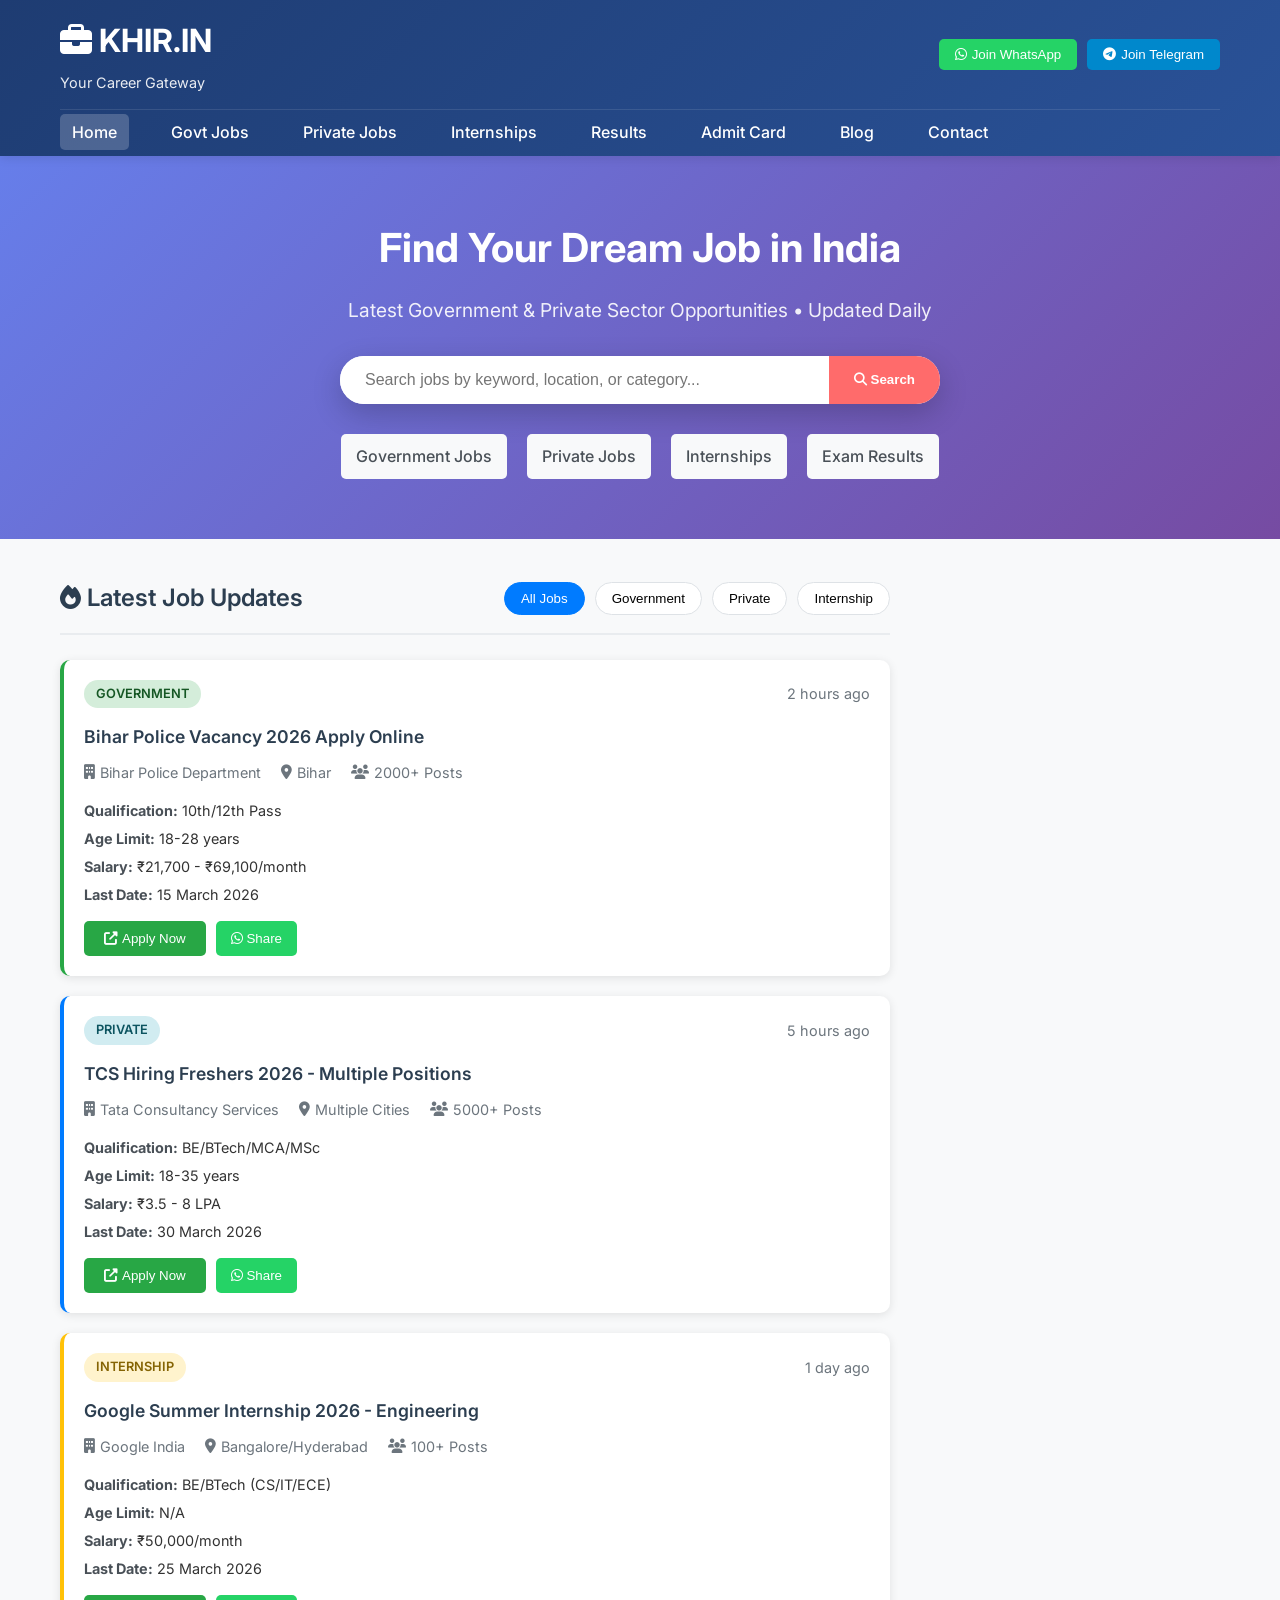
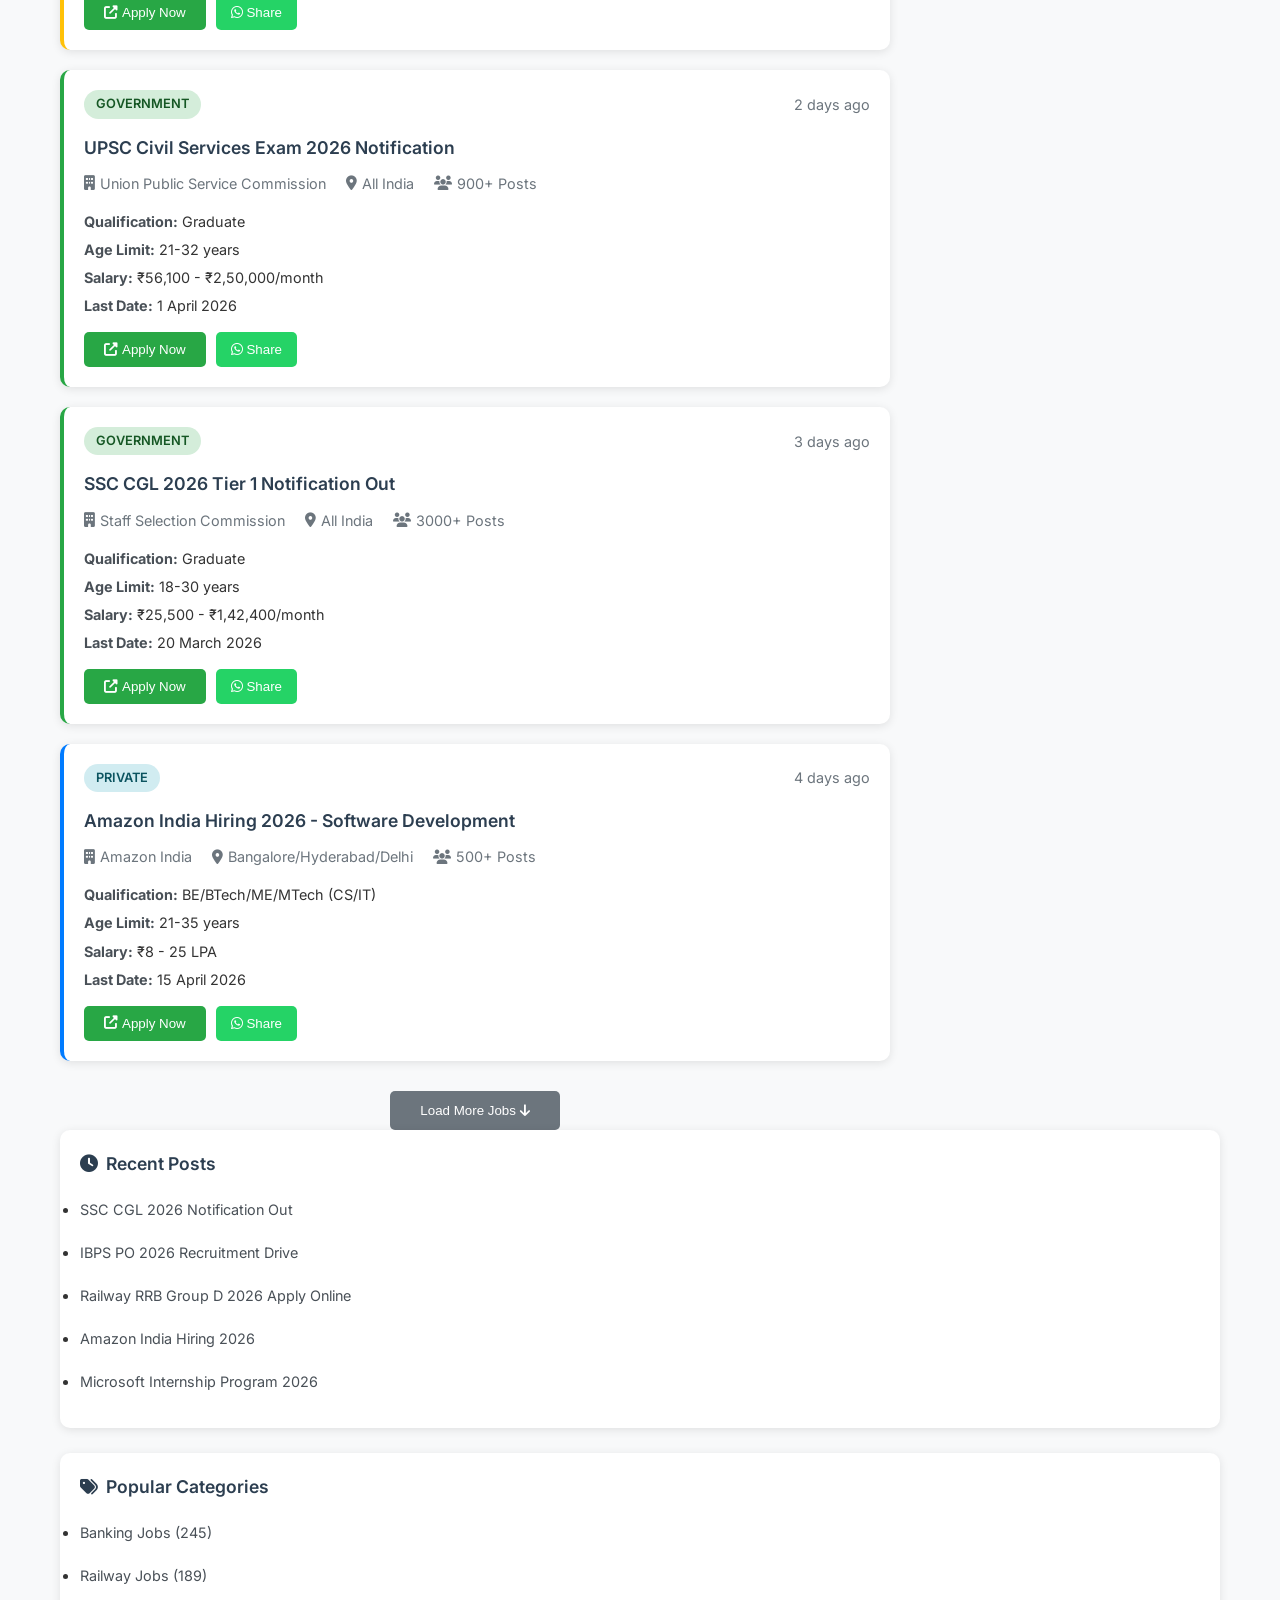
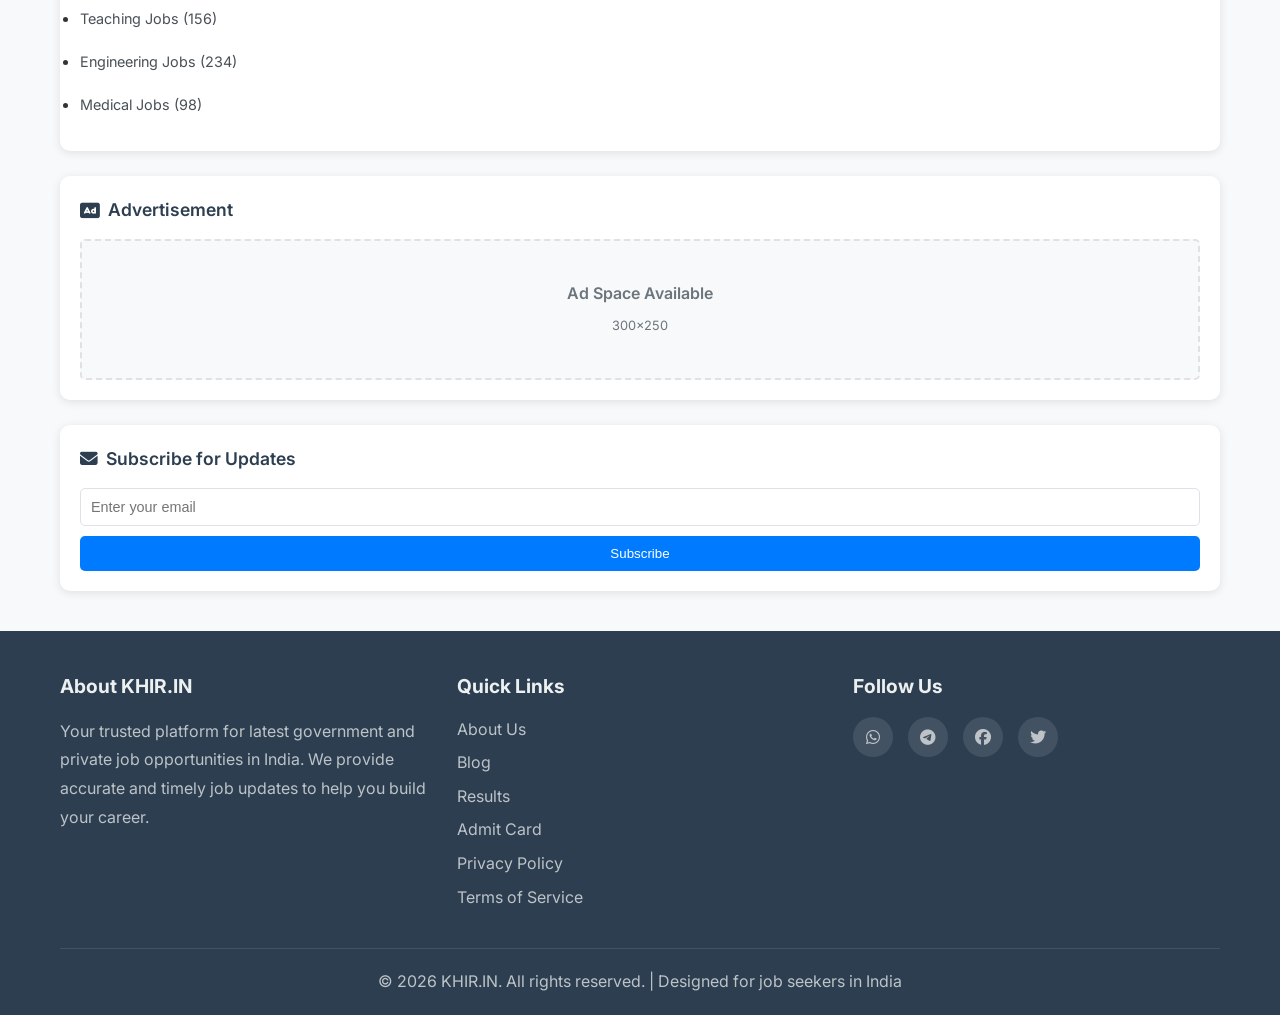
<file: khir.in/index.html>
<!DOCTYPE html>
<html lang="en">
<head>
    <meta charset="UTF-8">
    <meta name="viewport" content="width=device-width, initial-scale=1.0">
    <title>KHIR.IN - Latest Government & Private Jobs 2026 | Your Career Gateway</title>
    <meta name="description" content="Find latest government jobs, private jobs, internships and exam results in India. Updated daily with new job vacancies. Apply online for your dream job at KHIR.IN.">
    <meta name="keywords" content="government jobs, private jobs, sarkari naukri, latest jobs, job notifications, exam results, admit cards, internships, career portal, job search, employment news">
    <meta name="author" content="KHIR.IN">
    <meta name="robots" content="index, follow">
    <meta name="googlebot" content="index, follow">
    <meta name="language" content="en">
    <meta name="geo.region" content="IN">
    <meta name="geo.placename" content="India">
    <meta name="theme-color" content="#007bff">
    
    <!-- Open Graph Meta Tags -->
    <meta property="og:type" content="website">
    <meta property="og:title" content="KHIR.IN - Latest Government & Private Jobs 2026">
    <meta property="og:description" content="Find latest government jobs, private jobs, internships and exam results in India. Updated daily with new job vacancies.">
    <meta property="og:url" content="https://khir.in/">
    <meta property="og:site_name" content="KHIR.IN">
    <meta property="og:image" content="https://khir.in/images/og-image-facebook.png">
    <meta property="og:image:width" content="1200">
    <meta property="og:image:height" content="630">
    <meta property="og:locale" content="en_IN">
    
    <!-- Twitter Card Meta Tags -->
    <meta name="twitter:card" content="summary_large_image">
    <meta name="twitter:site" content="@khirin_jobs">
    <meta name="twitter:title" content="KHIR.IN - Latest Government & Private Jobs 2026">
    <meta name="twitter:description" content="Find latest government jobs, private jobs, internships and exam results in India. Updated daily with new job vacancies.">
    <meta name="twitter:image" content="https://khir.in/images/og-image-twitter.png">
    
    <!-- Favicon and App Icons -->
    <link rel="apple-touch-icon" sizes="180x180" href="/apple-touch-icon.png">
    <link rel="icon" type="image/png" sizes="32x32" href="/favicon-32x32.png">
    <link rel="icon" type="image/png" sizes="16x16" href="/favicon-16x16.png">
    <link rel="manifest" href="/manifest.json">
    <link rel="mask-icon" href="/safari-pinned-tab.svg" color="#007bff">
    <meta name="msapplication-TileColor" content="#007bff">
    <meta name="theme-color" content="#007bff">
    
    <!-- Stylesheets -->
    <link rel="stylesheet" href="styles.css">
    <link rel="stylesheet" href="additional-styles.css">
    <link rel="preconnect" href="https://fonts.googleapis.com">
    <link rel="preconnect" href="https://fonts.gstatic.com" crossorigin>
    <link href="https://fonts.googleapis.com/css2?family=Inter:wght@300;400;500;600;700&display=swap" rel="stylesheet">
    <link rel="stylesheet" href="https://cdnjs.cloudflare.com/ajax/libs/font-awesome/6.4.0/css/all.min.css">
</head>
<body>
    <!-- Header -->
    <header class="header">
        <div class="container">
            <div class="header-top">
                <div class="logo">
                    <h1><i class="fas fa-briefcase"></i> KHIR.IN</h1>
                    <p>Your Career Gateway</p>
                </div>
                <div class="header-actions">
                    <button class="btn-whatsapp"><i class="fab fa-whatsapp"></i> Join WhatsApp</button>
                    <button class="btn-telegram"><i class="fab fa-telegram"></i> Join Telegram</button>
                </div>
            </div>
            <nav class="main-nav">
                <ul>
                    <li><a href="#home" class="active">Home</a></li>
                    <li><a href="#govt-jobs">Govt Jobs</a></li>
                    <li><a href="#private-jobs">Private Jobs</a></li>
                    <li><a href="#internships">Internships</a></li>
                    <li><a href="results.html">Results</a></li>
                    <li><a href="admit-card.html">Admit Card</a></li>
                    <li><a href="blog.html">Blog</a></li>
                    <li><a href="contact.html">Contact</a></li>
                </ul>
            </nav>
        </div>
    </header>

    <!-- Hero Section -->
    <section class="hero">
        <div class="container">
            <div class="hero-content">
                <h2>Find Your Dream Job in India</h2>
                <p>Latest Government & Private Sector Opportunities • Updated Daily</p>
                <div class="search-box">
                    <input type="text" placeholder="Search jobs by keyword, location, or category..." id="searchInput">
                    <button type="button" onclick="searchJobs()"><i class="fas fa-search"></i> Search</button>
                </div>
                <div class="quick-links">
                    <a href="#govt-jobs" class="quick-link">Government Jobs</a>
                    <a href="#private-jobs" class="quick-link">Private Jobs</a>
                    <a href="#internships" class="quick-link">Internships</a>
                    <a href="#results" class="quick-link">Exam Results</a>
                </div>
            </div>
        </div>
    </section>

    <!-- Main Content -->
    <main class="main-content">
        <div class="container">
            <div class="content-grid">
                <!-- Latest Jobs Section -->
                <section class="latest-jobs">
                    <div class="section-header">
                        <h3><i class="fas fa-fire"></i> Latest Job Updates</h3>
                        <div class="filter-tabs">
                            <button class="tab-btn active" data-category="all">All Jobs</button>
                            <button class="tab-btn" data-category="govt">Government</button>
                            <button class="tab-btn" data-category="private">Private</button>
                            <button class="tab-btn" data-category="internship">Internship</button>
                        </div>
                    </div>
                    
                    <div class="job-list" id="jobList">
                        <!-- Job Card 1 -->
                        <article class="job-card" data-category="govt">
                            <div class="job-header">
                                <span class="job-type govt">Government</span>
                                <span class="job-date">2 hours ago</span>
                            </div>
                            <h4><a href="#job-detail">Bihar Police Vacancy 2026 Apply Online</a></h4>
                            <div class="job-meta">
                                <span><i class="fas fa-building"></i> Bihar Police Department</span>
                                <span><i class="fas fa-map-marker-alt"></i> Bihar</span>
                                <span><i class="fas fa-users"></i> 2000+ Posts</span>
                            </div>
                            <div class="job-details">
                                <p><strong>Qualification:</strong> 10th/12th Pass</p>
                                <p><strong>Age Limit:</strong> 18-28 years</p>
                                <p><strong>Salary:</strong> ₹21,700 - ₹69,100/month</p>
                                <p><strong>Last Date:</strong> 15 March 2026</p>
                            </div>
                            <div class="job-actions">
                                <button class="btn-apply"><i class="fas fa-external-link-alt"></i> Apply Now</button>
                                <button class="btn-whatsapp-small"><i class="fab fa-whatsapp"></i> Share</button>
                            </div>
                        </article>

                        <!-- Job Card 2 -->
                        <article class="job-card" data-category="private">
                            <div class="job-header">
                                <span class="job-type private">Private</span>
                                <span class="job-date">5 hours ago</span>
                            </div>
                            <h4><a href="#job-detail">TCS Hiring Freshers 2026 - Multiple Positions</a></h4>
                            <div class="job-meta">
                                <span><i class="fas fa-building"></i> Tata Consultancy Services</span>
                                <span><i class="fas fa-map-marker-alt"></i> Multiple Cities</span>
                                <span><i class="fas fa-users"></i> 5000+ Posts</span>
                            </div>
                            <div class="job-details">
                                <p><strong>Qualification:</strong> BE/BTech/MCA/MSc</p>
                                <p><strong>Age Limit:</strong> 18-35 years</p>
                                <p><strong>Salary:</strong> ₹3.5 - 8 LPA</p>
                                <p><strong>Last Date:</strong> 30 March 2026</p>
                            </div>
                            <div class="job-actions">
                                <button class="btn-apply"><i class="fas fa-external-link-alt"></i> Apply Now</button>
                                <button class="btn-whatsapp-small"><i class="fab fa-whatsapp"></i> Share</button>
                            </div>
                        </article>

                        <!-- Job Card 3 -->
                        <article class="job-card" data-category="internship">
                            <div class="job-header">
                                <span class="job-type internship">Internship</span>
                                <span class="job-date">1 day ago</span>
                            </div>
                            <h4><a href="#job-detail">Google Summer Internship 2026 - Engineering</a></h4>
                            <div class="job-meta">
                                <span><i class="fas fa-building"></i> Google India</span>
                                <span><i class="fas fa-map-marker-alt"></i> Bangalore/Hyderabad</span>
                                <span><i class="fas fa-users"></i> 100+ Posts</span>
                            </div>
                            <div class="job-details">
                                <p><strong>Qualification:</strong> BE/BTech (CS/IT/ECE)</p>
                                <p><strong>Stipend:</strong> ₹50,000/month</p>
                                <p><strong>Duration:</strong> 3 months</p>
                                <p><strong>Last Date:</strong> 25 March 2026</p>
                            </div>
                            <div class="job-actions">
                                <button class="btn-apply"><i class="fas fa-external-link-alt"></i> Apply Now</button>
                                <button class="btn-whatsapp-small"><i class="fab fa-whatsapp"></i> Share</button>
                            </div>
                        </article>

                        <!-- Job Card 4 -->
                        <article class="job-card" data-category="govt">
                            <div class="job-header">
                                <span class="job-type govt">Government</span>
                                <span class="job-date">2 days ago</span>
                            </div>
                            <h4><a href="#job-detail">UPSC Civil Services Exam 2026 Notification</a></h4>
                            <div class="job-meta">
                                <span><i class="fas fa-building"></i> Union Public Service Commission</span>
                                <span><i class="fas fa-map-marker-alt"></i> All India</span>
                                <span><i class="fas fa-users"></i> 900+ Posts</span>
                            </div>
                            <div class="job-details">
                                <p><strong>Qualification:</strong> Graduate</p>
                                <p><strong>Age Limit:</strong> 21-32 years</p>
                                <p><strong>Salary:</strong> ₹56,100 - ₹2,50,000/month</p>
                                <p><strong>Last Date:</strong> 1 April 2026</p>
                            </div>
                            <div class="job-actions">
                                <button class="btn-apply"><i class="fas fa-external-link-alt"></i> Apply Now</button>
                                <button class="btn-whatsapp-small"><i class="fab fa-whatsapp"></i> Share</button>
                            </div>
                        </article>
                    </div>

                    <div class="load-more">
                        <button class="btn-load-more">Load More Jobs <i class="fas fa-arrow-down"></i></button>
                    </div>
                </section>
            </div>

            <!-- Sidebar -->
            <aside class="sidebar">
                <!-- Recent Posts -->
                <div class="widget">
                    <h3><i class="fas fa-clock"></i> Recent Posts</h3>
                    <ul class="recent-posts">
                        <li><a href="#post1">SSC CGL 2026 Notification Out</a></li>
                        <li><a href="#post2">IBPS PO 2026 Recruitment Drive</a></li>
                        <li><a href="#post3">Railway RRB Group D 2026 Apply Online</a></li>
                        <li><a href="#post4">Amazon India Hiring 2026</a></li>
                        <li><a href="#post5">Microsoft Internship Program 2026</a></li>
                    </ul>
                </div>

                <!-- Popular Categories -->
                <div class="widget">
                    <h3><i class="fas fa-tags"></i> Popular Categories</h3>
                    <ul class="categories">
                        <li><a href="#banking">Banking Jobs (245)</a></li>
                        <li><a href="#railway">Railway Jobs (189)</a></li>
                        <li><a href="#teaching">Teaching Jobs (156)</a></li>
                        <li><a href="#engineering">Engineering Jobs (234)</a></li>
                        <li><a href="#medical">Medical Jobs (98)</a></li>
                    </ul>
                </div>

                <!-- Advertisement -->
                <div class="widget ad-widget">
                    <h3><i class="fas fa-ad"></i> Advertisement</h3>
                    <div class="ad-space">
                        <p>Ad Space Available</p>
                        <span>300x250</span>
                    </div>
                </div>

                <!-- Newsletter -->
                <div class="widget">
                    <h3><i class="fas fa-envelope"></i> Subscribe for Updates</h3>
                    <form class="newsletter-form">
                        <input type="email" placeholder="Enter your email" required>
                        <button type="submit">Subscribe</button>
                    </form>
                </div>
            </aside>
        </div>
    </main>

    <!-- Footer -->
    <footer class="footer">
        <div class="container">
            <div class="footer-content">
                <div class="footer-section">
                    <h4>About KHIR.IN</h4>
                    <p>Your trusted platform for latest government and private job opportunities in India. We provide accurate and timely job updates to help you build your career.</p>
                </div>
                <div class="footer-section">
                    <h4>Quick Links</h4>
                    <ul>
                        <li><a href="about.html">About Us</a></li>
                        <li><a href="blog.html">Blog</a></li>
                        <li><a href="results.html">Results</a></li>
                        <li><a href="admit-card.html">Admit Card</a></li>
                        <li><a href="privacy-policy.html">Privacy Policy</a></li>
                        <li><a href="terms-of-service.html">Terms of Service</a></li>
                    </ul>
                </div>
                <div class="footer-section">
                    <h4>Follow Us</h4>
                    <div class="social-links">
                        <a href="#whatsapp"><i class="fab fa-whatsapp"></i></a>
                        <a href="#telegram"><i class="fab fa-telegram"></i></a>
                        <a href="#facebook"><i class="fab fa-facebook"></i></a>
                        <a href="#twitter"><i class="fab fa-twitter"></i></a>
                    </div>
                </div>
            </div>
            <div class="footer-bottom">
                <p>&copy; 2026 KHIR.IN. All rights reserved. | Designed for job seekers in India</p>
            </div>
        </div>
    </footer>

    <script src="script.js"></script>

<!-- Structured Data for SEO -->
<script type="application/ld+json">
{
  "@context": "https://schema.org",
  "@type": "WebSite",
  "name": "KHIR.IN",
  "alternateName": "KHIR Job Portal",
  "url": "https://khir.in/",
  "description": "Your trusted platform for latest government and private job opportunities in India",
  "potentialAction": {
    "@type": "SearchAction",
    "target": "https://khir.in/?search={search_term_string}",
    "query-input": "required name=search_term_string"
  },
  "publisher": {
    "@type": "Organization",
    "name": "KHIR.IN",
    "url": "https://khir.in/",
    "logo": {
      "@type": "ImageObject",
      "url": "https://khir.in/images/logo.png",
      "width": 512,
      "height": 512
    }
  }
}
</script>
</body>
</html>
</file>
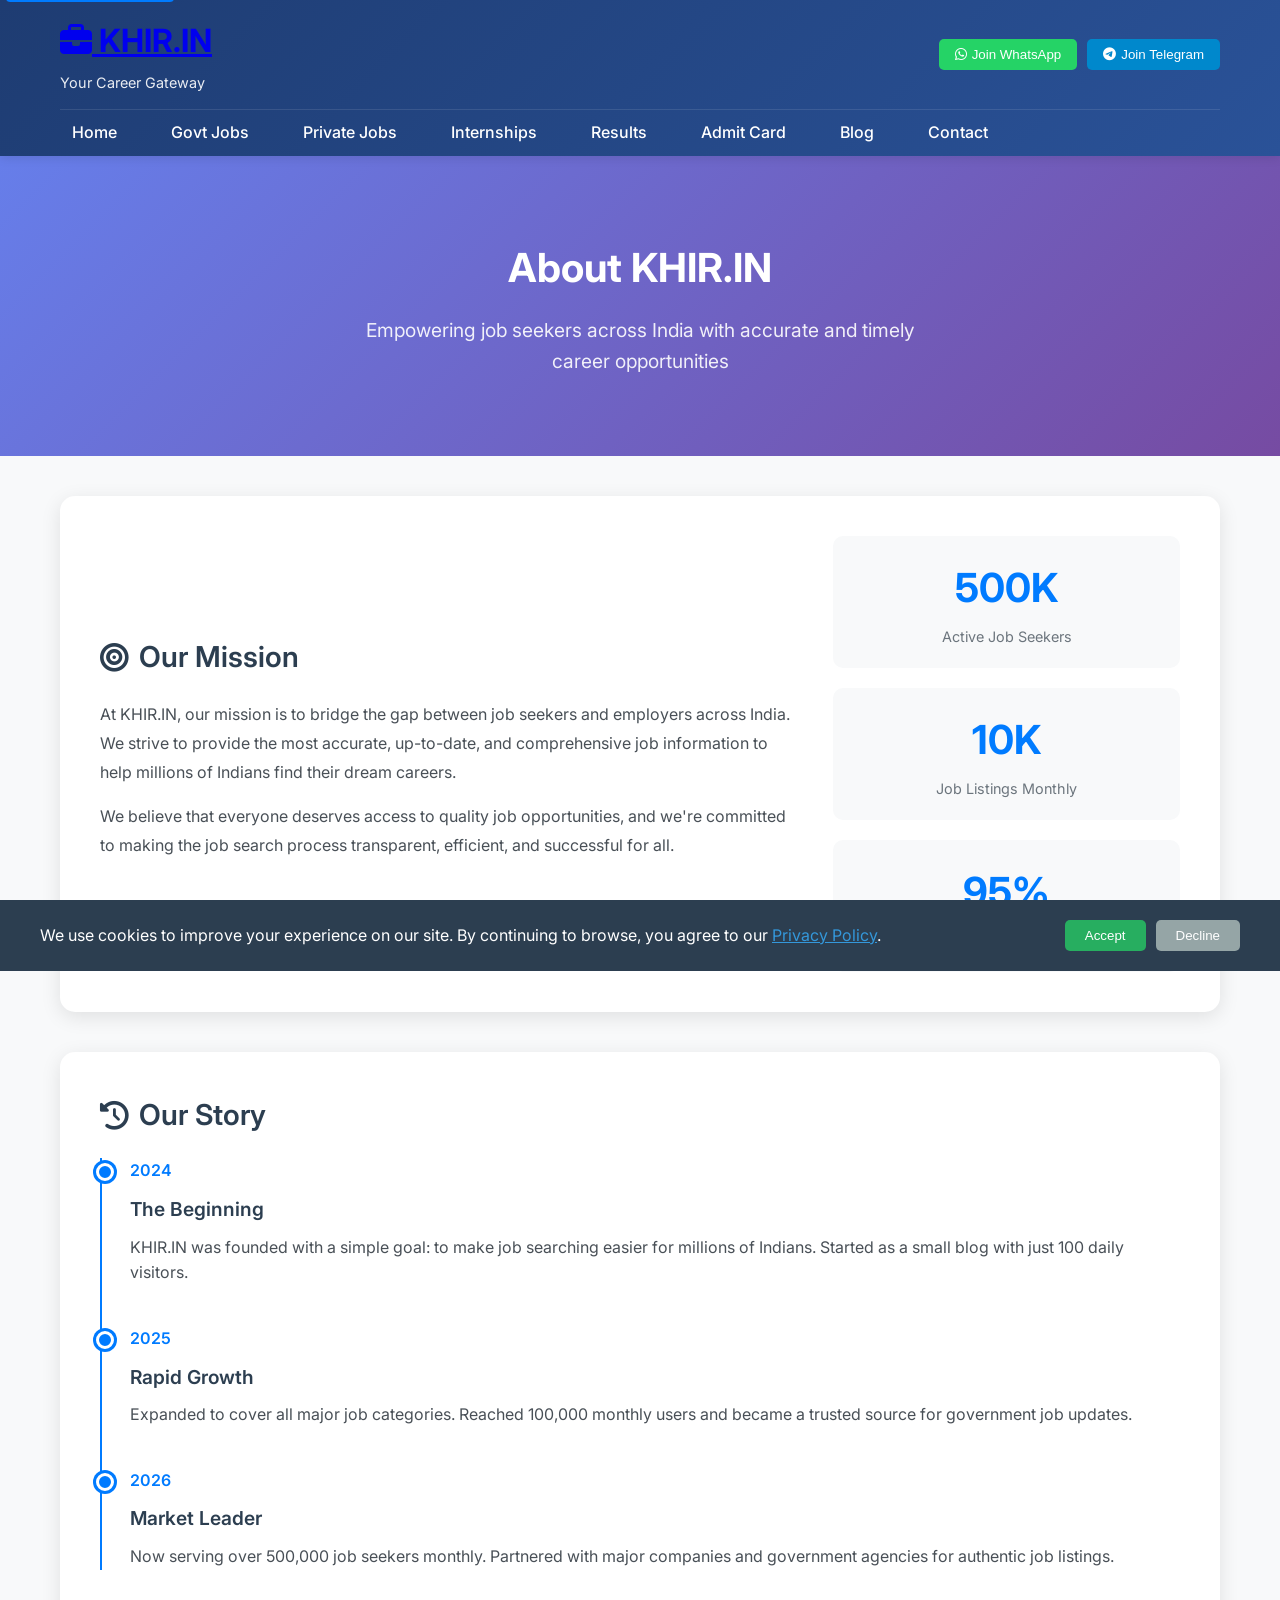
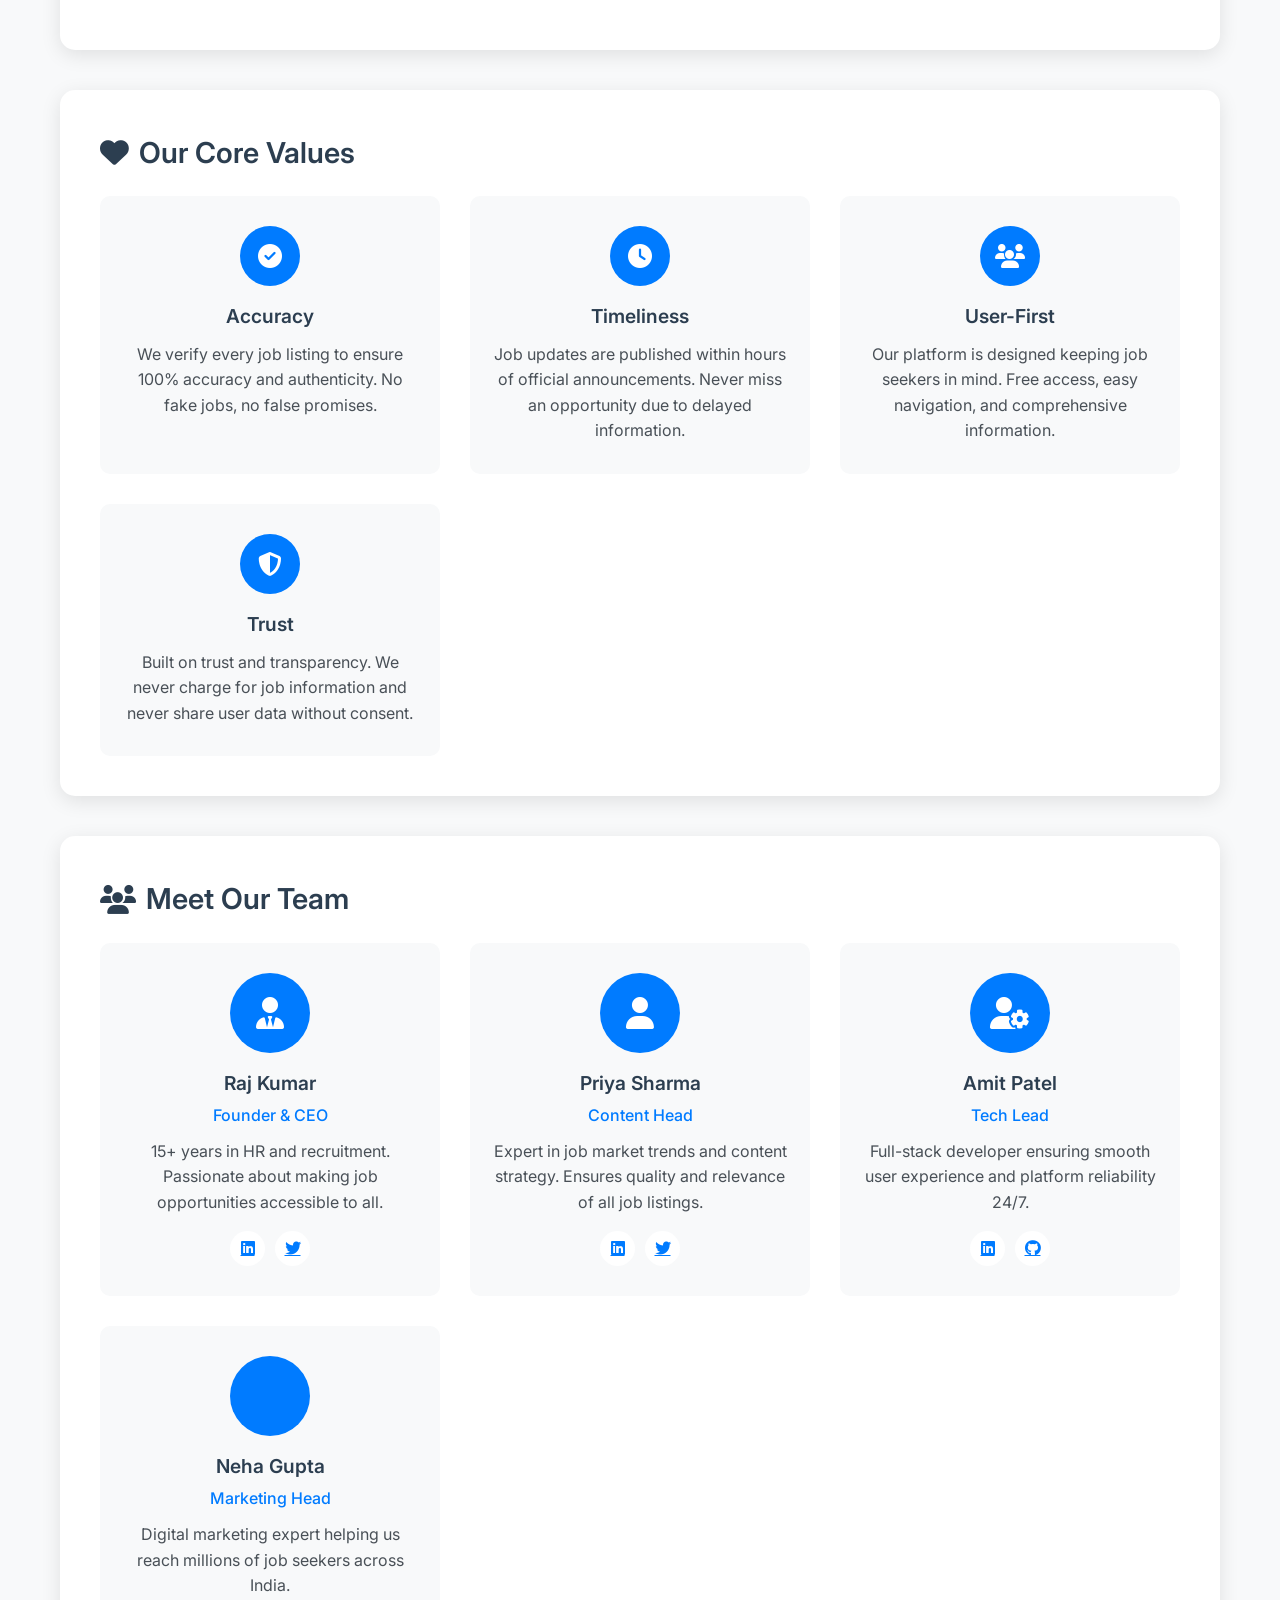
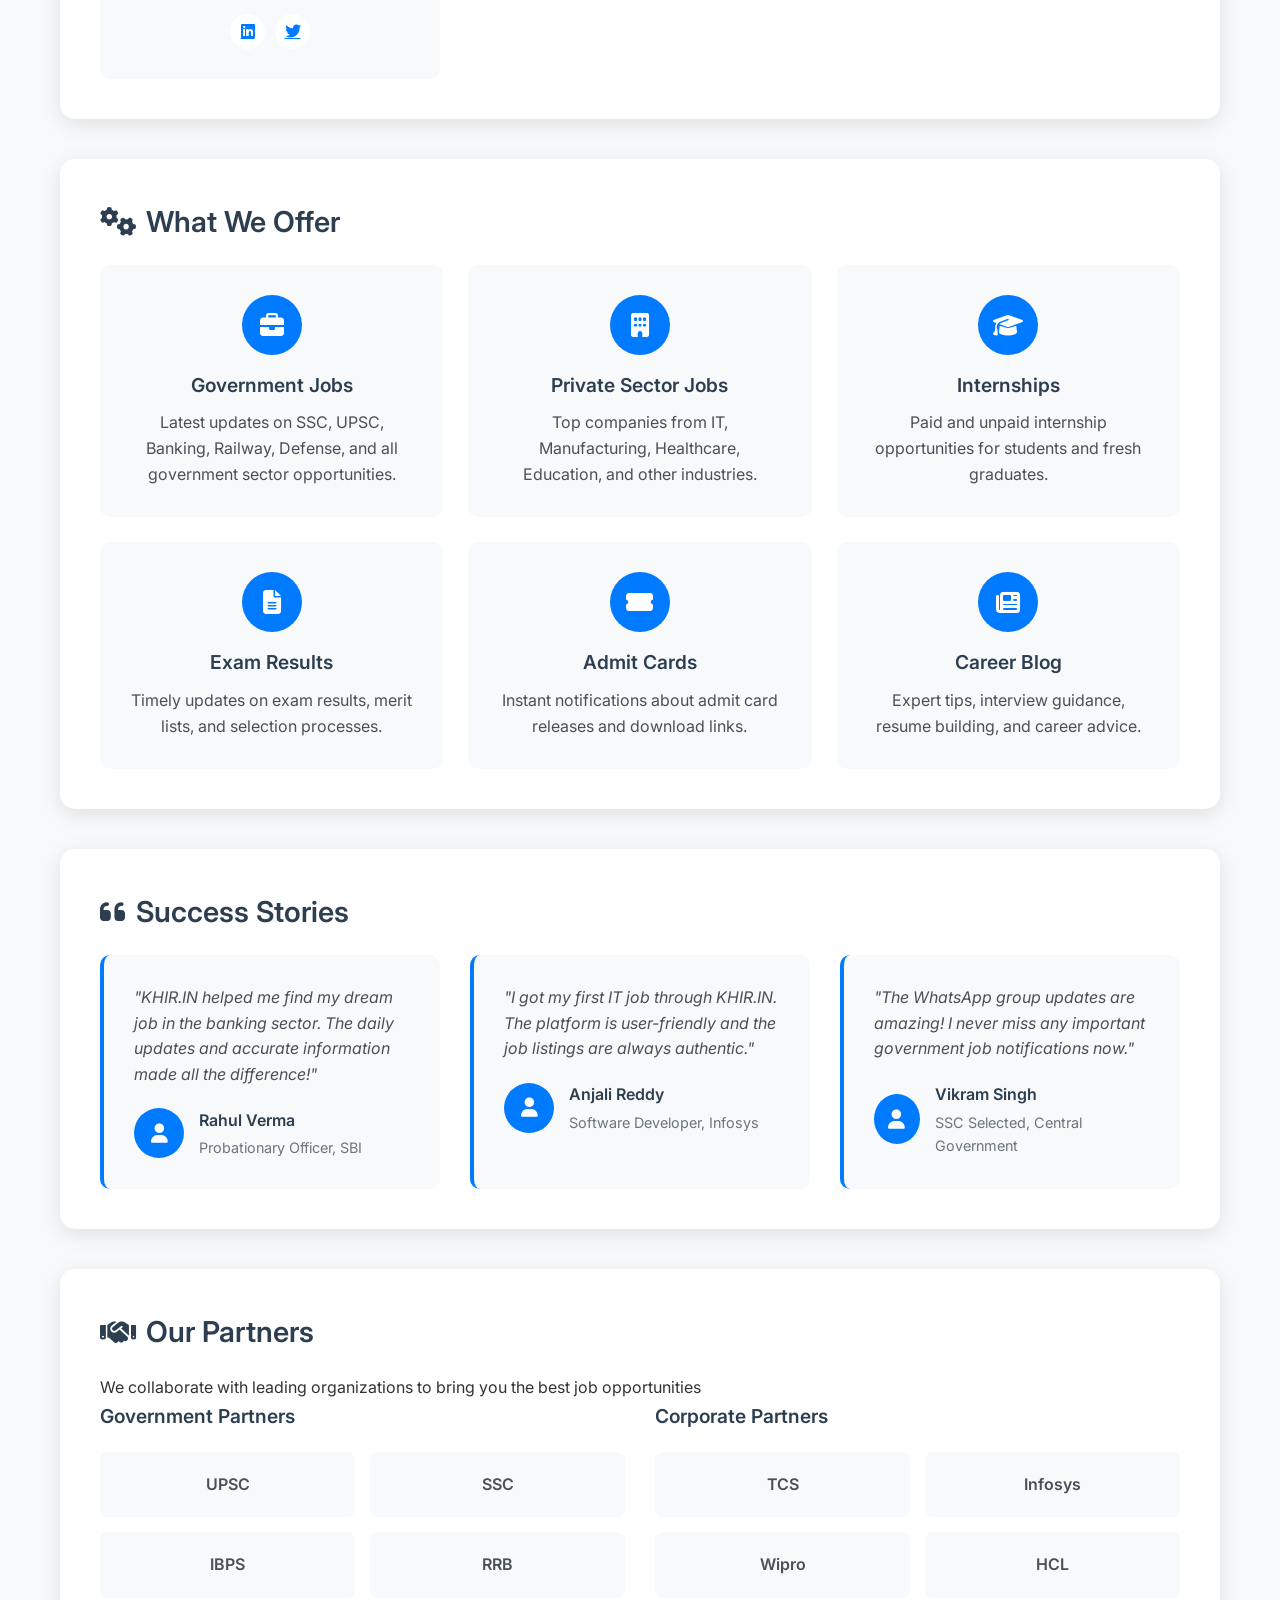
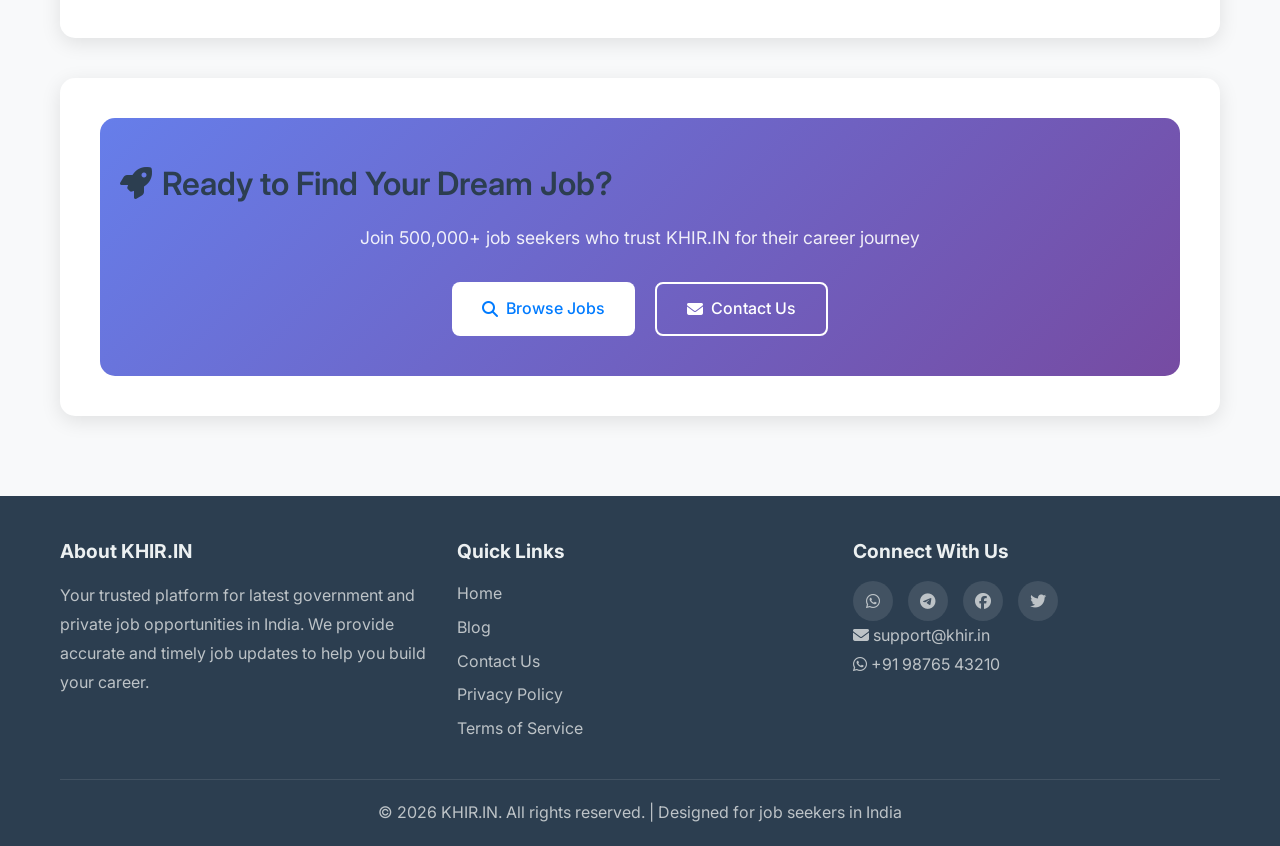
<file: khir.in/about.html>
<!DOCTYPE html>
<html lang="en">
<head>
    <meta charset="UTF-8">
    <meta name="viewport" content="width=device-width, initial-scale=1.0">
    <title>About Us - KHIR.IN | Your Career Gateway</title>
    <meta name="description" content="Learn about KHIR.IN - India's trusted job portal for government and private sector opportunities. Our mission is to help job seekers find their dream careers.">
    <link rel="stylesheet" href="styles.css">
    <link rel="stylesheet" href="page-styles.css">
    <link rel="preconnect" href="https://fonts.googleapis.com">
    <link rel="preconnect" href="https://fonts.gstatic.com" crossorigin>
    <link href="https://fonts.googleapis.com/css2?family=Inter:wght@300;400;500;600;700&display=swap" rel="stylesheet">
    <link rel="stylesheet" href="https://cdnjs.cloudflare.com/ajax/libs/font-awesome/6.4.0/css/all.min.css">
</head>
<body>
    <!-- Header -->
    <header class="header">
        <div class="container">
            <div class="header-top">
                <div class="logo">
                    <h1><a href="index.html"><i class="fas fa-briefcase"></i> KHIR.IN</a></h1>
                    <p>Your Career Gateway</p>
                </div>
                <div class="header-actions">
                    <button class="btn-whatsapp"><i class="fab fa-whatsapp"></i> Join WhatsApp</button>
                    <button class="btn-telegram"><i class="fab fa-telegram"></i> Join Telegram</button>
                </div>
            </div>
            <nav class="main-nav">
                <ul>
                    <li><a href="index.html">Home</a></li>
                    <li><a href="#govt-jobs">Govt Jobs</a></li>
                    <li><a href="#private-jobs">Private Jobs</a></li>
                    <li><a href="#internships">Internships</a></li>
                    <li><a href="#results">Results</a></li>
                    <li><a href="#admit-card">Admit Card</a></li>
                    <li><a href="blog.html">Blog</a></li>
                    <li><a href="contact.html">Contact</a></li>
                </ul>
            </nav>
        </div>
    </header>

    <!-- Page Header -->
    <section class="page-header">
        <div class="container">
            <h1>About KHIR.IN</h1>
            <p>Empowering job seekers across India with accurate and timely career opportunities</p>
        </div>
    </section>

    <!-- About Content -->
    <main class="about-main">
        <div class="container">
            <!-- Mission Section -->
            <section class="mission-section">
                <div class="section-card">
                    <div class="mission-grid">
                        <div class="mission-content">
                            <h2><i class="fas fa-bullseye"></i> Our Mission</h2>
                            <p>At KHIR.IN, our mission is to bridge the gap between job seekers and employers across India. We strive to provide the most accurate, up-to-date, and comprehensive job information to help millions of Indians find their dream careers.</p>
                            <p>We believe that everyone deserves access to quality job opportunities, and we're committed to making the job search process transparent, efficient, and successful for all.</p>
                        </div>
                        <div class="mission-stats">
                            <div class="stat-item">
                                <div class="stat-number">500K+</div>
                                <div class="stat-label">Active Job Seekers</div>
                            </div>
                            <div class="stat-item">
                                <div class="stat-number">10K+</div>
                                <div class="stat-label">Job Listings Monthly</div>
                            </div>
                            <div class="stat-item">
                                <div class="stat-number">95%</div>
                                <div class="stat-label">Success Rate</div>
                            </div>
                        </div>
                    </div>
                </div>
            </section>

            <!-- Story Section -->
            <section class="story-section">
                <div class="section-card">
                    <h2><i class="fas fa-history"></i> Our Story</h2>
                    <div class="story-timeline">
                        <div class="timeline-item">
                            <div class="timeline-date">2024</div>
                            <div class="timeline-content">
                                <h3>The Beginning</h3>
                                <p>KHIR.IN was founded with a simple goal: to make job searching easier for millions of Indians. Started as a small blog with just 100 daily visitors.</p>
                            </div>
                        </div>
                        <div class="timeline-item">
                            <div class="timeline-date">2025</div>
                            <div class="timeline-content">
                                <h3>Rapid Growth</h3>
                                <p>Expanded to cover all major job categories. Reached 100,000 monthly users and became a trusted source for government job updates.</p>
                            </div>
                        </div>
                        <div class="timeline-item">
                            <div class="timeline-date">2026</div>
                            <div class="timeline-content">
                                <h3>Market Leader</h3>
                                <p>Now serving over 500,000 job seekers monthly. Partnered with major companies and government agencies for authentic job listings.</p>
                            </div>
                        </div>
                    </div>
                </div>
            </section>

            <!-- Values Section -->
            <section class="values-section">
                <div class="section-card">
                    <h2><i class="fas fa-heart"></i> Our Core Values</h2>
                    <div class="values-grid">
                        <div class="value-item">
                            <div class="value-icon">
                                <i class="fas fa-check-circle"></i>
                            </div>
                            <h3>Accuracy</h3>
                            <p>We verify every job listing to ensure 100% accuracy and authenticity. No fake jobs, no false promises.</p>
                        </div>
                        <div class="value-item">
                            <div class="value-icon">
                                <i class="fas fa-clock"></i>
                            </div>
                            <h3>Timeliness</h3>
                            <p>Job updates are published within hours of official announcements. Never miss an opportunity due to delayed information.</p>
                        </div>
                        <div class="value-item">
                            <div class="value-icon">
                                <i class="fas fa-users"></i>
                            </div>
                            <h3>User-First</h3>
                            <p>Our platform is designed keeping job seekers in mind. Free access, easy navigation, and comprehensive information.</p>
                        </div>
                        <div class="value-item">
                            <div class="value-icon">
                                <i class="fas fa-shield-alt"></i>
                            </div>
                            <h3>Trust</h3>
                            <p>Built on trust and transparency. We never charge for job information and never share user data without consent.</p>
                        </div>
                    </div>
                </div>
            </section>

            <!-- Team Section -->
            <section class="team-section">
                <div class="section-card">
                    <h2><i class="fas fa-users"></i> Meet Our Team</h2>
                    <div class="team-grid">
                        <div class="team-member">
                            <div class="member-avatar">
                                <i class="fas fa-user-tie"></i>
                            </div>
                            <h3>Raj Kumar</h3>
                            <p class="member-role">Founder & CEO</p>
                            <p class="member-bio">15+ years in HR and recruitment. Passionate about making job opportunities accessible to all.</p>
                            <div class="member-social">
                                <a href="#linkedin"><i class="fab fa-linkedin"></i></a>
                                <a href="#twitter"><i class="fab fa-twitter"></i></a>
                            </div>
                        </div>
                        <div class="team-member">
                            <div class="member-avatar">
                                <i class="fas fa-user"></i>
                            </div>
                            <h3>Priya Sharma</h3>
                            <p class="member-role">Content Head</p>
                            <p class="member-bio">Expert in job market trends and content strategy. Ensures quality and relevance of all job listings.</p>
                            <div class="member-social">
                                <a href="#linkedin"><i class="fab fa-linkedin"></i></a>
                                <a href="#twitter"><i class="fab fa-twitter"></i></a>
                            </div>
                        </div>
                        <div class="team-member">
                            <div class="member-avatar">
                                <i class="fas fa-user-cog"></i>
                            </div>
                            <h3>Amit Patel</h3>
                            <p class="member-role">Tech Lead</p>
                            <p class="member-bio">Full-stack developer ensuring smooth user experience and platform reliability 24/7.</p>
                            <div class="member-social">
                                <a href="#linkedin"><i class="fab fa-linkedin"></i></a>
                                <a href="#github"><i class="fab fa-github"></i></a>
                            </div>
                        </div>
                        <div class="team-member">
                            <div class="member-avatar">
                                <i class="fas fa-user-chart"></i>
                            </div>
                            <h3>Neha Gupta</h3>
                            <p class="member-role">Marketing Head</p>
                            <p class="member-bio">Digital marketing expert helping us reach millions of job seekers across India.</p>
                            <div class="member-social">
                                <a href="#linkedin"><i class="fab fa-linkedin"></i></a>
                                <a href="#twitter"><i class="fab fa-twitter"></i></a>
                            </div>
                        </div>
                    </div>
                </div>
            </section>

            <!-- Services Section -->
            <section class="services-section">
                <div class="section-card">
                    <h2><i class="fas fa-cogs"></i> What We Offer</h2>
                    <div class="services-grid">
                        <div class="service-item">
                            <div class="service-icon">
                                <i class="fas fa-briefcase"></i>
                            </div>
                            <h3>Government Jobs</h3>
                            <p>Latest updates on SSC, UPSC, Banking, Railway, Defense, and all government sector opportunities.</p>
                        </div>
                        <div class="service-item">
                            <div class="service-icon">
                                <i class="fas fa-building"></i>
                            </div>
                            <h3>Private Sector Jobs</h3>
                            <p>Top companies from IT, Manufacturing, Healthcare, Education, and other industries.</p>
                        </div>
                        <div class="service-item">
                            <div class="service-icon">
                                <i class="fas fa-graduation-cap"></i>
                            </div>
                            <h3>Internships</h3>
                            <p>Paid and unpaid internship opportunities for students and fresh graduates.</p>
                        </div>
                        <div class="service-item">
                            <div class="service-icon">
                                <i class="fas fa-file-alt"></i>
                            </div>
                            <h3>Exam Results</h3>
                            <p>Timely updates on exam results, merit lists, and selection processes.</p>
                        </div>
                        <div class="service-item">
                            <div class="service-icon">
                                <i class="fas fa-ticket-alt"></i>
                            </div>
                            <h3>Admit Cards</h3>
                            <p>Instant notifications about admit card releases and download links.</p>
                        </div>
                        <div class="service-item">
                            <div class="service-icon">
                                <i class="fas fa-newspaper"></i>
                            </div>
                            <h3>Career Blog</h3>
                            <p>Expert tips, interview guidance, resume building, and career advice.</p>
                        </div>
                    </div>
                </div>
            </section>

            <!-- Testimonials Section -->
            <section class="testimonials-section">
                <div class="section-card">
                    <h2><i class="fas fa-quote-left"></i> Success Stories</h2>
                    <div class="testimonials-grid">
                        <div class="testimonial-item">
                            <div class="testimonial-content">
                                <p>"KHIR.IN helped me find my dream job in the banking sector. The daily updates and accurate information made all the difference!"</p>
                            </div>
                            <div class="testimonial-author">
                                <div class="author-avatar">
                                    <i class="fas fa-user"></i>
                                </div>
                                <div class="author-info">
                                    <h4>Rahul Verma</h4>
                                    <p>Probationary Officer, SBI</p>
                                </div>
                            </div>
                        </div>
                        <div class="testimonial-item">
                            <div class="testimonial-content">
                                <p>"I got my first IT job through KHIR.IN. The platform is user-friendly and the job listings are always authentic."</p>
                            </div>
                            <div class="testimonial-author">
                                <div class="author-avatar">
                                    <i class="fas fa-user"></i>
                                </div>
                                <div class="author-info">
                                    <h4>Anjali Reddy</h4>
                                    <p>Software Developer, Infosys</p>
                                </div>
                            </div>
                        </div>
                        <div class="testimonial-item">
                            <div class="testimonial-content">
                                <p>"The WhatsApp group updates are amazing! I never miss any important government job notifications now."</p>
                            </div>
                            <div class="testimonial-author">
                                <div class="author-avatar">
                                    <i class="fas fa-user"></i>
                                </div>
                                <div class="author-info">
                                    <h4>Vikram Singh</h4>
                                    <p>SSC Selected, Central Government</p>
                                </div>
                            </div>
                        </div>
                    </div>
                </div>
            </section>

            <!-- Partners Section -->
            <section class="partners-section">
                <div class="section-card">
                    <h2><i class="fas fa-handshake"></i> Our Partners</h2>
                    <p>We collaborate with leading organizations to bring you the best job opportunities</p>
                    <div class="partners-grid">
                        <div class="partner-category">
                            <h3>Government Partners</h3>
                            <div class="partner-logos">
                                <div class="partner-logo">UPSC</div>
                                <div class="partner-logo">SSC</div>
                                <div class="partner-logo">IBPS</div>
                                <div class="partner-logo">RRB</div>
                            </div>
                        </div>
                        <div class="partner-category">
                            <h3>Corporate Partners</h3>
                            <div class="partner-logos">
                                <div class="partner-logo">TCS</div>
                                <div class="partner-logo">Infosys</div>
                                <div class="partner-logo">Wipro</div>
                                <div class="partner-logo">HCL</div>
                            </div>
                        </div>
                    </div>
                </div>
            </section>

            <!-- CTA Section -->
            <section class="cta-section">
                <div class="section-card">
                    <div class="cta-content">
                        <h2><i class="fas fa-rocket"></i> Ready to Find Your Dream Job?</h2>
                        <p>Join 500,000+ job seekers who trust KHIR.IN for their career journey</p>
                        <div class="cta-buttons">
                            <a href="index.html" class="btn-primary">
                                <i class="fas fa-search"></i> Browse Jobs
                            </a>
                            <a href="contact.html" class="btn-secondary">
                                <i class="fas fa-envelope"></i> Contact Us
                            </a>
                        </div>
                    </div>
                </div>
            </section>
        </div>
    </main>

    <!-- Footer -->
    <footer class="footer">
        <div class="container">
            <div class="footer-content">
                <div class="footer-section">
                    <h4>About KHIR.IN</h4>
                    <p>Your trusted platform for latest government and private job opportunities in India. We provide accurate and timely job updates to help you build your career.</p>
                </div>
                <div class="footer-section">
                    <h4>Quick Links</h4>
                    <ul>
                        <li><a href="index.html">Home</a></li>
                        <li><a href="blog.html">Blog</a></li>
                        <li><a href="contact.html">Contact Us</a></li>
                        <li><a href="#privacy">Privacy Policy</a></li>
                        <li><a href="#terms">Terms of Service</a></li>
                    </ul>
                </div>
                <div class="footer-section">
                    <h4>Connect With Us</h4>
                    <div class="social-links">
                        <a href="#whatsapp"><i class="fab fa-whatsapp"></i></a>
                        <a href="#telegram"><i class="fab fa-telegram"></i></a>
                        <a href="#facebook"><i class="fab fa-facebook"></i></a>
                        <a href="#twitter"><i class="fab fa-twitter"></i></a>
                    </div>
                    <p><i class="fas fa-envelope"></i> support@khir.in</p>
                    <p><i class="fab fa-whatsapp"></i> +91 98765 43210</p>
                </div>
            </div>
            <div class="footer-bottom">
                <p>&copy; 2026 KHIR.IN. All rights reserved. | Designed for job seekers in India</p>
            </div>
        </div>
    </footer>

    <script src="script.js"></script>
    <script src="page-script.js"></script>
</body>
</html>
</file>
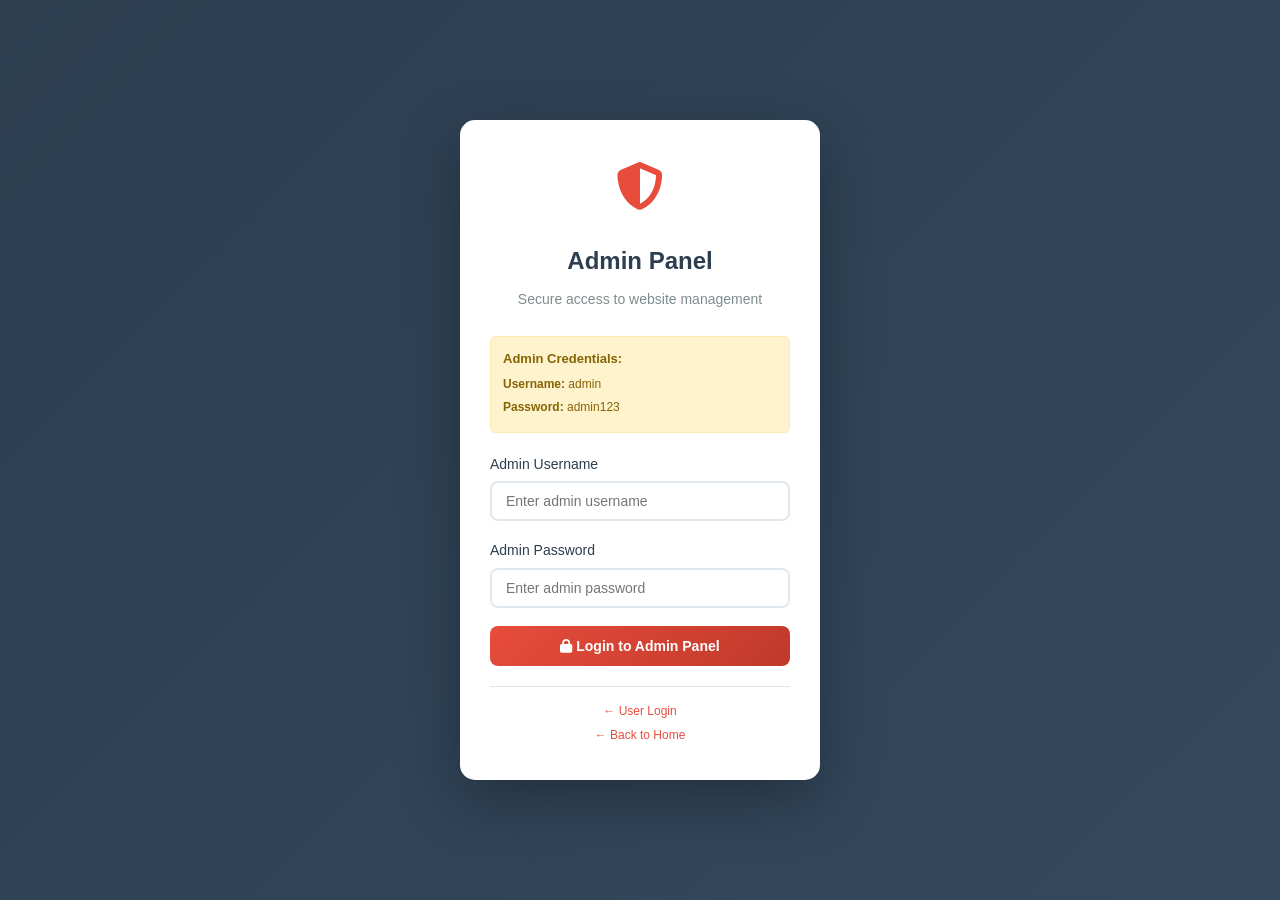
<file: khir.in/admin-login.html>
<!DOCTYPE html>
<html lang="en">
<head>
    <meta charset="UTF-8">
    <meta name="viewport" content="width=device-width, initial-scale=1.0">
    <title>Admin Login - KHIR.IN | Job Portal</title>
    <link rel="stylesheet" href="styles.css">
    <link rel="stylesheet" href="https://cdnjs.cloudflare.com/ajax/libs/font-awesome/6.4.0/css/all.min.css">
    <style>
        .admin-login-body {
            background: linear-gradient(135deg, #2c3e50 0%, #34495e 100%);
            min-height: 100vh;
            display: flex;
            align-items: center;
            justify-content: center;
            font-family: 'Inter', sans-serif;
        }

        .admin-login-wrapper {
            width: 100%;
            max-width: 400px;
            padding: 20px;
        }

        .admin-login-card {
            background: white;
            border-radius: 15px;
            padding: 30px;
            box-shadow: 0 20px 60px rgba(0,0,0,0.3);
        }

        .admin-login-header {
            text-align: center;
            margin-bottom: 25px;
        }

        .admin-login-icon {
            font-size: 48px;
            color: #e74c3c;
            margin-bottom: 15px;
        }

        .admin-login-header h2 {
            color: #2c3e50;
            margin-bottom: 8px;
            font-size: 24px;
        }

        .admin-login-header p {
            color: #7f8c8d;
            font-size: 14px;
        }

        .admin-form-group {
            margin-bottom: 18px;
        }

        .admin-form-group label {
            display: block;
            margin-bottom: 6px;
            color: #2c3e50;
            font-weight: 500;
            font-size: 14px;
        }

        .admin-form-group input {
            width: 100%;
            padding: 10px 14px;
            border: 2px solid #e1e8ed;
            border-radius: 8px;
            font-size: 14px;
            transition: all 0.3s ease;
        }

        .admin-form-group input:focus {
            outline: none;
            border-color: #e74c3c;
            box-shadow: 0 0 0 3px rgba(231, 76, 60, 0.1);
        }

        .admin-btn-login {
            width: 100%;
            padding: 12px;
            background: linear-gradient(135deg, #e74c3c 0%, #c0392b 100%);
            color: white;
            border: none;
            border-radius: 8px;
            font-size: 14px;
            font-weight: 600;
            cursor: pointer;
            transition: transform 0.2s ease;
        }

        .admin-btn-login:hover {
            transform: translateY(-2px);
        }

        .admin-login-footer {
            text-align: center;
            margin-top: 20px;
            padding-top: 15px;
            border-top: 1px solid #e1e8ed;
        }

        .admin-login-footer p {
            color: #7f8c8d;
            font-size: 12px;
            margin-bottom: 5px;
        }

        .admin-login-footer a {
            color: #e74c3c;
            text-decoration: none;
            font-weight: 500;
            font-size: 12px;
        }

        .admin-demo-info {
            background: #fff3cd;
            border: 1px solid #ffeaa7;
            border-radius: 6px;
            padding: 12px;
            margin-bottom: 20px;
            font-size: 12px;
        }

        .admin-demo-info h4 {
            color: #856404;
            margin-bottom: 6px;
            font-size: 13px;
        }

        .admin-demo-info p {
            color: #856404;
            margin: 3px 0;
        }
    </style>
</head>
<body class="admin-login-body">
    <div class="admin-login-wrapper">
        <div class="admin-login-card">
            <div class="admin-login-header">
                <div class="admin-login-icon">
                    <i class="fas fa-shield-alt"></i>
                </div>
                <h2>Admin Panel</h2>
                <p>Secure access to website management</p>
            </div>
            
            <div class="admin-demo-info">
                <h4>Admin Credentials:</h4>
                <p><strong>Username:</strong> admin</p>
                <p><strong>Password:</strong> admin123</p>
            </div>
            
            <form id="adminLoginForm" class="admin-login-form">
                <div class="admin-form-group">
                    <label for="username">Admin Username</label>
                    <input type="text" id="username" name="username" required placeholder="Enter admin username">
                </div>
                
                <div class="admin-form-group">
                    <label for="password">Admin Password</label>
                    <input type="password" id="password" name="password" required placeholder="Enter admin password">
                </div>
                
                <button type="submit" class="admin-btn-login">
                    <i class="fas fa-lock"></i> Login to Admin Panel
                </button>
            </form>
            
            <div class="admin-login-footer">
                <p><a href="login.html">← User Login</a></p>
                <p><a href="index.html">← Back to Home</a></p>
            </div>
        </div>
    </div>
    
    <script>
        document.getElementById('adminLoginForm').addEventListener('submit', function(e) {
            e.preventDefault();
            
            const username = document.getElementById('username').value;
            const password = document.getElementById('password').value;
            
            // Check admin credentials
            if (username === 'admin' && password === 'admin123') {
                alert('Admin login successful! Welcome to KHIR.IN Admin Panel.');
                window.location.href = 'index.html';
            } else {
                alert('Invalid admin credentials. Please use: admin / admin123');
            }
        });
    </script>
</body>
</html>
</file>
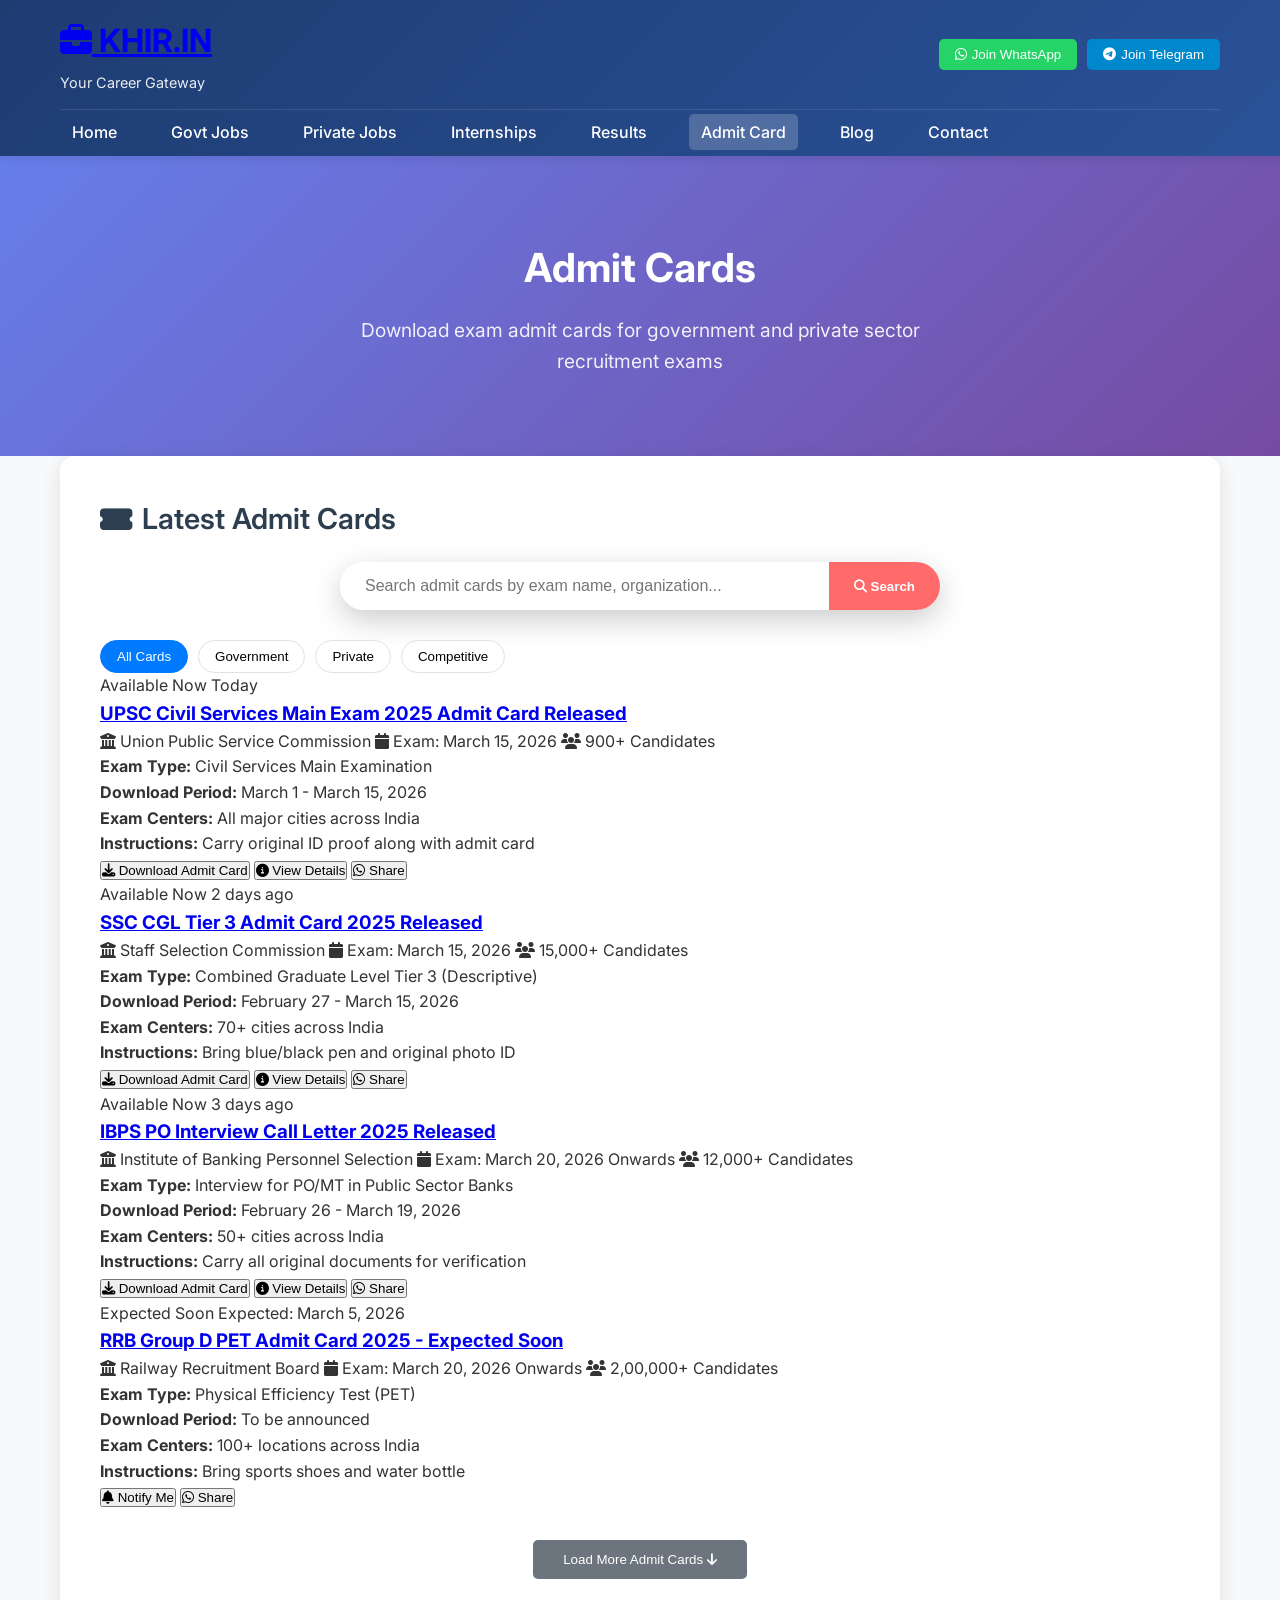
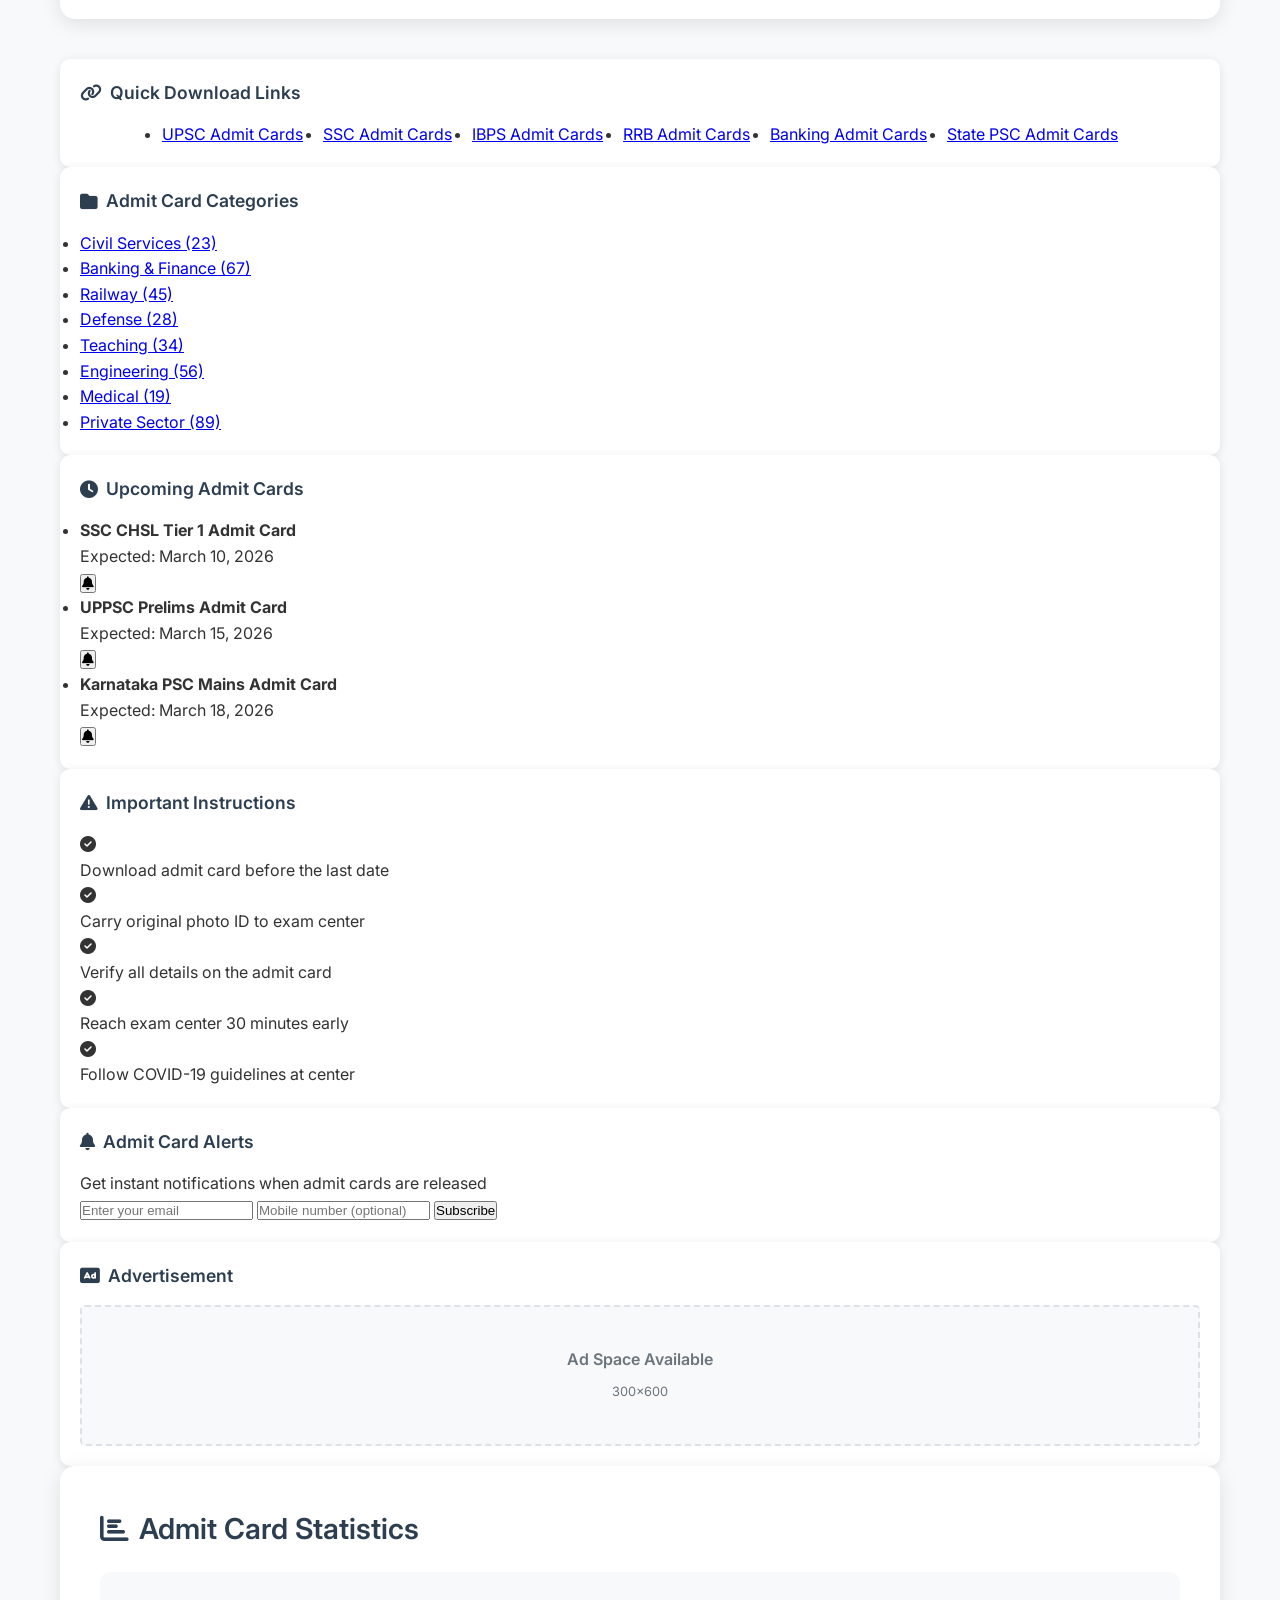
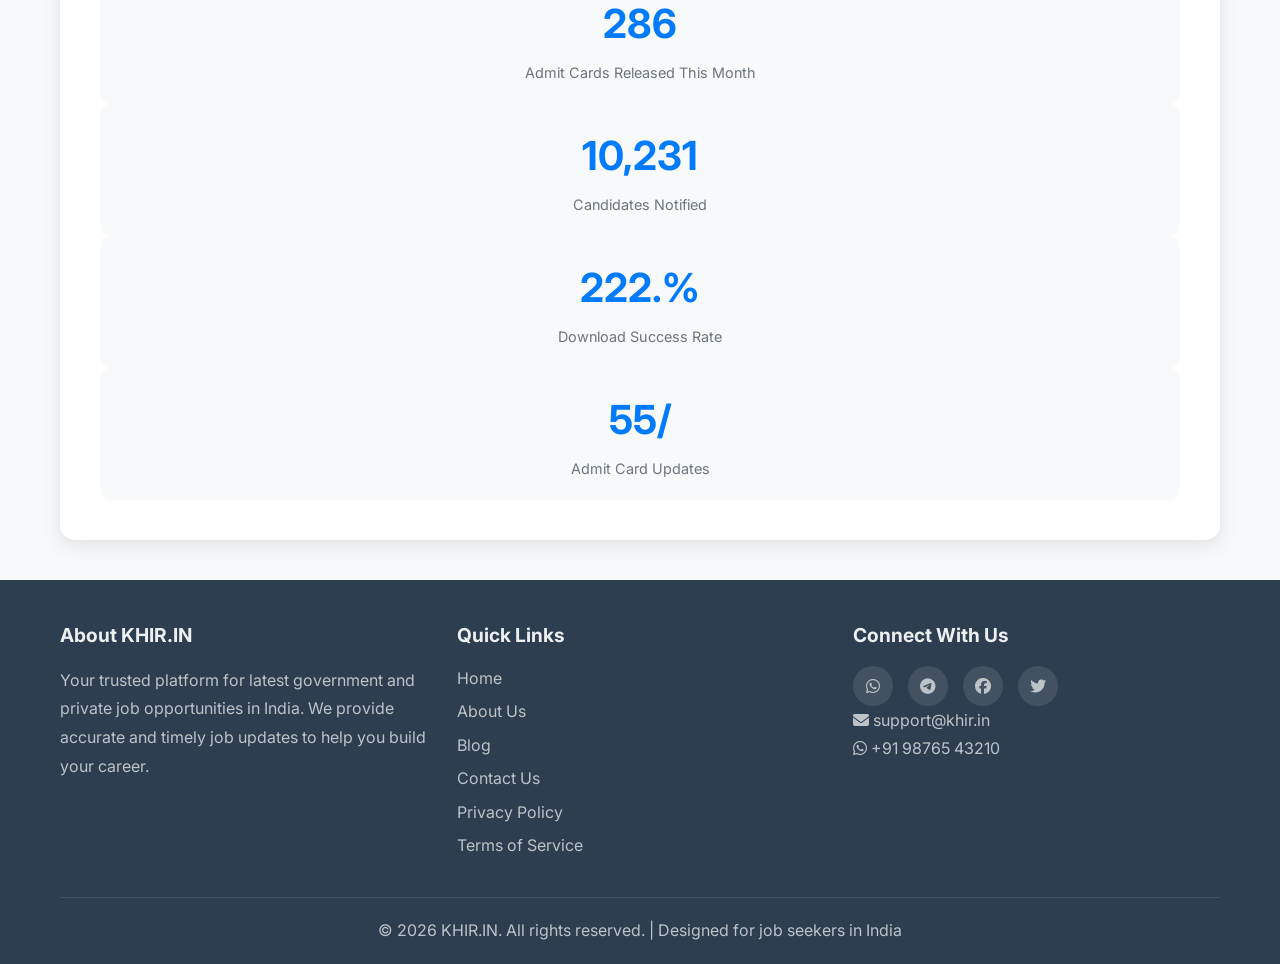
<file: khir.in/admit-card.html>
<!DOCTYPE html>
<html lang="en">
<head>
    <meta charset="UTF-8">
    <meta name="viewport" content="width=device-width, initial-scale=1.0">
    <title>Admit Cards - KHIR.IN | Download Exam Admit Cards</title>
    <meta name="description" content="Download admit cards for government exams, competitive tests, and private sector recruitment. Get instant notifications for admit card releases.">
    <link rel="stylesheet" href="styles.css">
    <link rel="stylesheet" href="page-styles.css">
    <link rel="preconnect" href="https://fonts.googleapis.com">
    <link rel="preconnect" href="https://fonts.gstatic.com" crossorigin>
    <link href="https://fonts.googleapis.com/css2?family=Inter:wght@300;400;500;600;700&display=swap" rel="stylesheet">
    <link rel="stylesheet" href="https://cdnjs.cloudflare.com/ajax/libs/font-awesome/6.4.0/css/all.min.css">
</head>
<body>
    <!-- Header -->
    <header class="header">
        <div class="container">
            <div class="header-top">
                <div class="logo">
                    <h1><a href="index.html"><i class="fas fa-briefcase"></i> KHIR.IN</a></h1>
                    <p>Your Career Gateway</p>
                </div>
                <div class="header-actions">
                    <button class="btn-whatsapp"><i class="fab fa-whatsapp"></i> Join WhatsApp</button>
                    <button class="btn-telegram"><i class="fab fa-telegram"></i> Join Telegram</button>
                </div>
            </div>
            <nav class="main-nav">
                <ul>
                    <li><a href="index.html">Home</a></li>
                    <li><a href="#govt-jobs">Govt Jobs</a></li>
                    <li><a href="#private-jobs">Private Jobs</a></li>
                    <li><a href="#internships">Internships</a></li>
                    <li><a href="#results.html">Results</a></li>
                    <li><a href="admit-card.html" class="active">Admit Card</a></li>
                    <li><a href="blog.html">Blog</a></li>
                    <li><a href="contact.html">Contact</a></li>
                </ul>
            </nav>
        </div>
    </header>

    <!-- Page Header -->
    <section class="page-header">
        <div class="container">
            <h1>Admit Cards</h1>
            <p>Download exam admit cards for government and private sector recruitment exams</p>
        </div>
    </section>

    <!-- Admit Card Content -->
    <main class="admit-card-main">
        <div class="container">
            <div class="admit-card-grid">
                <!-- Main Admit Cards Section -->
                <section class="admit-card-section">
                    <div class="section-card">
                        <h2><i class="fas fa-ticket-alt"></i> Latest Admit Cards</h2>
                        
                        <!-- Search and Filter -->
                        <div class="admit-card-filters">
                            <div class="search-box">
                                <input type="text" placeholder="Search admit cards by exam name, organization..." id="admitSearch">
                                <button type="button" onclick="searchAdmitCards()"><i class="fas fa-search"></i> Search</button>
                            </div>
                            <div class="filter-tabs">
                                <button class="tab-btn active" data-category="all">All Cards</button>
                                <button class="tab-btn" data-category="government">Government</button>
                                <button class="tab-btn" data-category="private">Private</button>
                                <button class="tab-btn" data-category="competitive">Competitive</button>
                            </div>
                        </div>

                        <!-- Admit Cards List -->
                        <div class="admit-cards-list" id="admitCardsList">
                            <!-- Admit Card 1 -->
                            <article class="admit-card-item" data-category="government">
                                <div class="admit-card-header">
                                    <span class="admit-card-badge available">Available Now</span>
                                    <span class="admit-card-date">Released Today</span>
                                </div>
                                <h3><a href="#admit-1">UPSC Civil Services Main Exam 2025 Admit Card Released</a></h3>
                                <div class="admit-card-meta">
                                    <span><i class="fas fa-university"></i> Union Public Service Commission</span>
                                    <span><i class="fas fa-calendar"></i> Exam: March 15, 2026</span>
                                    <span><i class="fas fa-users"></i> 900+ Candidates</span>
                                </div>
                                <div class="admit-card-details">
                                    <p><strong>Exam:</strong> Civil Services Main Examination 2025</p>
                                    <p><strong>Download Period:</strong> March 1 - March 15, 2026</p>
                                    <p><strong>Exam Centers:</strong> All major cities across India</p>
                                    <p><strong>Instructions:</strong> Carry original ID proof along with admit card</p>
                                </div>
                                <div class="admit-card-actions">
                                    <button class="btn-download-admit" onclick="downloadAdmitCard(1)">
                                        <i class="fas fa-download"></i> Download Admit Card
                                    </button>
                                    <button class="btn-view-details" onclick="viewAdmitDetails(1)">
                                        <i class="fas fa-info-circle"></i> View Details
                                    </button>
                                    <button class="btn-share-whatsapp" onclick="shareAdmitCard(1)">
                                        <i class="fab fa-whatsapp"></i> Share
                                    </button>
                                </div>
                            </article>

                            <!-- Admit Card 2 -->
                            <article class="admit-card-item" data-category="government">
                                <div class="admit-card-header">
                                    <span class="admit-card-badge available">Available Now</span>
                                    <span class="admit-card-date">Released 2 days ago</span>
                                </div>
                                <h3><a href="#admit-2">SSC CGL Tier 3 Admit Card 2025 Released</a></h3>
                                <div class="admit-card-meta">
                                    <span><i class="fas fa-university"></i> Staff Selection Commission</span>
                                    <span><i class="fas fa-calendar"></i> Exam: March 15, 2026</span>
                                    <span><i class="fas fa-users"></i> 15,000+ Candidates</span>
                                </div>
                                <div class="admit-card-details">
                                    <p><strong>Exam:</strong> Combined Graduate Level Tier 3 (Descriptive)</p>
                                    <p><strong>Download Period:</strong> February 27 - March 15, 2026</p>
                                    <p><strong>Exam Centers:</strong> 70+ cities across India</p>
                                    <p><strong>Instructions:</strong> Bring blue/black pen and original photo ID</p>
                                </div>
                                <div class="admit-card-actions">
                                    <button class="btn-download-admit" onclick="downloadAdmitCard(2)">
                                        <i class="fas fa-download"></i> Download Admit Card
                                    </button>
                                    <button class="btn-view-details" onclick="viewAdmitDetails(2)">
                                        <i class="fas fa-info-circle"></i> View Details
                                    </button>
                                    <button class="btn-share-whatsapp" onclick="shareAdmitCard(2)">
                                        <i class="fab fa-whatsapp"></i> Share
                                    </button>
                                </div>
                            </article>

                            <!-- Admit Card 3 -->
                            <article class="admit-card-item" data-category="competitive">
                                <div class="admit-card-header">
                                    <span class="admit-card-badge available">Available Now</span>
                                    <span class="admit-card-date">Released 3 days ago</span>
                                </div>
                                <h3><a href="#admit-3">IBPS PO Interview Call Letter 2025 Released</a></h3>
                                <div class="admit-card-meta">
                                    <span><i class="fas fa-university"></i> Institute of Banking Personnel Selection</span>
                                    <span><i class="fas fa-calendar"></i> Interview: March 20, 2026 Onwards</span>
                                    <span><i class="fas fa-users"></i> 12,000+ Candidates</span>
                                </div>
                                <div class="admit-card-details">
                                    <p><strong>Process:</strong> Interview for PO/MT in Public Sector Banks</p>
                                    <p><strong>Download Period:</strong> February 26 - March 19, 2026</p>
                                    <p><strong>Interview Centers:</strong> 50+ cities across India</p>
                                    <p><strong>Instructions:</strong> Carry all original documents for verification</p>
                                </div>
                                <div class="admit-card-actions">
                                    <button class="btn-download-admit" onclick="downloadAdmitCard(3)">
                                        <i class="fas fa-download"></i> Download Call Letter
                                    </button>
                                    <button class="btn-view-details" onclick="viewAdmitDetails(3)">
                                        <i class="fas fa-info-circle"></i> View Details
                                    </button>
                                    <button class="btn-share-whatsapp" onclick="shareAdmitCard(3)">
                                        <i class="fab fa-whatsapp"></i> Share
                                    </button>
                                </div>
                            </article>

                            <!-- Admit Card 4 -->
                            <article class="admit-card-item" data-category="government">
                                <div class="admit-card-header">
                                    <span class="admit-card-badge expected">Expected Soon</span>
                                    <span class="admit-card-date">Expected: March 5, 2026</span>
                                </div>
                                <h3><a href="#admit-4">RRB Group D PET Admit Card 2025 - Expected Soon</a></h3>
                                <div class="admit-card-meta">
                                    <span><i class="fas fa-university"></i> Railway Recruitment Board</span>
                                    <span><i class="fas fa-calendar"></i> PET: March 20, 2026 Onwards</span>
                                    <span><i class="fas fa-users"></i> 2,00,000+ Candidates</span>
                                </div>
                                <div class="admit-card-details">
                                    <p><strong>Process:</strong> Physical Efficiency Test (PET)</p>
                                    <p><strong>Expected Release:</strong> March 5, 2026</p>
                                    <p><strong>Exam Centers:</strong> 100+ locations across India</p>
                                    <p><strong>Instructions:</strong> Bring sports shoes and water bottle</p>
                                </div>
                                <div class="admit-card-actions">
                                    <button class="btn-notify" onclick="notifyAdmitCard(4)">
                                        <i class="fas fa-bell"></i> Notify Me
                                    </button>
                                    <button class="btn-share-whatsapp" onclick="shareAdmitCard(4)">
                                        <i class="fab fa-whatsapp"></i> Share
                                    </button>
                                </div>
                            </article>

                            <!-- Admit Card 5 -->
                            <article class="admit-card-item" data-category="private">
                                <div class="admit-card-header">
                                    <span class="admit-card-badge available">Available Now</span>
                                    <span class="admit-card-date">Released 5 days ago</span>
                                </div>
                                <h3><a href="#admit-5">Infosys Campus Placement Test Admit Card 2025</a></h3>
                                <div class="admit-card-meta">
                                    <span><i class="fas fa-building"></i> Infosys Limited</span>
                                    <span><i class="fas fa-calendar"></i> Test: March 12, 2026</span>
                                    <span><i class="fas fa-users"></i> 8,000+ Candidates</span>
                                </div>
                                <div class="admit-card-details">
                                    <p><strong>Process:</strong> Campus Recruitment Drive</p>
                                    <p><strong>Download Period:</strong> February 24 - March 11, 2026</p>
                                    <p><strong>Test Centers:</strong> 200+ colleges across India</p>
                                    <p><strong>Instructions:</strong> Bring college ID and original photo ID</p>
                                </div>
                                <div class="admit-card-actions">
                                    <button class="btn-download-admit" onclick="downloadAdmitCard(5)">
                                        <i class="fas fa-download"></i> Download Admit Card
                                    </button>
                                    <button class="btn-view-details" onclick="viewAdmitDetails(5)">
                                        <i class="fas fa-info-circle"></i> View Details
                                    </button>
                                    <button class="btn-share-whatsapp" onclick="shareAdmitCard(5)">
                                        <i class="fab fa-whatsapp"></i> Share
                                    </button>
                                </div>
                            </article>

                            <!-- Admit Card 6 -->
                            <article class="admit-card-item" data-category="government">
                                <div class="admit-card-header">
                                    <span class="admit-card-badge expected">Expected Soon</span>
                                    <span class="admit-card-date">Expected: March 8, 2026</span>
                                </div>
                                <h3><a href="#admit-6">Bihar Police SI PET Admit Card 2025 - Expected Soon</a></h3>
                                <div class="admit-card-meta">
                                    <span><i class="fas fa-university"></i> Central Selection Board of Constable</span>
                                    <span><i class="fas fa-calendar"></i> PET: March 25, 2026 Onwards</span>
                                    <span><i class="fas fa-users"></i> 15,000+ Candidates</span>
                                </div>
                                <div class="admit-card-details">
                                    <p><strong>Process:</strong> Physical Efficiency Test for SI Posts</p>
                                    <p><strong>Expected Release:</strong> March 8, 2026</p>
                                    <p><strong>Test Centers:</strong> 15 locations across Bihar</p>
                                    <p><strong>Instructions:</strong> Bring sports kit and medical certificate</p>
                                </div>
                                <div class="admit-card-actions">
                                    <button class="btn-notify" onclick="notifyAdmitCard(6)">
                                        <i class="fas fa-bell"></i> Notify Me
                                    </button>
                                    <button class="btn-share-whatsapp" onclick="shareAdmitCard(6)">
                                        <i class="fab fa-whatsapp"></i> Share
                                    </button>
                                </div>
                            </article>
                        </div>

                        <!-- Load More -->
                        <div class="load-more">
                            <button class="btn-load-more" onclick="loadMoreAdmitCards()">
                                Load More Admit Cards <i class="fas fa-arrow-down"></i>
                            </button>
                        </div>
                    </div>
                </section>

                <!-- Sidebar -->
                <aside class="admit-card-sidebar">
                    <!-- Quick Links -->
                    <div class="widget">
                        <h3><i class="fas fa-link"></i> Quick Download Links</h3>
                        <ul class="quick-links">
                            <li><a href="#upsc-admit" target="_blank">UPSC Admit Cards</a></li>
                            <li><a href="#ssc-admit" target="_blank">SSC Admit Cards</a></li>
                            <li><a href="#ibps-admit" target="_blank">IBPS Admit Cards</a></li>
                            <li><a href="#rrb-admit" target="_blank">RRB Admit Cards</a></li>
                            <li><a href="#banking-admit" target="_blank">Banking Admit Cards</a></li>
                            <li><a href="#state-admit" target="_blank">State PSC Admit Cards</a></li>
                        </ul>
                    </div>

                    <!-- Admit Card Categories -->
                    <div class="widget">
                        <h3><i class="fas fa-folder"></i> Admit Card Categories</h3>
                        <ul class="category-list">
                            <li><a href="#civil-services">Civil Services (23)</a></li>
                            <li><a href="#banking">Banking & Finance (67)</a></li>
                            <li><a href="#railway">Railway (45)</a></li>
                            <li><a href="#defense">Defense (28)</a></li>
                            <li><a href="#teaching">Teaching (34)</a></li>
                            <li><a href="#engineering">Engineering (56)</a></li>
                            <li><a href="#medical">Medical (19)</a></li>
                            <li><a href="#private-sector">Private Sector (89)</a></li>
                        </ul>
                    </div>

                    <!-- Upcoming Admit Cards -->
                    <div class="widget">
                        <h3><i class="fas fa-clock"></i> Upcoming Admit Cards</h3>
                        <ul class="upcoming-admit-cards">
                            <li>
                                <div class="upcoming-info">
                                    <h4>SSC CHSL Tier 1 Admit Card</h4>
                                    <p>Expected: March 10, 2026</p>
                                </div>
                                <button class="btn-notify-small" onclick="notifyAdmitCard('chsl')">
                                    <i class="fas fa-bell"></i>
                                </button>
                            </li>
                            <li>
                                <div class="upcoming-info">
                                    <h4>UPPSC Prelims Admit Card</h4>
                                    <p>Expected: March 15, 2026</p>
                                </div>
                                <button class="btn-notify-small" onclick="notifyAdmitCard('uppsc')">
                                    <i class="fas fa-bell"></i>
                                </button>
                            </li>
                            <li>
                                <div class="upcoming-info">
                                    <h4>Karnataka PSC Mains Admit Card</h4>
                                    <p>Expected: March 18, 2026</p>
                                </div>
                                <button class="btn-notify-small" onclick="notifyAdmitCard('kpsc')">
                                    <i class="fas fa-bell"></i>
                                </button>
                            </li>
                        </ul>
                    </div>

                    <!-- Important Instructions -->
                    <div class="widget">
                        <h3><i class="fas fa-exclamation-triangle"></i> Important Instructions</h3>
                        <div class="instructions-list">
                            <div class="instruction-item">
                                <i class="fas fa-check-circle"></i>
                                <p>Download admit card before the last date</p>
                            </div>
                            <div class="instruction-item">
                                <i class="fas fa-check-circle"></i>
                                <p>Carry original photo ID to exam center</p>
                            </div>
                            <div class="instruction-item">
                                <i class="fas fa-check-circle"></i>
                                <p>Verify all details on the admit card</p>
                            </div>
                            <div class="instruction-item">
                                <i class="fas fa-check-circle"></i>
                                <p>Reach exam center 30 minutes early</p>
                            </div>
                            <div class="instruction-item">
                                <i class="fas fa-check-circle"></i>
                                <p>Follow COVID-19 guidelines at center</p>
                            </div>
                        </div>
                    </div>

                    <!-- Admit Card Notifications -->
                    <div class="widget">
                        <h3><i class="fas fa-bell"></i> Admit Card Alerts</h3>
                        <p>Get instant notifications when admit cards are released</p>
                        <form class="notification-form">
                            <input type="email" placeholder="Enter your email" required>
                            <input type="tel" placeholder="Mobile number (optional)">
                            <button type="submit">Subscribe</button>
                        </form>
                    </div>

                    <!-- Advertisement -->
                    <div class="widget ad-widget">
                        <h3><i class="fas fa-ad"></i> Advertisement</h3>
                        <div class="ad-space">
                            <p>Ad Space Available</p>
                            <span>300x600</span>
                        </div>
                    </div>
                </aside>
            </div>

            <!-- Admit Card Statistics -->
            <section class="stats-section">
                <div class="section-card">
                    <h2><i class="fas fa-chart-bar"></i> Admit Card Statistics</h2>
                    <div class="stats-grid">
                        <div class="stat-item">
                            <div class="stat-number">1,234</div>
                            <div class="stat-label">Admit Cards Released This Month</div>
                        </div>
                        <div class="stat-item">
                            <div class="stat-number">45,678</div>
                            <div class="stat-label">Candidates Notified</div>
                        </div>
                        <div class="stat-item">
                            <div class="stat-number">99.2%</div>
                            <div class="stat-label">Download Success Rate</div>
                        </div>
                        <div class="stat-item">
                            <div class="stat-number">24/7</div>
                            <div class="stat-label">Admit Card Updates</div>
                        </div>
                    </div>
                </div>
            </section>
        </div>
    </main>

    <!-- Footer -->
    <footer class="footer">
        <div class="container">
            <div class="footer-content">
                <div class="footer-section">
                    <h4>About KHIR.IN</h4>
                    <p>Your trusted platform for latest government and private job opportunities in India. We provide accurate and timely job updates to help you build your career.</p>
                </div>
                <div class="footer-section">
                    <h4>Quick Links</h4>
                    <ul>
                        <li><a href="index.html">Home</a></li>
                        <li><a href="about.html">About Us</a></li>
                        <li><a href="blog.html">Blog</a></li>
                        <li><a href="contact.html">Contact Us</a></li>
                        <li><a href="#privacy">Privacy Policy</a></li>
                        <li><a href="#terms">Terms of Service</a></li>
                    </ul>
                </div>
                <div class="footer-section">
                    <h4>Connect With Us</h4>
                    <div class="social-links">
                        <a href="#whatsapp"><i class="fab fa-whatsapp"></i></a>
                        <a href="#telegram"><i class="fab fa-telegram"></i></a>
                        <a href="#facebook"><i class="fab fa-facebook"></i></a>
                        <a href="#twitter"><i class="fab fa-twitter"></i></a>
                    </div>
                    <p><i class="fas fa-envelope"></i> support@khir.in</p>
                    <p><i class="fab fa-whatsapp"></i> +91 98765 43210</p>
                </div>
            </div>
            <div class="footer-bottom">
                <p>&copy; 2026 KHIR.IN. All rights reserved. | Designed for job seekers in India</p>
            </div>
        </div>
    </footer>

    <script src="script.js"></script>
    <script src="admit-card-script.js"></script>
</body>
</html>
</file>
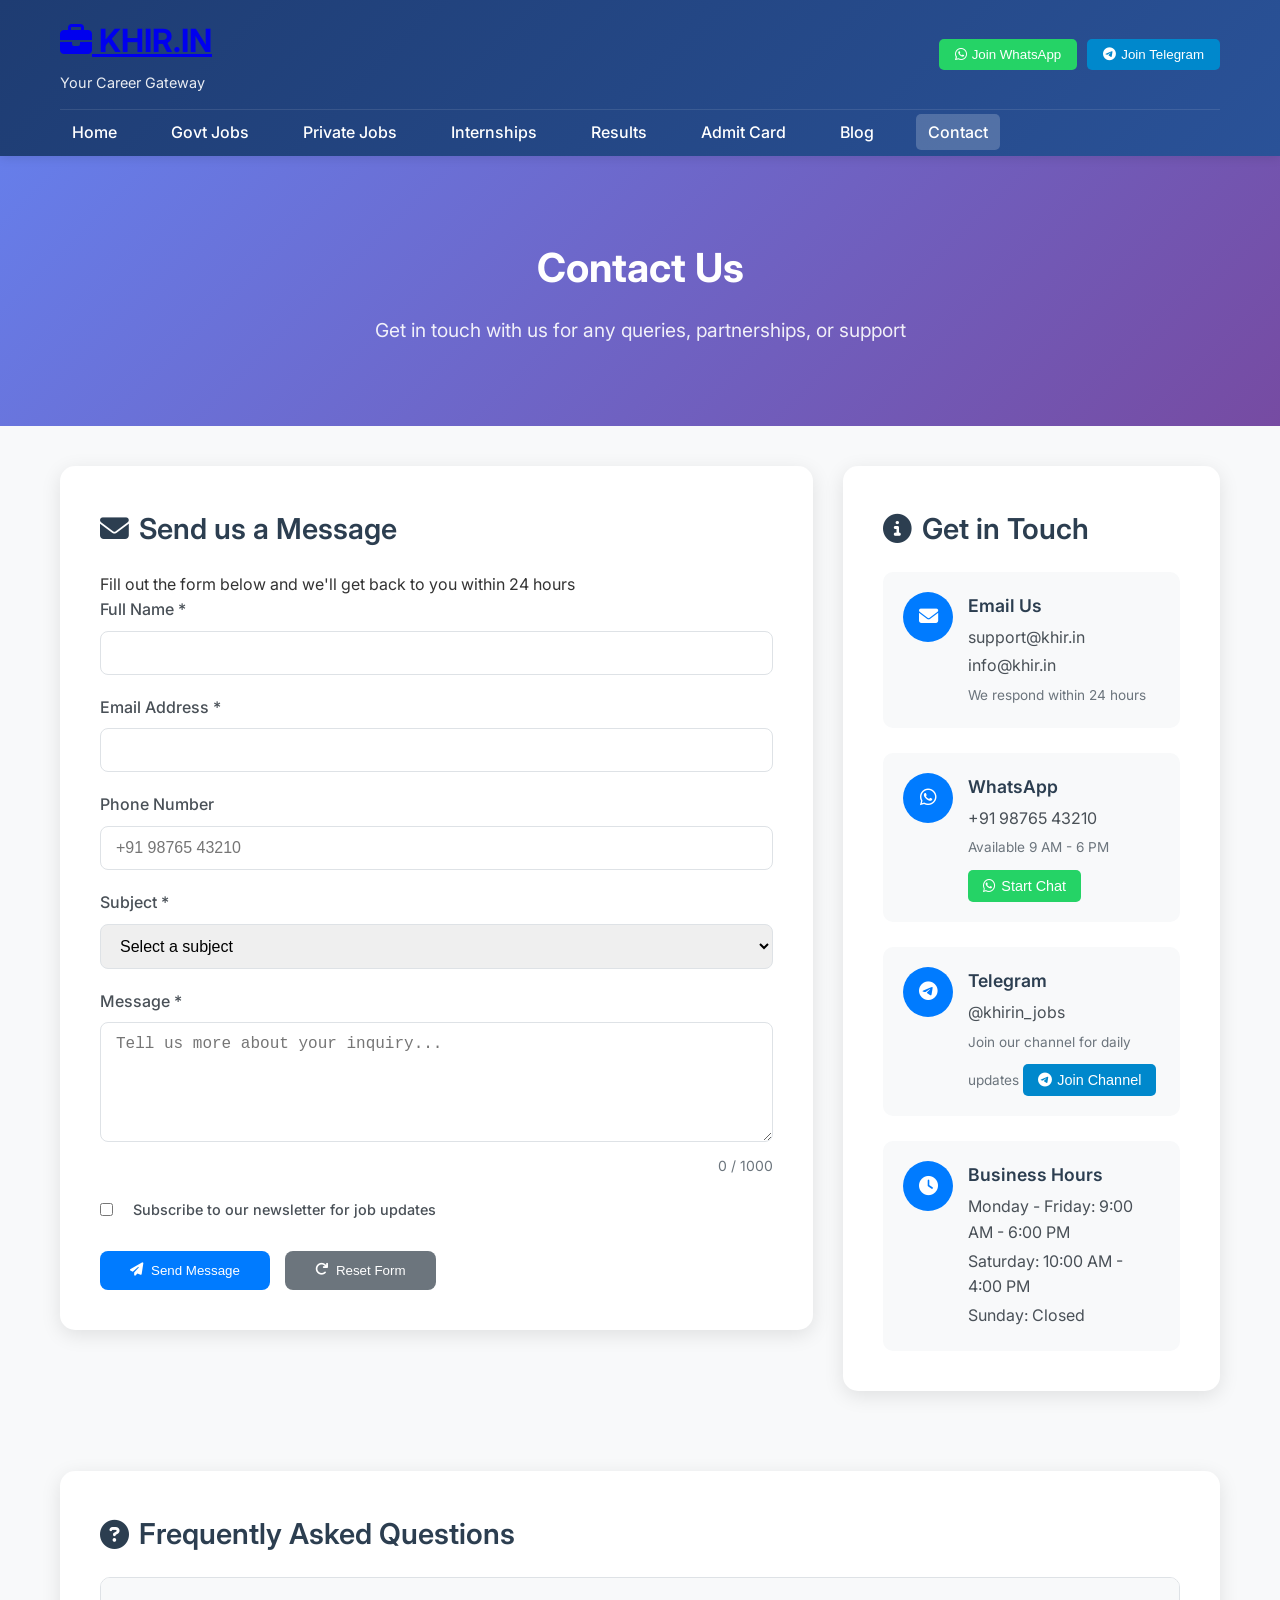
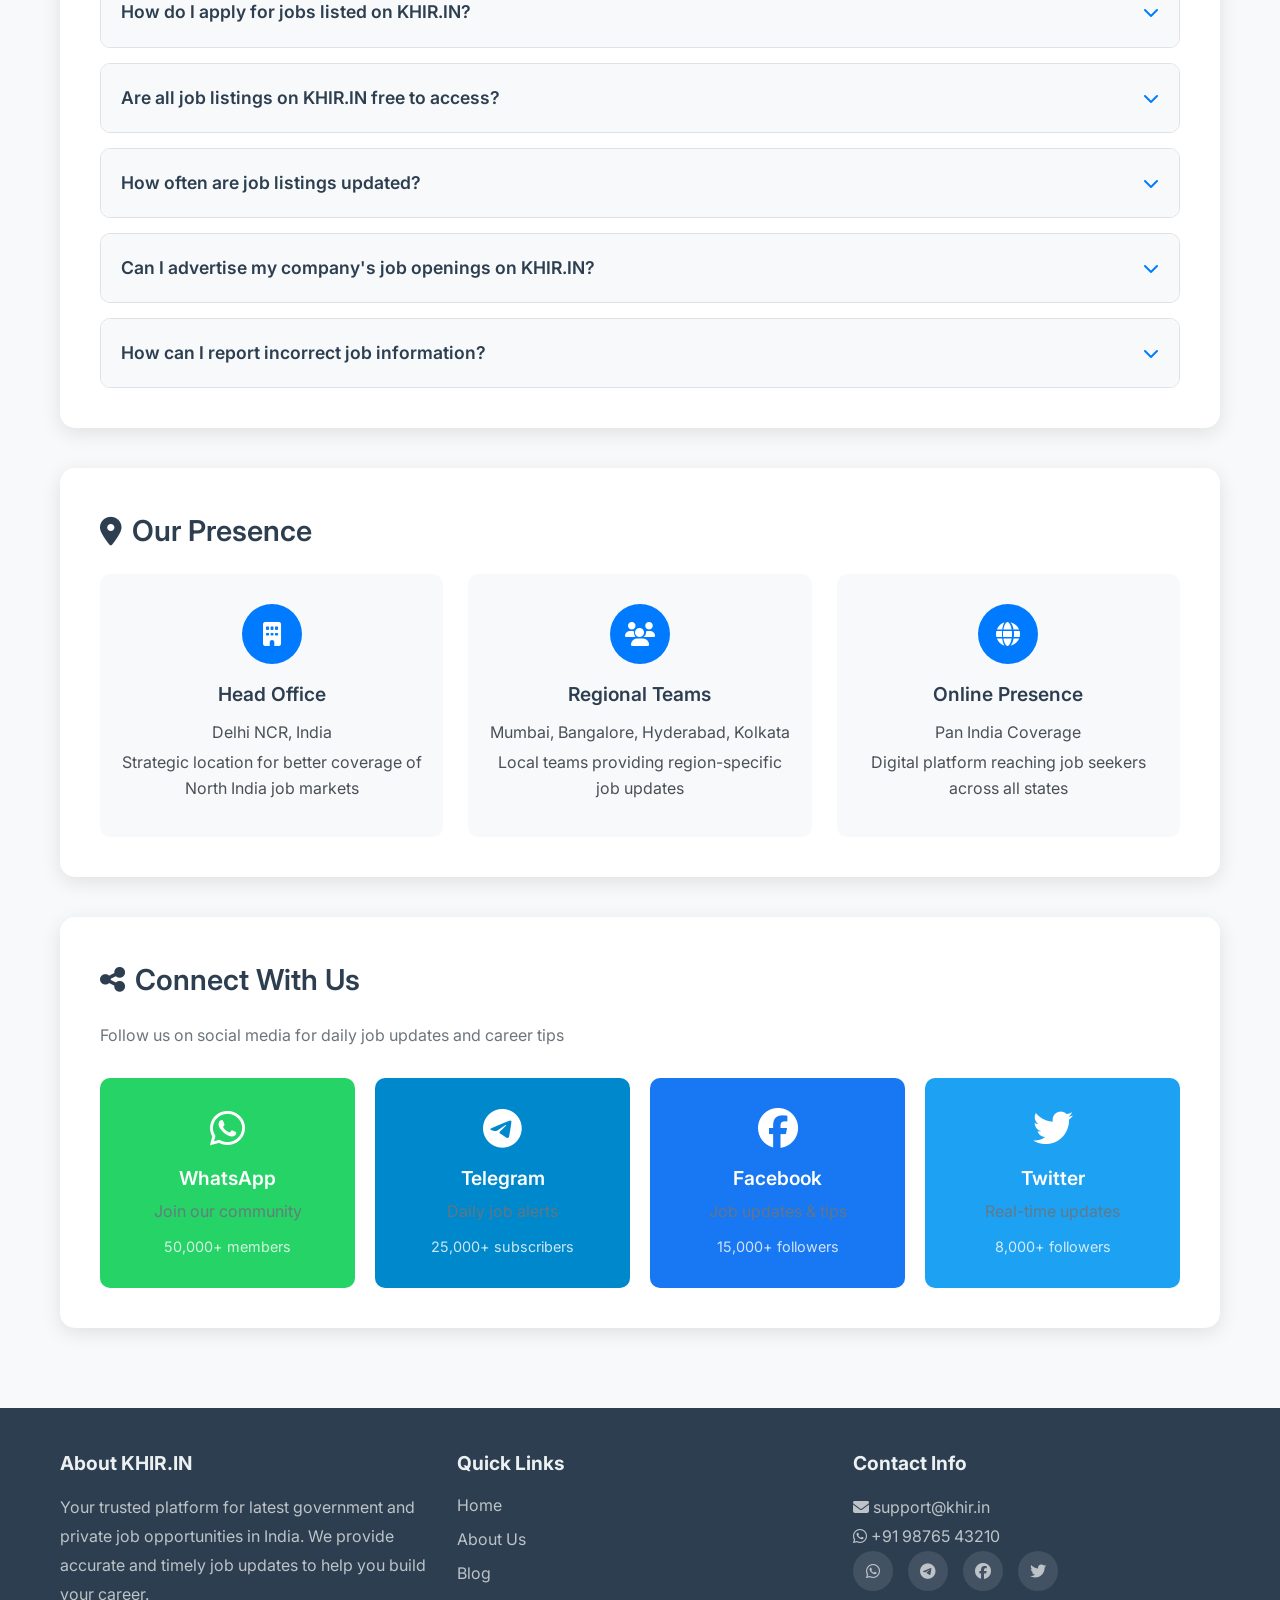
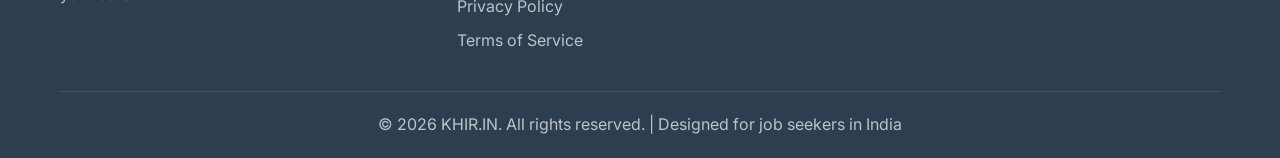
<file: khir.in/contact.html>
<!DOCTYPE html>
<html lang="en">
<head>
    <meta charset="UTF-8">
    <meta name="viewport" content="width=device-width, initial-scale=1.0">
    <title>Contact Us - KHIR.IN | Get in Touch</title>
    <meta name="description" content="Contact KHIR.IN for job updates, partnerships, advertising inquiries, or support. We're here to help you with your career journey.">
    <link rel="stylesheet" href="styles.css">
    <link rel="stylesheet" href="page-styles.css">
    <link rel="preconnect" href="https://fonts.googleapis.com">
    <link rel="preconnect" href="https://fonts.gstatic.com" crossorigin>
    <link href="https://fonts.googleapis.com/css2?family=Inter:wght@300;400;500;600;700&display=swap" rel="stylesheet">
    <link rel="stylesheet" href="https://cdnjs.cloudflare.com/ajax/libs/font-awesome/6.4.0/css/all.min.css">
</head>
<body>
    <!-- Header -->
    <header class="header">
        <div class="container">
            <div class="header-top">
                <div class="logo">
                    <h1><a href="index.html"><i class="fas fa-briefcase"></i> KHIR.IN</a></h1>
                    <p>Your Career Gateway</p>
                </div>
                <div class="header-actions">
                    <button class="btn-whatsapp"><i class="fab fa-whatsapp"></i> Join WhatsApp</button>
                    <button class="btn-telegram"><i class="fab fa-telegram"></i> Join Telegram</button>
                </div>
            </div>
            <nav class="main-nav">
                <ul>
                    <li><a href="index.html">Home</a></li>
                    <li><a href="#govt-jobs">Govt Jobs</a></li>
                    <li><a href="#private-jobs">Private Jobs</a></li>
                    <li><a href="#internships">Internships</a></li>
                    <li><a href="#results">Results</a></li>
                    <li><a href="#admit-card">Admit Card</a></li>
                    <li><a href="blog.html">Blog</a></li>
                    <li><a href="contact.html" class="active">Contact</a></li>
                </ul>
            </nav>
        </div>
    </header>

    <!-- Page Header -->
    <section class="page-header">
        <div class="container">
            <h1>Contact Us</h1>
            <p>Get in touch with us for any queries, partnerships, or support</p>
        </div>
    </section>

    <!-- Contact Content -->
    <main class="contact-main">
        <div class="container">
            <div class="contact-grid">
                <!-- Contact Form -->
                <section class="contact-form-section">
                    <div class="section-card">
                        <h2><i class="fas fa-envelope"></i> Send us a Message</h2>
                        <p>Fill out the form below and we'll get back to you within 24 hours</p>
                        
                        <form class="contact-form" id="contactForm">
                            <div class="form-group">
                                <label for="name">Full Name *</label>
                                <input type="text" id="name" name="name" required>
                            </div>
                            
                            <div class="form-group">
                                <label for="email">Email Address *</label>
                                <input type="email" id="email" name="email" required>
                            </div>
                            
                            <div class="form-group">
                                <label for="phone">Phone Number</label>
                                <input type="tel" id="phone" name="phone" placeholder="+91 98765 43210">
                            </div>
                            
                            <div class="form-group">
                                <label for="subject">Subject *</label>
                                <select id="subject" name="subject" required>
                                    <option value="">Select a subject</option>
                                    <option value="general">General Inquiry</option>
                                    <option value="job-update">Job Update Request</option>
                                    <option value="partnership">Partnership Opportunity</option>
                                    <option value="advertising">Advertising Inquiry</option>
                                    <option value="technical">Technical Support</option>
                                    <option value="feedback">Feedback & Suggestions</option>
                                </select>
                            </div>
                            
                            <div class="form-group">
                                <label for="message">Message *</label>
                                <textarea id="message" name="message" rows="5" required placeholder="Tell us more about your inquiry..."></textarea>
                            </div>
                            
                            <div class="form-group">
                                <label class="checkbox-label">
                                    <input type="checkbox" id="newsletter" name="newsletter">
                                    <span class="checkmark"></span>
                                    Subscribe to our newsletter for job updates
                                </label>
                            </div>
                            
                            <div class="form-actions">
                                <button type="submit" class="btn-submit">
                                    <i class="fas fa-paper-plane"></i> Send Message
                                </button>
                                <button type="reset" class="btn-reset">
                                    <i class="fas fa-redo"></i> Reset Form
                                </button>
                            </div>
                        </form>
                    </div>
                </section>

                <!-- Contact Information -->
                <section class="contact-info-section">
                    <div class="section-card">
                        <h2><i class="fas fa-info-circle"></i> Get in Touch</h2>
                        
                        <div class="contact-methods">
                            <div class="contact-method">
                                <div class="contact-icon">
                                    <i class="fas fa-envelope"></i>
                                </div>
                                <div class="contact-details">
                                    <h3>Email Us</h3>
                                    <p>support@khir.in</p>
                                    <p>info@khir.in</p>
                                    <small>We respond within 24 hours</small>
                                </div>
                            </div>
                            
                            <div class="contact-method">
                                <div class="contact-icon">
                                    <i class="fab fa-whatsapp"></i>
                                </div>
                                <div class="contact-details">
                                    <h3>WhatsApp</h3>
                                    <p>+91 98765 43210</p>
                                    <small>Available 9 AM - 6 PM</small>
                                    <button class="btn-whatsapp-small" onclick="openWhatsApp()">
                                        <i class="fab fa-whatsapp"></i> Start Chat
                                    </button>
                                </div>
                            </div>
                            
                            <div class="contact-method">
                                <div class="contact-icon">
                                    <i class="fab fa-telegram"></i>
                                </div>
                                <div class="contact-details">
                                    <h3>Telegram</h3>
                                    <p>@khirin_jobs</p>
                                    <small>Join our channel for daily updates</small>
                                    <button class="btn-telegram-small" onclick="openTelegram()">
                                        <i class="fab fa-telegram"></i> Join Channel
                                    </button>
                                </div>
                            </div>
                            
                            <div class="contact-method">
                                <div class="contact-icon">
                                    <i class="fas fa-clock"></i>
                                </div>
                                <div class="contact-details">
                                    <h3>Business Hours</h3>
                                    <p>Monday - Friday: 9:00 AM - 6:00 PM</p>
                                    <p>Saturday: 10:00 AM - 4:00 PM</p>
                                    <p>Sunday: Closed</p>
                                </div>
                            </div>
                        </div>
                    </div>
                </section>
            </div>

            <!-- FAQ Section -->
            <section class="faq-section">
                <div class="section-card">
                    <h2><i class="fas fa-question-circle"></i> Frequently Asked Questions</h2>
                    
                    <div class="faq-list">
                        <div class="faq-item">
                            <div class="faq-question" onclick="toggleFAQ(this)">
                                <h3>How do I apply for jobs listed on KHIR.IN?</h3>
                                <i class="fas fa-chevron-down"></i>
                            </div>
                            <div class="faq-answer">
                                <p>Each job listing on KHIR.IN includes a direct "Apply Now" button that takes you to the official application page. We recommend reading the job description carefully and ensuring you meet all eligibility criteria before applying.</p>
                            </div>
                        </div>
                        
                        <div class="faq-item">
                            <div class="faq-question" onclick="toggleFAQ(this)">
                                <h3>Are all job listings on KHIR.IN free to access?</h3>
                                <i class="fas fa-chevron-down"></i>
                            </div>
                            <div class="faq-answer">
                                <p>Yes! All job listings and information on KHIR.IN are completely free. We believe in providing equal access to job opportunities for everyone. You never need to pay to view or apply for jobs through our platform.</p>
                            </div>
                        </div>
                        
                        <div class="faq-item">
                            <div class="faq-question" onclick="toggleFAQ(this)">
                                <h3>How often are job listings updated?</h3>
                                <i class="fas fa-chevron-down"></i>
                            </div>
                            <div class="faq-answer">
                                <p>We update our job listings daily! Our team works around the clock to bring you the latest government and private sector job opportunities. Subscribe to our newsletter to receive daily updates directly in your inbox.</p>
                            </div>
                        </div>
                        
                        <div class="faq-item">
                            <div class="faq-question" onclick="toggleFAQ(this)">
                                <h3>Can I advertise my company's job openings on KHIR.IN?</h3>
                                <i class="fas fa-chevron-down"></i>
                            </div>
                            <div class="faq-answer">
                                <p>Absolutely! We offer advertising solutions for companies looking to reach qualified candidates. Contact us at advertising@khir.in or fill out the contact form with "Advertising Inquiry" as the subject to learn more about our packages.</p>
                            </div>
                        </div>
                        
                        <div class="faq-item">
                            <div class="faq-question" onclick="toggleFAQ(this)">
                                <h3>How can I report incorrect job information?</h3>
                                <i class="fas fa-chevron-down"></i>
                            </div>
                            <div class="faq-answer">
                                <p>We strive for accuracy but occasionally errors may occur. If you find any incorrect information, please contact us immediately at support@khir.in with the details, and we'll investigate and update the information promptly.</p>
                            </div>
                        </div>
                    </div>
                </div>
            </section>

            <!-- Office Locations -->
            <section class="locations-section">
                <div class="section-card">
                    <h2><i class="fas fa-map-marker-alt"></i> Our Presence</h2>
                    
                    <div class="locations-grid">
                        <div class="location-card">
                            <div class="location-icon">
                                <i class="fas fa-building"></i>
                            </div>
                            <h3>Head Office</h3>
                            <p>Delhi NCR, India</p>
                            <p>Strategic location for better coverage of North India job markets</p>
                        </div>
                        
                        <div class="location-card">
                            <div class="location-icon">
                                <i class="fas fa-users"></i>
                            </div>
                            <h3>Regional Teams</h3>
                            <p>Mumbai, Bangalore, Hyderabad, Kolkata</p>
                            <p>Local teams providing region-specific job updates</p>
                        </div>
                        
                        <div class="location-card">
                            <div class="location-icon">
                                <i class="fas fa-globe"></i>
                            </div>
                            <h3>Online Presence</h3>
                            <p>Pan India Coverage</p>
                                    <p>Digital platform reaching job seekers across all states</p>
                                </div>
                            </div>
                        </div>
                    </section>

                    <!-- Social Media Section -->
                    <section class="social-section">
                        <div class="section-card">
                            <h2><i class="fas fa-share-alt"></i> Connect With Us</h2>
                            <p>Follow us on social media for daily job updates and career tips</p>
                            
                            <div class="social-grid">
                                <a href="#whatsapp" class="social-card whatsapp" onclick="openWhatsApp()">
                                    <i class="fab fa-whatsapp"></i>
                                    <h3>WhatsApp</h3>
                                    <p>Join our community</p>
                                    <span>50,000+ members</span>
                                </a>
                                
                                <a href="#telegram" class="social-card telegram" onclick="openTelegram()">
                                    <i class="fab fa-telegram"></i>
                                    <h3>Telegram</h3>
                                    <p>Daily job alerts</p>
                                    <span>25,000+ subscribers</span>
                                </a>
                                
                                <a href="#facebook" class="social-card facebook">
                                    <i class="fab fa-facebook"></i>
                                    <h3>Facebook</h3>
                                    <p>Job updates & tips</p>
                                    <span>15,000+ followers</span>
                                </a>
                                
                                <a href="#twitter" class="social-card twitter">
                                    <i class="fab fa-twitter"></i>
                                    <h3>Twitter</h3>
                                    <p>Real-time updates</p>
                                    <span>8,000+ followers</span>
                                </a>
                            </div>
                        </div>
                    </section>
                </div>
            </main>

            <!-- Footer -->
            <footer class="footer">
                <div class="container">
                    <div class="footer-content">
                        <div class="footer-section">
                            <h4>About KHIR.IN</h4>
                            <p>Your trusted platform for latest government and private job opportunities in India. We provide accurate and timely job updates to help you build your career.</p>
                        </div>
                        <div class="footer-section">
                            <h4>Quick Links</h4>
                            <ul>
                                <li><a href="index.html">Home</a></li>
                                <li><a href="about.html">About Us</a></li>
                                <li><a href="blog.html">Blog</a></li>
                                <li><a href="#privacy">Privacy Policy</a></li>
                                <li><a href="#terms">Terms of Service</a></li>
                            </ul>
                        </div>
                        <div class="footer-section">
                            <h4>Contact Info</h4>
                            <p><i class="fas fa-envelope"></i> support@khir.in</p>
                            <p><i class="fab fa-whatsapp"></i> +91 98765 43210</p>
                            <div class="social-links">
                                <a href="#whatsapp"><i class="fab fa-whatsapp"></i></a>
                                <a href="#telegram"><i class="fab fa-telegram"></i></a>
                                <a href="#facebook"><i class="fab fa-facebook"></i></a>
                                <a href="#twitter"><i class="fab fa-twitter"></i></a>
                            </div>
                        </div>
                    </div>
                    <div class="footer-bottom">
                        <p>&copy; 2026 KHIR.IN. All rights reserved. | Designed for job seekers in India</p>
                    </div>
                </div>
            </footer>

            <script src="script.js"></script>
            <script src="contact-script.js"></script>
        </body>
        </html>
</file>
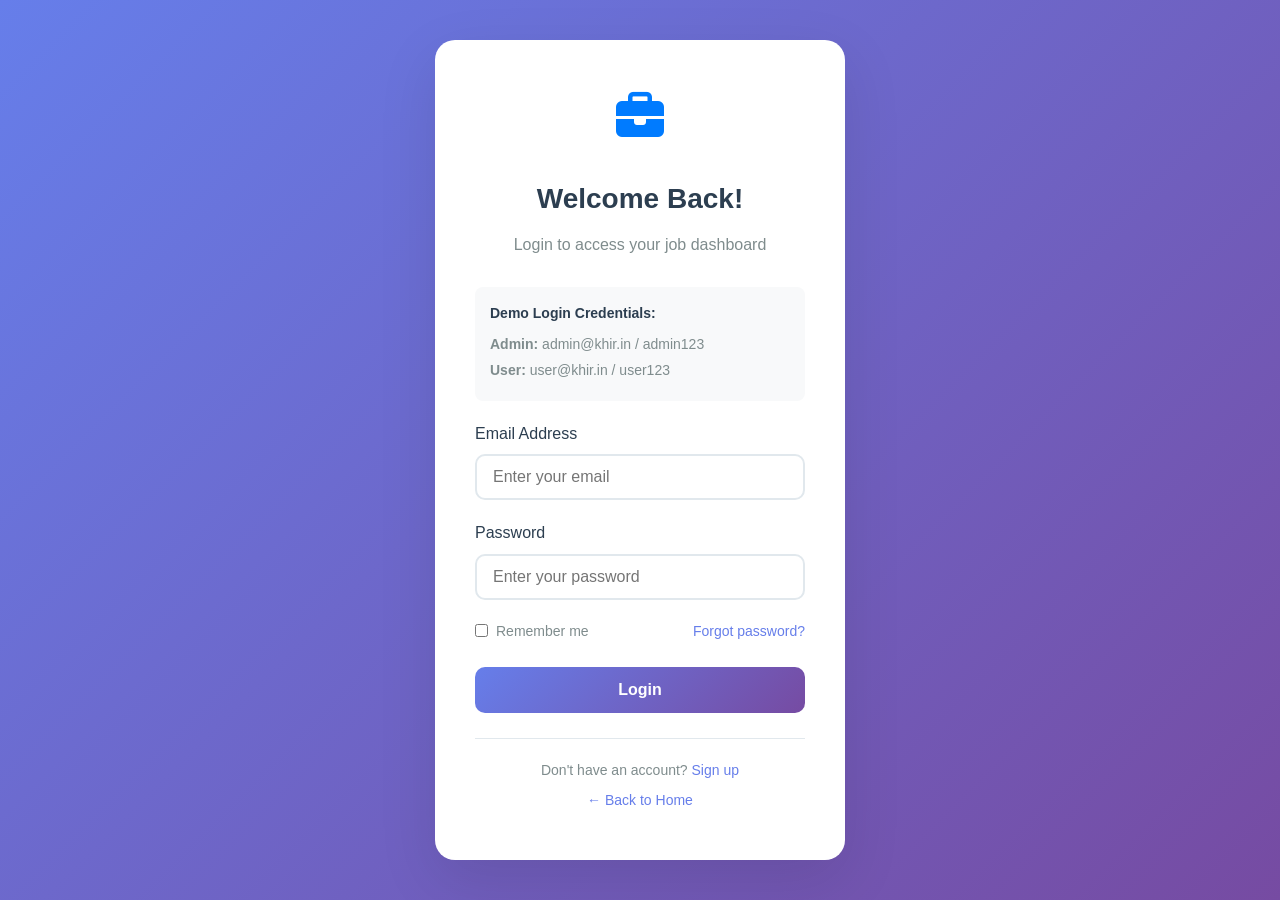
<file: khir.in/login.html>
<!DOCTYPE html>
<html lang="en">
<head>
    <meta charset="UTF-8">
    <meta name="viewport" content="width=device-width, initial-scale=1.0">
    <title>Login - KHIR.IN | Job Portal</title>
    <link rel="stylesheet" href="styles.css">
    <link rel="stylesheet" href="https://cdnjs.cloudflare.com/ajax/libs/font-awesome/6.4.0/css/all.min.css">
    <style>
        .login-body {
            background: linear-gradient(135deg, #667eea 0%, #764ba2 100%);
            min-height: 100vh;
            display: flex;
            align-items: center;
            justify-content: center;
            font-family: 'Inter', sans-serif;
        }

        .login-wrapper {
            width: 100%;
            max-width: 450px;
            padding: 20px;
        }

        .login-card {
            background: white;
            border-radius: 20px;
            padding: 40px;
            box-shadow: 0 20px 60px rgba(0,0,0,0.1);
        }

        .login-header {
            text-align: center;
            margin-bottom: 30px;
        }

        .login-logo {
            font-size: 48px;
            color: #007bff;
            margin-bottom: 20px;
        }

        .login-header h2 {
            color: #2c3e50;
            margin-bottom: 10px;
            font-size: 28px;
        }

        .login-header p {
            color: #7f8c8d;
            font-size: 16px;
        }

        .form-group {
            margin-bottom: 20px;
        }

        .form-group label {
            display: block;
            margin-bottom: 8px;
            color: #2c3e50;
            font-weight: 500;
        }

        .form-group input {
            width: 100%;
            padding: 12px 16px;
            border: 2px solid #e1e8ed;
            border-radius: 10px;
            font-size: 16px;
            transition: all 0.3s ease;
        }

        .form-group input:focus {
            outline: none;
            border-color: #667eea;
            box-shadow: 0 0 0 3px rgba(102, 126, 234, 0.1);
        }

        .form-options {
            display: flex;
            justify-content: space-between;
            align-items: center;
            margin-bottom: 25px;
        }

        .remember-me {
            display: flex;
            align-items: center;
            gap: 8px;
            font-size: 14px;
            color: #7f8c8d;
        }

        .forgot-password {
            color: #667eea;
            text-decoration: none;
            font-size: 14px;
        }

        .btn-login {
            width: 100%;
            padding: 14px;
            background: linear-gradient(135deg, #667eea 0%, #764ba2 100%);
            color: white;
            border: none;
            border-radius: 10px;
            font-size: 16px;
            font-weight: 600;
            cursor: pointer;
            transition: transform 0.2s ease;
        }

        .btn-login:hover {
            transform: translateY(-2px);
        }

        .login-footer {
            text-align: center;
            margin-top: 25px;
            padding-top: 20px;
            border-top: 1px solid #e1e8ed;
        }

        .login-footer p {
            color: #7f8c8d;
            font-size: 14px;
            margin-bottom: 8px;
        }

        .login-footer a {
            color: #667eea;
            text-decoration: none;
            font-weight: 500;
        }

        .demo-credentials {
            background: #f8f9fa;
            padding: 15px;
            border-radius: 8px;
            margin-bottom: 20px;
            font-size: 14px;
        }

        .demo-credentials h4 {
            color: #2c3e50;
            margin-bottom: 8px;
        }

        .demo-credentials p {
            color: #7f8c8d;
            margin: 4px 0;
        }
    </style>
</head>
<body class="login-body">
    <div class="login-wrapper">
        <div class="login-card">
            <div class="login-header">
                <div class="login-logo">
                    <i class="fas fa-briefcase"></i>
                </div>
                <h2>Welcome Back!</h2>
                <p>Login to access your job dashboard</p>
            </div>
            
            <div class="demo-credentials">
                <h4>Demo Login Credentials:</h4>
                <p><strong>Admin:</strong> admin@khir.in / admin123</p>
                <p><strong>User:</strong> user@khir.in / user123</p>
            </div>
            
            <form id="loginForm" class="login-form">
                <div class="form-group">
                    <label for="email">Email Address</label>
                    <input type="email" id="email" name="email" required placeholder="Enter your email">
                </div>
                
                <div class="form-group">
                    <label for="password">Password</label>
                    <input type="password" id="password" name="password" required placeholder="Enter your password">
                </div>
                
                <div class="form-options">
                    <label class="remember-me">
                        <input type="checkbox" name="remember">
                        <span>Remember me</span>
                    </label>
                    <a href="#" class="forgot-password">Forgot password?</a>
                </div>
                
                <button type="submit" class="btn-login">
                    <span>Login</span>
                </button>
            </form>
            
            <div class="login-footer">
                <p>Don't have an account? <a href="#">Sign up</a></p>
                <p><a href="index.html">← Back to Home</a></p>
            </div>
        </div>
    </div>
    
    <script>
        document.getElementById('loginForm').addEventListener('submit', function(e) {
            e.preventDefault();
            
            const email = document.getElementById('email').value;
            const password = document.getElementById('password').value;
            
            // Check credentials
            if (email === 'admin@khir.in' && password === 'admin123') {
                alert('Admin login successful! Redirecting to admin dashboard...');
                window.location.href = 'index.html';
            } else if (email === 'user@khir.in' && password === 'user123') {
                alert('User login successful! Redirecting to dashboard...');
                window.location.href = 'index.html';
            } else {
                alert('Invalid credentials. Please try demo credentials above.');
            }
        });
    </script>
</body>
</html>
</file>
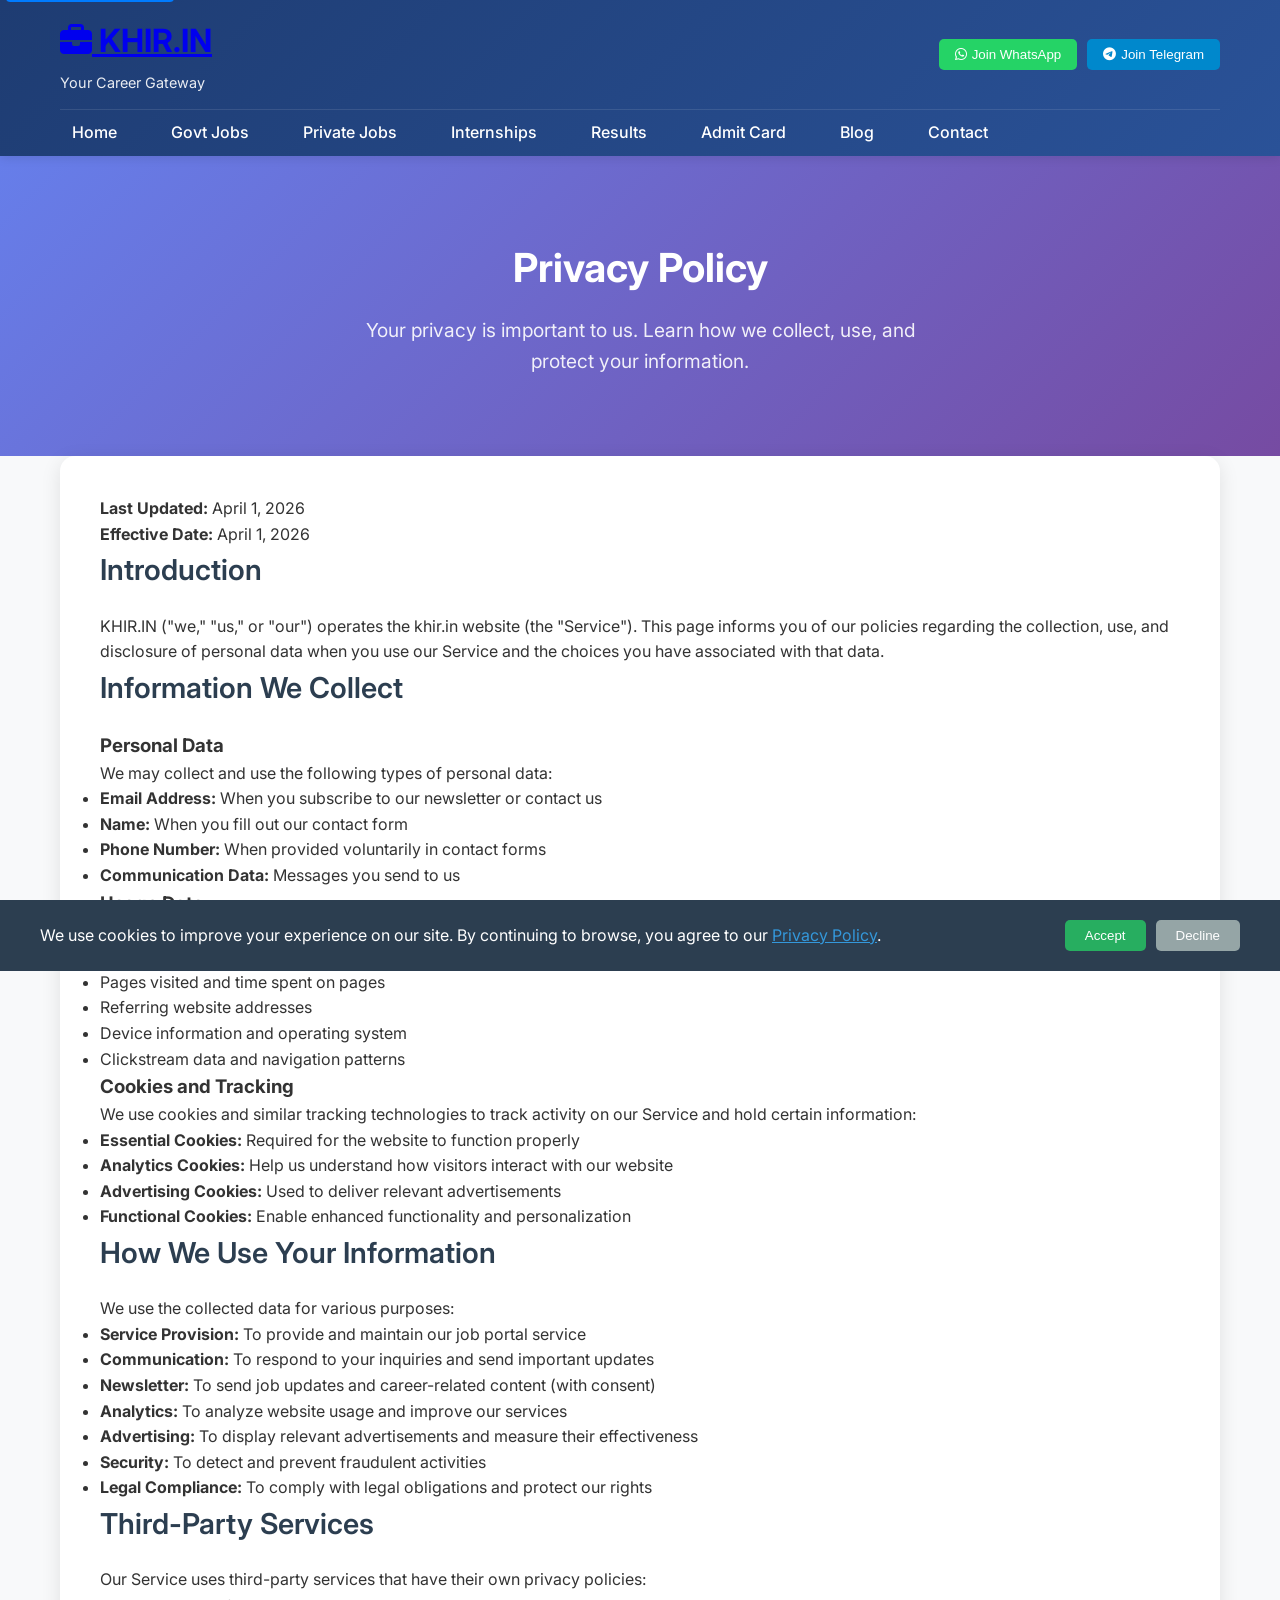
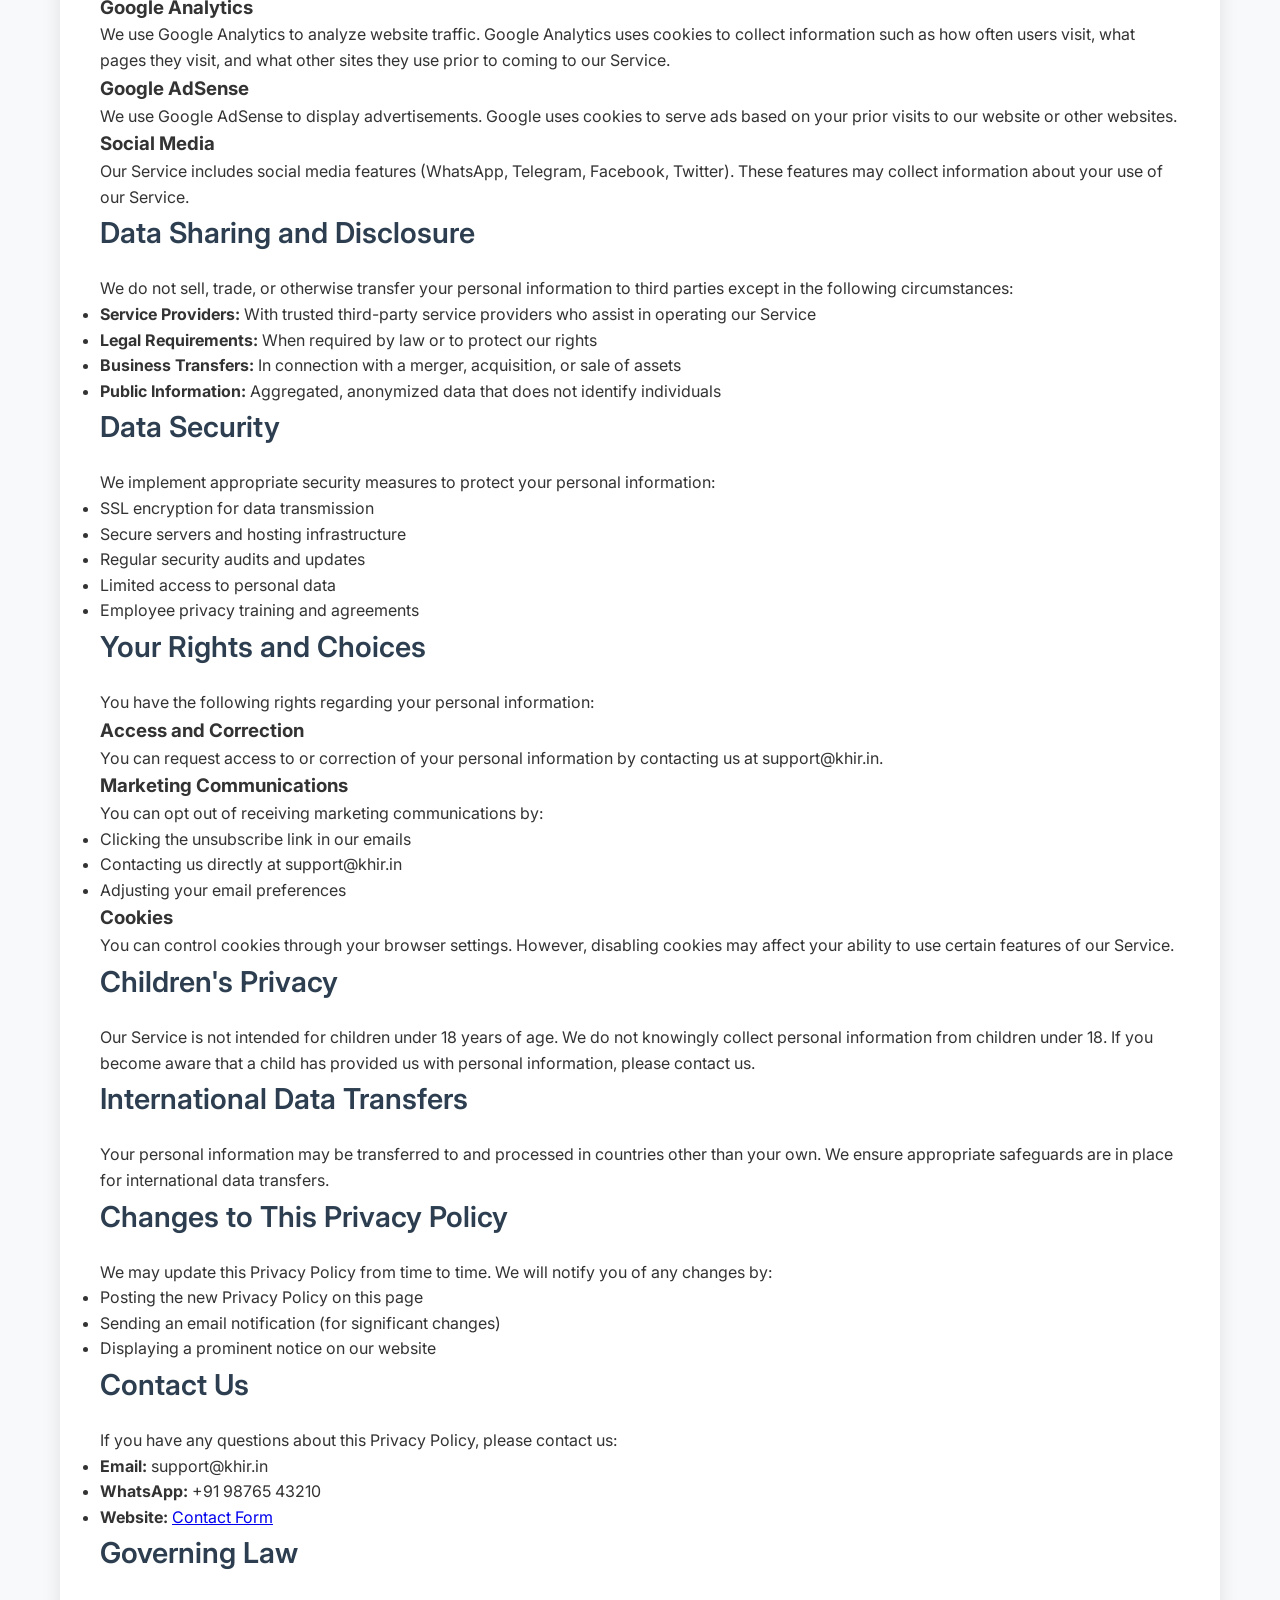
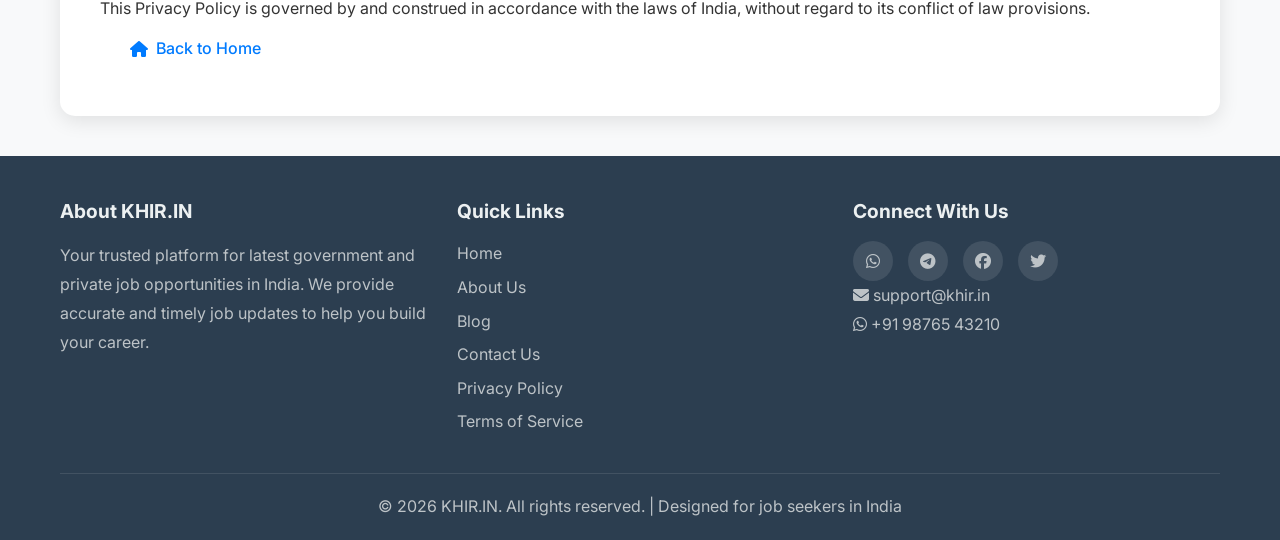
<file: khir.in/privacy-policy.html>
<!DOCTYPE html>
<html lang="en">
<head>
    <meta charset="UTF-8">
    <meta name="viewport" content="width=device-width, initial-scale=1.0">
    <title>Privacy Policy - KHIR.IN</title>
    <meta name="description" content="Privacy Policy for KHIR.IN job portal. Learn how we collect, use, and protect your personal information.">
    <link rel="stylesheet" href="styles.css">
    <link rel="stylesheet" href="page-styles.css">
    <link rel="preconnect" href="https://fonts.googleapis.com">
    <link rel="preconnect" href="https://fonts.gstatic.com" crossorigin>
    <link href="https://fonts.googleapis.com/css2?family=Inter:wght@300;400;500;600;700&display=swap" rel="stylesheet">
    <link rel="stylesheet" href="https://cdnjs.cloudflare.com/ajax/libs/font-awesome/6.4.0/css/all.min.css">
</head>
<body>
    <!-- Header -->
    <header class="header">
        <div class="container">
            <div class="header-top">
                <div class="logo">
                    <h1><a href="index.html"><i class="fas fa-briefcase"></i> KHIR.IN</a></h1>
                    <p>Your Career Gateway</p>
                </div>
                <div class="header-actions">
                    <button class="btn-whatsapp"><i class="fab fa-whatsapp"></i> Join WhatsApp</button>
                    <button class="btn-telegram"><i class="fab fa-telegram"></i> Join Telegram</button>
                </div>
            </div>
            <nav class="main-nav">
                <ul>
                    <li><a href="index.html">Home</a></li>
                    <li><a href="#govt-jobs">Govt Jobs</a></li>
                    <li><a href="#private-jobs">Private Jobs</a></li>
                    <li><a href="#internships">Internships</a></li>
                    <li><a href="#results">Results</a></li>
                    <li><a href="#admit-card">Admit Card</a></li>
                    <li><a href="blog.html">Blog</a></li>
                    <li><a href="contact.html">Contact</a></li>
                </ul>
            </nav>
        </div>
    </header>

    <!-- Page Header -->
    <section class="page-header">
        <div class="container">
            <h1>Privacy Policy</h1>
            <p>Your privacy is important to us. Learn how we collect, use, and protect your information.</p>
        </div>
    </section>

    <!-- Privacy Content -->
    <main class="privacy-main">
        <div class="container">
            <div class="section-card">
                <div class="privacy-content">
                    <p><strong>Last Updated:</strong> April 1, 2026</p>
                    <p><strong>Effective Date:</strong> April 1, 2026</p>
                    
                    <h2>Introduction</h2>
                    <p>KHIR.IN ("we," "us," or "our") operates the khir.in website (the "Service"). This page informs you of our policies regarding the collection, use, and disclosure of personal data when you use our Service and the choices you have associated with that data.</p>
                    
                    <h2>Information We Collect</h2>
                    
                    <h3>Personal Data</h3>
                    <p>We may collect and use the following types of personal data:</p>
                    <ul>
                        <li><strong>Email Address:</strong> When you subscribe to our newsletter or contact us</li>
                        <li><strong>Name:</strong> When you fill out our contact form</li>
                        <li><strong>Phone Number:</strong> When provided voluntarily in contact forms</li>
                        <li><strong>Communication Data:</strong> Messages you send to us</li>
                    </ul>
                    
                    <h3>Usage Data</h3>
                    <p>We automatically collect certain technical information when you visit our Service:</p>
                    <ul>
                        <li>IP address and browser type</li>
                        <li>Pages visited and time spent on pages</li>
                        <li>Referring website addresses</li>
                        <li>Device information and operating system</li>
                        <li>Clickstream data and navigation patterns</li>
                    </ul>
                    
                    <h3>Cookies and Tracking</h3>
                    <p>We use cookies and similar tracking technologies to track activity on our Service and hold certain information:</p>
                    <ul>
                        <li><strong>Essential Cookies:</strong> Required for the website to function properly</li>
                        <li><strong>Analytics Cookies:</strong> Help us understand how visitors interact with our website</li>
                        <li><strong>Advertising Cookies:</strong> Used to deliver relevant advertisements</li>
                        <li><strong>Functional Cookies:</strong> Enable enhanced functionality and personalization</li>
                    </ul>
                    
                    <h2>How We Use Your Information</h2>
                    <p>We use the collected data for various purposes:</p>
                    <ul>
                        <li><strong>Service Provision:</strong> To provide and maintain our job portal service</li>
                        <li><strong>Communication:</strong> To respond to your inquiries and send important updates</li>
                        <li><strong>Newsletter:</strong> To send job updates and career-related content (with consent)</li>
                        <li><strong>Analytics:</strong> To analyze website usage and improve our services</li>
                        <li><strong>Advertising:</strong> To display relevant advertisements and measure their effectiveness</li>
                        <li><strong>Security:</strong> To detect and prevent fraudulent activities</li>
                        <li><strong>Legal Compliance:</strong> To comply with legal obligations and protect our rights</li>
                    </ul>
                    
                    <h2>Third-Party Services</h2>
                    <p>Our Service uses third-party services that have their own privacy policies:</p>
                    
                    <h3>Google Analytics</h3>
                    <p>We use Google Analytics to analyze website traffic. Google Analytics uses cookies to collect information such as how often users visit, what pages they visit, and what other sites they use prior to coming to our Service.</p>
                    
                    <h3>Google AdSense</h3>
                    <p>We use Google AdSense to display advertisements. Google uses cookies to serve ads based on your prior visits to our website or other websites.</p>
                    
                    <h3>Social Media</h3>
                    <p>Our Service includes social media features (WhatsApp, Telegram, Facebook, Twitter). These features may collect information about your use of our Service.</p>
                    
                    <h2>Data Sharing and Disclosure</h2>
                    <p>We do not sell, trade, or otherwise transfer your personal information to third parties except in the following circumstances:</p>
                    <ul>
                        <li><strong>Service Providers:</strong> With trusted third-party service providers who assist in operating our Service</li>
                        <li><strong>Legal Requirements:</strong> When required by law or to protect our rights</li>
                        <li><strong>Business Transfers:</strong> In connection with a merger, acquisition, or sale of assets</li>
                        <li><strong>Public Information:</strong> Aggregated, anonymized data that does not identify individuals</li>
                    </ul>
                    
                    <h2>Data Security</h2>
                    <p>We implement appropriate security measures to protect your personal information:</p>
                    <ul>
                        <li>SSL encryption for data transmission</li>
                        <li>Secure servers and hosting infrastructure</li>
                        <li>Regular security audits and updates</li>
                        <li>Limited access to personal data</li>
                        <li>Employee privacy training and agreements</li>
                    </ul>
                    
                    <h2>Your Rights and Choices</h2>
                    <p>You have the following rights regarding your personal information:</p>
                    
                    <h3>Access and Correction</h3>
                    <p>You can request access to or correction of your personal information by contacting us at support@khir.in.</p>
                    
                    <h3>Marketing Communications</h3>
                    <p>You can opt out of receiving marketing communications by:</p>
                    <ul>
                        <li>Clicking the unsubscribe link in our emails</li>
                        <li>Contacting us directly at support@khir.in</li>
                        <li>Adjusting your email preferences</li>
                    </ul>
                    
                    <h3>Cookies</h3>
                    <p>You can control cookies through your browser settings. However, disabling cookies may affect your ability to use certain features of our Service.</p>
                    
                    <h2>Children's Privacy</h2>
                    <p>Our Service is not intended for children under 18 years of age. We do not knowingly collect personal information from children under 18. If you become aware that a child has provided us with personal information, please contact us.</p>
                    
                    <h2>International Data Transfers</h2>
                    <p>Your personal information may be transferred to and processed in countries other than your own. We ensure appropriate safeguards are in place for international data transfers.</p>
                    
                    <h2>Changes to This Privacy Policy</h2>
                    <p>We may update this Privacy Policy from time to time. We will notify you of any changes by:</p>
                    <ul>
                        <li>Posting the new Privacy Policy on this page</li>
                        <li>Sending an email notification (for significant changes)</li>
                        <li>Displaying a prominent notice on our website</li>
                    </ul>
                    
                    <h2>Contact Us</h2>
                    <p>If you have any questions about this Privacy Policy, please contact us:</p>
                    <ul>
                        <li><strong>Email:</strong> support@khir.in</li>
                        <li><strong>WhatsApp:</strong> +91 98765 43210</li>
                        <li><strong>Website:</strong> <a href="contact.html">Contact Form</a></li>
                    </ul>
                    
                    <h2>Governing Law</h2>
                    <p>This Privacy Policy is governed by and construed in accordance with the laws of India, without regard to its conflict of law provisions.</p>
                    
                    <div class="policy-actions">
                        <a href="index.html" class="btn-primary">
                            <i class="fas fa-home"></i> Back to Home
                        </a>
                        <a href="terms-of-service.html" class="btn-secondary">
                            <i class="fas fa-file-contract"></i> Terms of Service
                        </a>
                    </div>
                </div>
            </div>
        </div>
    </main>

    <!-- Footer -->
    <footer class="footer">
        <div class="container">
            <div class="footer-content">
                <div class="footer-section">
                    <h4>About KHIR.IN</h4>
                    <p>Your trusted platform for latest government and private job opportunities in India. We provide accurate and timely job updates to help you build your career.</p>
                </div>
                <div class="footer-section">
                    <h4>Quick Links</h4>
                    <ul>
                        <li><a href="index.html">Home</a></li>
                        <li><a href="about.html">About Us</a></li>
                        <li><a href="blog.html">Blog</a></li>
                        <li><a href="contact.html">Contact Us</a></li>
                        <li><a href="privacy-policy.html">Privacy Policy</a></li>
                        <li><a href="terms-of-service.html">Terms of Service</a></li>
                    </ul>
                </div>
                <div class="footer-section">
                    <h4>Connect With Us</h4>
                    <div class="social-links">
                        <a href="#whatsapp"><i class="fab fa-whatsapp"></i></a>
                        <a href="#telegram"><i class="fab fa-telegram"></i></a>
                        <a href="#facebook"><i class="fab fa-facebook"></i></a>
                        <a href="#twitter"><i class="fab fa-twitter"></i></a>
                    </div>
                    <p><i class="fas fa-envelope"></i> support@khir.in</p>
                    <p><i class="fab fa-whatsapp"></i> +91 98765 43210</p>
                </div>
            </div>
            <div class="footer-bottom">
                <p>&copy; 2026 KHIR.IN. All rights reserved. | Designed for job seekers in India</p>
            </div>
        </div>
    </footer>

    <script src="script.js"></script>
    <script src="page-script.js"></script>
</body>
</html>
</file>
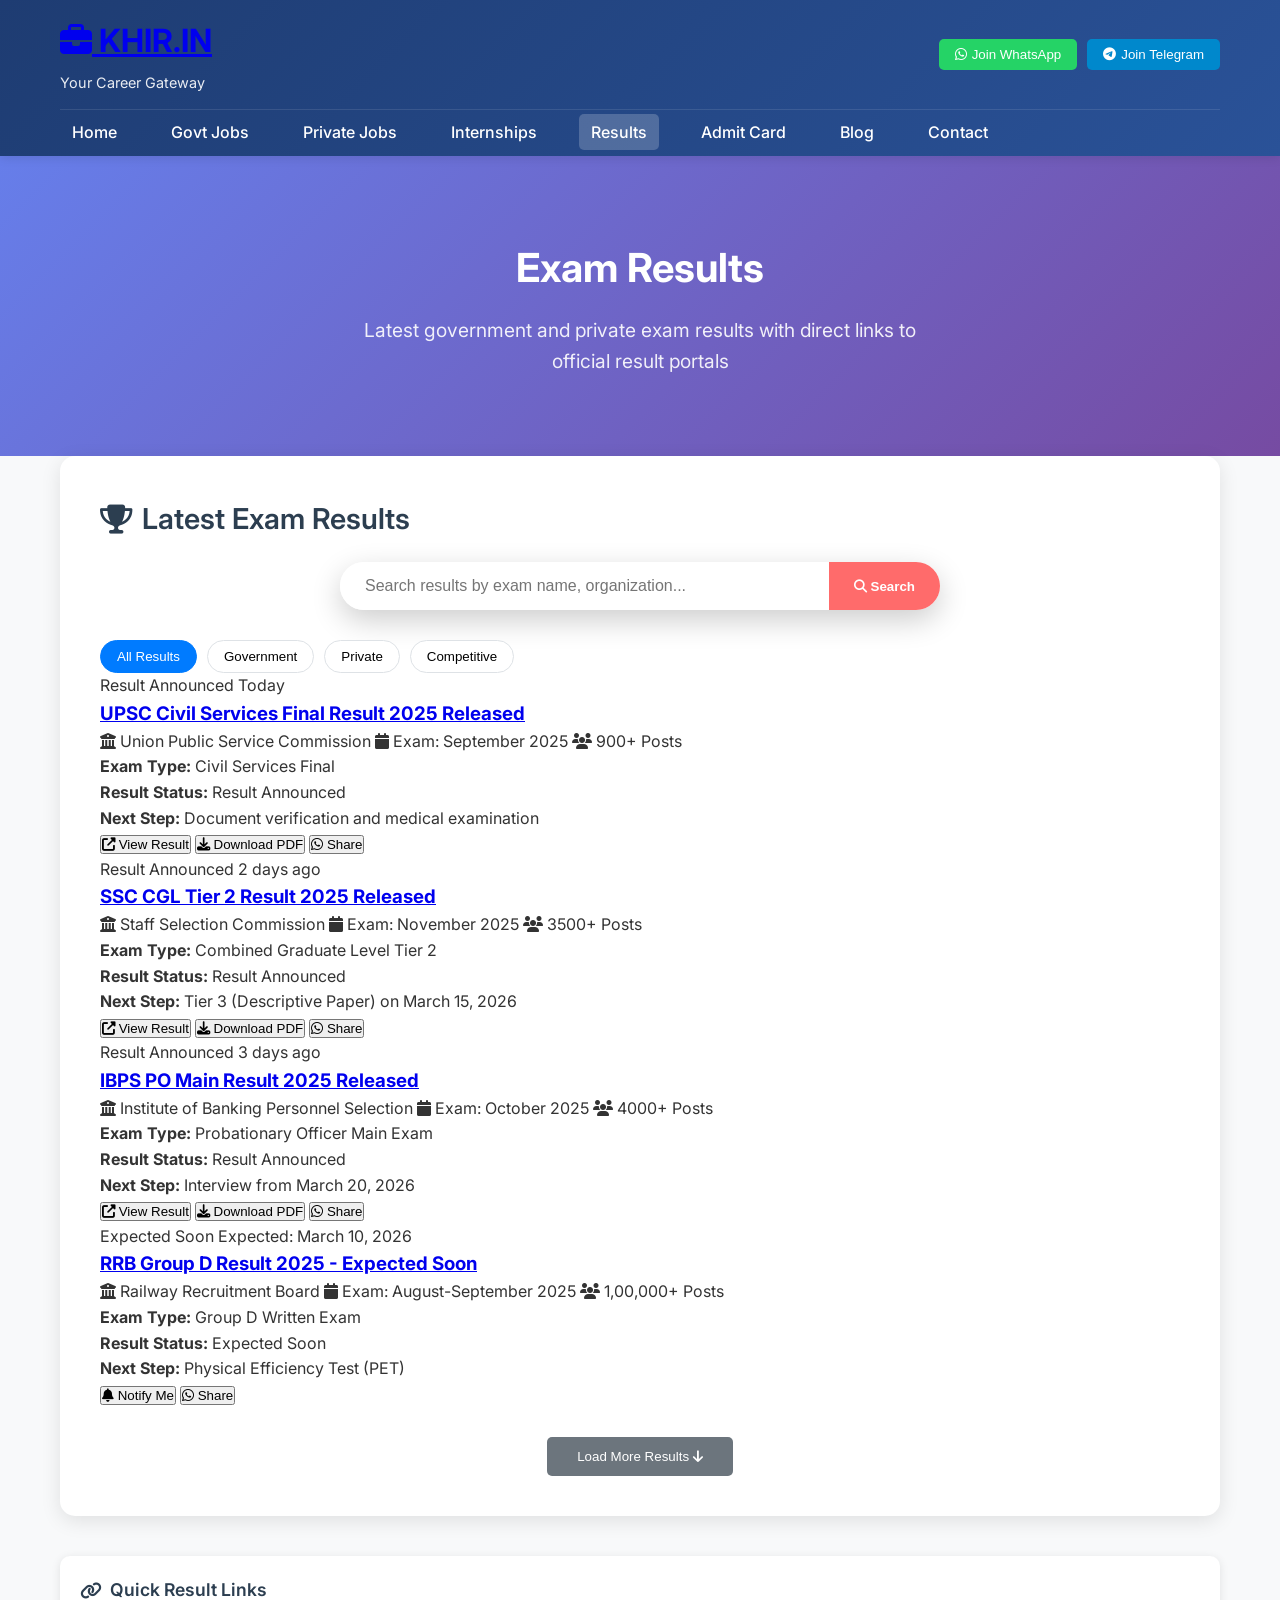
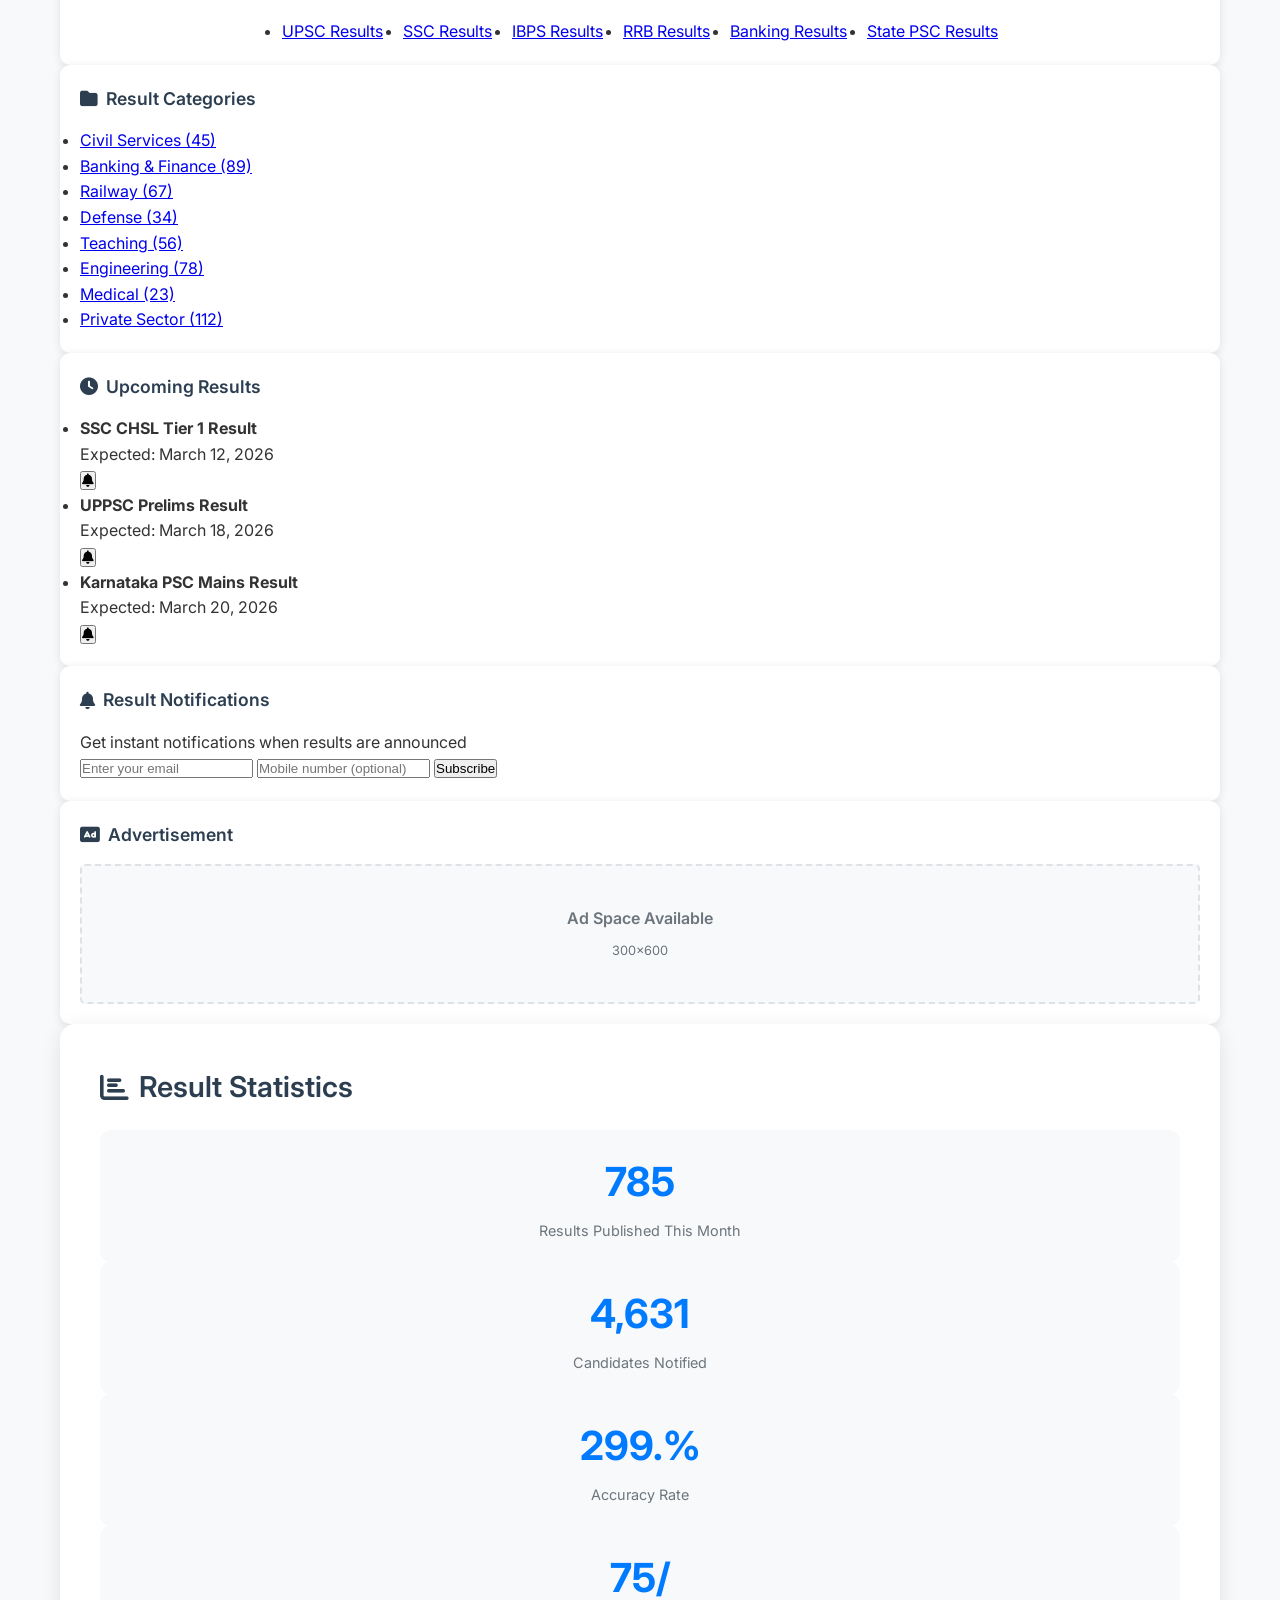
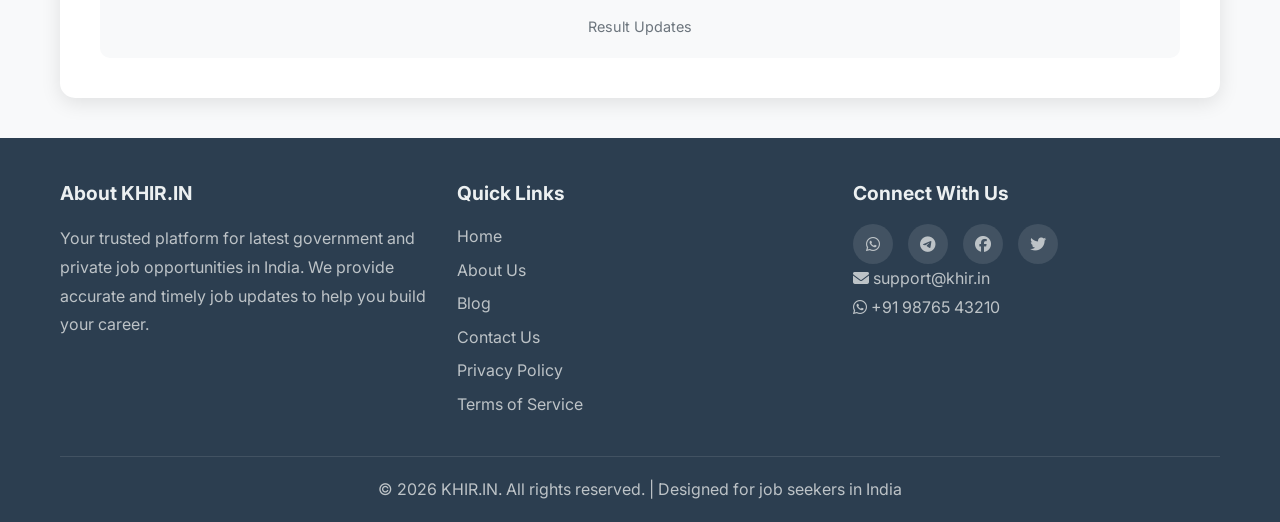
<file: khir.in/results.html>
<!DOCTYPE html>
<html lang="en">
<head>
    <meta charset="UTF-8">
    <meta name="viewport" content="width=device-width, initial-scale=1.0">
    <title>Exam Results - KHIR.IN | Latest Government & Private Exam Results</title>
    <meta name="description" content="Check latest exam results for government jobs, competitive exams, and private sector recruitment. Get instant notifications for result announcements.">
    <link rel="stylesheet" href="styles.css">
    <link rel="stylesheet" href="page-styles.css">
    <link rel="preconnect" href="https://fonts.googleapis.com">
    <link rel="preconnect" href="https://fonts.gstatic.com" crossorigin>
    <link href="https://fonts.googleapis.com/css2?family=Inter:wght@300;400;500;600;700&display=swap" rel="stylesheet">
    <link rel="stylesheet" href="https://cdnjs.cloudflare.com/ajax/libs/font-awesome/6.4.0/css/all.min.css">
</head>
<body>
    <!-- Header -->
    <header class="header">
        <div class="container">
            <div class="header-top">
                <div class="logo">
                    <h1><a href="index.html"><i class="fas fa-briefcase"></i> KHIR.IN</a></h1>
                    <p>Your Career Gateway</p>
                </div>
                <div class="header-actions">
                    <button class="btn-whatsapp"><i class="fab fa-whatsapp"></i> Join WhatsApp</button>
                    <button class="btn-telegram"><i class="fab fa-telegram"></i> Join Telegram</button>
                </div>
            </div>
            <nav class="main-nav">
                <ul>
                    <li><a href="index.html">Home</a></li>
                    <li><a href="#govt-jobs">Govt Jobs</a></li>
                    <li><a href="#private-jobs">Private Jobs</a></li>
                    <li><a href="#internships">Internships</a></li>
                    <li><a href="results.html" class="active">Results</a></li>
                    <li><a href="#admit-card">Admit Card</a></li>
                    <li><a href="blog.html">Blog</a></li>
                    <li><a href="contact.html">Contact</a></li>
                </ul>
            </nav>
        </div>
    </header>

    <!-- Page Header -->
    <section class="page-header">
        <div class="container">
            <h1>Exam Results</h1>
            <p>Latest government and private exam results with direct links to official result portals</p>
        </div>
    </section>

    <!-- Results Content -->
    <main class="results-main">
        <div class="container">
            <div class="results-grid">
                <!-- Main Results Section -->
                <section class="results-section">
                    <div class="section-card">
                        <h2><i class="fas fa-trophy"></i> Latest Exam Results</h2>
                        
                        <!-- Search and Filter -->
                        <div class="results-filters">
                            <div class="search-box">
                                <input type="text" placeholder="Search results by exam name, organization..." id="resultSearch">
                                <button type="button" onclick="searchResults()"><i class="fas fa-search"></i> Search</button>
                            </div>
                            <div class="filter-tabs">
                                <button class="tab-btn active" data-category="all">All Results</button>
                                <button class="tab-btn" data-category="government">Government</button>
                                <button class="tab-btn" data-category="private">Private</button>
                                <button class="tab-btn" data-category="competitive">Competitive</button>
                            </div>
                        </div>

                        <!-- Results List -->
                        <div class="results-list" id="resultsList">
                            <!-- Result 1 -->
                            <article class="result-item" data-category="government">
                                <div class="result-header">
                                    <span class="result-badge announced">Result Announced</span>
                                    <span class="result-date">Today</span>
                                </div>
                                <h3><a href="#result-1">UPSC Civil Services Final Result 2025 Released</a></h3>
                                <div class="result-meta">
                                    <span><i class="fas fa-university"></i> Union Public Service Commission</span>
                                    <span><i class="fas fa-calendar"></i> Exam: September 2025</span>
                                    <span><i class="fas fa-users"></i> 900+ Posts</span>
                                </div>
                                <div class="result-details">
                                    <p><strong>Posts:</strong> IAS, IFS, IPS, IRS and other Group A Services</p>
                                    <p><strong>Result Status:</strong> Final Result Released</p>
                                    <p><strong>Next Step:</strong> Document verification and medical examination</p>
                                </div>
                                <div class="result-actions">
                                    <button class="btn-view-result" onclick="viewResult(1)">
                                        <i class="fas fa-external-link-alt"></i> View Result
                                    </button>
                                    <button class="btn-download" onclick="downloadResult(1)">
                                        <i class="fas fa-download"></i> Download PDF
                                    </button>
                                    <button class="btn-share-whatsapp" onclick="shareResult(1)">
                                        <i class="fab fa-whatsapp"></i> Share
                                    </button>
                                </div>
                            </article>

                            <!-- Result 2 -->
                            <article class="result-item" data-category="government">
                                <div class="result-header">
                                    <span class="result-badge announced">Result Announced</span>
                                    <span class="result-date">2 days ago</span>
                                </div>
                                <h3><a href="#result-2">SSC CGL Tier 2 Result 2025 Released</a></h3>
                                <div class="result-meta">
                                    <span><i class="fas fa-university"></i> Staff Selection Commission</span>
                                    <span><i class="fas fa-calendar"></i> Exam: November 2025</span>
                                    <span><i class="fas fa-users"></i> 3500+ Posts</span>
                                </div>
                                <div class="result-details">
                                    <p><strong>Posts:</strong> Assistant, Auditor, Tax Assistant, Inspector</p>
                                    <p><strong>Result Status:</strong> Tier 2 Result Released</p>
                                    <p><strong>Next Step:</strong> Tier 3 (Descriptive Paper) on March 15, 2026</p>
                                </div>
                                <div class="result-actions">
                                    <button class="btn-view-result" onclick="viewResult(2)">
                                        <i class="fas fa-external-link-alt"></i> View Result
                                    </button>
                                    <button class="btn-download" onclick="downloadResult(2)">
                                        <i class="fas fa-download"></i> Download PDF
                                    </button>
                                    <button class="btn-share-whatsapp" onclick="shareResult(2)">
                                        <i class="fab fa-whatsapp"></i> Share
                                    </button>
                                </div>
                            </article>

                            <!-- Result 3 -->
                            <article class="result-item" data-category="competitive">
                                <div class="result-header">
                                    <span class="result-badge announced">Result Announced</span>
                                    <span class="result-date">3 days ago</span>
                                </div>
                                <h3><a href="#result-3">IBPS PO Main Result 2025 Released</a></h3>
                                <div class="result-meta">
                                    <span><i class="fas fa-university"></i> Institute of Banking Personnel Selection</span>
                                    <span><i class="fas fa-calendar"></i> Exam: October 2025</span>
                                    <span><i class="fas fa-users"></i> 4000+ Posts</span>
                                </div>
                                <div class="result-details">
                                    <p><strong>Posts:</strong> Probationary Officer in 11 Public Sector Banks</p>
                                    <p><strong>Result Status:</strong> Main Exam Result Released</p>
                                    <p><strong>Next Step:</strong> Interview from March 20, 2026</p>
                                </div>
                                <div class="result-actions">
                                    <button class="btn-view-result" onclick="viewResult(3)">
                                        <i class="fas fa-external-link-alt"></i> View Result
                                    </button>
                                    <button class="btn-download" onclick="downloadResult(3)">
                                        <i class="fas fa-download"></i> Download PDF
                                    </button>
                                    <button class="btn-share-whatsapp" onclick="shareResult(3)">
                                        <i class="fab fa-whatsapp"></i> Share
                                    </button>
                                </div>
                            </article>

                            <!-- Result 4 -->
                            <article class="result-item" data-category="government">
                                <div class="result-header">
                                    <span class="result-badge expected">Expected Soon</span>
                                    <span class="result-date">Expected: March 10, 2026</span>
                                </div>
                                <h3><a href="#result-4">RRB Group D Result 2025 - Expected Soon</a></h3>
                                <div class="result-meta">
                                    <span><i class="fas fa-university"></i> Railway Recruitment Board</span>
                                    <span><i class="fas fa-calendar"></i> Exam: August-September 2025</span>
                                    <span><i class="fas fa-users"></i> 1,00,000+ Posts</span>
                                </div>
                                <div class="result-details">
                                    <p><strong>Posts:</strong> Track Maintainer, Helper, Assistant Pointsman</p>
                                    <p><strong>Result Status:</strong> Under Process - Expected Soon</p>
                                    <p><strong>Next Step:</strong> Physical Efficiency Test (PET)</p>
                                </div>
                                <div class="result-actions">
                                    <button class="btn-notify" onclick="notifyResult(4)">
                                        <i class="fas fa-bell"></i> Notify Me
                                    </button>
                                    <button class="btn-share-whatsapp" onclick="shareResult(4)">
                                        <i class="fab fa-whatsapp"></i> Share
                                    </button>
                                </div>
                            </article>

                            <!-- Result 5 -->
                            <article class="result-item" data-category="private">
                                <div class="result-header">
                                    <span class="result-badge announced">Result Announced</span>
                                    <span class="result-date">5 days ago</span>
                                </div>
                                <h3><a href="#result-5">TCS National Qualifier Test Result 2025</a></h3>
                                <div class="result-meta">
                                    <span><i class="fas fa-building"></i> Tata Consultancy Services</span>
                                    <span><i class="fas fa-calendar"></i> Exam: December 2025</span>
                                    <span><i class="fas fa-users"></i> 5000+ Posts</span>
                                </div>
                                <div class="result-details">
                                    <p><strong>Posts:</strong> Software Developer, System Engineer, IT Analyst</p>
                                    <p><strong>Result Status:</strong> Written Test Result Released</p>
                                    <p><strong>Next Step:</strong> Technical and HR Interview</p>
                                </div>
                                <div class="result-actions">
                                    <button class="btn-view-result" onclick="viewResult(5)">
                                        <i class="fas fa-external-link-alt"></i> View Result
                                    </button>
                                    <button class="btn-download" onclick="downloadResult(5)">
                                        <i class="fas fa-download"></i> Download PDF
                                    </button>
                                    <button class="btn-share-whatsapp" onclick="shareResult(5)">
                                        <i class="fab fa-whatsapp"></i> Share
                                    </button>
                                </div>
                            </article>

                            <!-- Result 6 -->
                            <article class="result-item" data-category="government">
                                <div class="result-header">
                                    <span class="result-badge expected">Expected Soon</span>
                                    <span class="result-date">Expected: March 15, 2026</span>
                                </div>
                                <h3><a href="#result-6">Bihar Police SI Result 2025 - Expected Soon</a></h3>
                                <div class="result-meta">
                                    <span><i class="fas fa-university"></i> Central Selection Board of Constable</span>
                                    <span><i class="fas fa-calendar"></i> Exam: December 2025</span>
                                    <span><i class="fas fa-users"></i> 2000+ Posts</span>
                                </div>
                                <div class="result-details">
                                    <p><strong>Posts:</strong> Sub Inspector, Sergeant</p>
                                    <p><strong>Result Status:</strong> Under Evaluation - Expected Soon</p>
                                    <p><strong>Next Step:</strong> Physical Test and Medical Examination</p>
                                </div>
                                <div class="result-actions">
                                    <button class="btn-notify" onclick="notifyResult(6)">
                                        <i class="fas fa-bell"></i> Notify Me
                                    </button>
                                    <button class="btn-share-whatsapp" onclick="shareResult(6)">
                                        <i class="fab fa-whatsapp"></i> Share
                                    </button>
                                </div>
                            </article>
                        </div>

                        <!-- Load More -->
                        <div class="load-more">
                            <button class="btn-load-more" onclick="loadMoreResults()">
                                Load More Results <i class="fas fa-arrow-down"></i>
                            </button>
                        </div>
                    </div>
                </section>

                <!-- Sidebar -->
                <aside class="results-sidebar">
                    <!-- Quick Links -->
                    <div class="widget">
                        <h3><i class="fas fa-link"></i> Quick Result Links</h3>
                        <ul class="quick-links">
                            <li><a href="#upsc" target="_blank">UPSC Results</a></li>
                            <li><a href="#ssc" target="_blank">SSC Results</a></li>
                            <li><a href="#ibps" target="_blank">IBPS Results</a></li>
                            <li><a href="#rrb" target="_blank">RRB Results</a></li>
                            <li><a href="#banking" target="_blank">Banking Results</a></li>
                            <li><a href="#state" target="_blank">State PSC Results</a></li>
                        </ul>
                    </div>

                    <!-- Result Categories -->
                    <div class="widget">
                        <h3><i class="fas fa-folder"></i> Result Categories</h3>
                        <ul class="category-list">
                            <li><a href="#civil-services">Civil Services (45)</a></li>
                            <li><a href="#banking">Banking & Finance (89)</a></li>
                            <li><a href="#railway">Railway (67)</a></li>
                            <li><a href="#defense">Defense (34)</a></li>
                            <li><a href="#teaching">Teaching (56)</a></li>
                            <li><a href="#engineering">Engineering (78)</a></li>
                            <li><a href="#medical">Medical (23)</a></li>
                            <li><a href="#private-sector">Private Sector (112)</a></li>
                        </ul>
                    </div>

                    <!-- Upcoming Results -->
                    <div class="widget">
                        <h3><i class="fas fa-clock"></i> Upcoming Results</h3>
                        <ul class="upcoming-results">
                            <li>
                                <div class="upcoming-info">
                                    <h4>SSC CHSL Tier 1 Result</h4>
                                    <p>Expected: March 12, 2026</p>
                                </div>
                                <button class="btn-notify-small" onclick="notifyResult('chsl')">
                                    <i class="fas fa-bell"></i>
                                </button>
                            </li>
                            <li>
                                <div class="upcoming-info">
                                    <h4>UPPSC Prelims Result</h4>
                                    <p>Expected: March 18, 2026</p>
                                </div>
                                <button class="btn-notify-small" onclick="notifyResult('uppsc')">
                                    <i class="fas fa-bell"></i>
                                </button>
                            </li>
                            <li>
                                <div class="upcoming-info">
                                    <h4>Karnataka PSC Mains Result</h4>
                                    <p>Expected: March 20, 2026</p>
                                </div>
                                <button class="btn-notify-small" onclick="notifyResult('kpsc')">
                                    <i class="fas fa-bell"></i>
                                </button>
                            </li>
                        </ul>
                    </div>

                    <!-- Result Notifications -->
                    <div class="widget">
                        <h3><i class="fas fa-bell"></i> Result Notifications</h3>
                        <p>Get instant notifications when results are announced</p>
                        <form class="notification-form">
                            <input type="email" placeholder="Enter your email" required>
                            <input type="tel" placeholder="Mobile number (optional)">
                            <button type="submit">Subscribe</button>
                        </form>
                    </div>

                    <!-- Advertisement -->
                    <div class="widget ad-widget">
                        <h3><i class="fas fa-ad"></i> Advertisement</h3>
                        <div class="ad-space">
                            <p>Ad Space Available</p>
                            <span>300x600</span>
                        </div>
                    </div>
                </aside>
            </div>

            <!-- Result Statistics -->
            <section class="stats-section">
                <div class="section-card">
                    <h2><i class="fas fa-chart-bar"></i> Result Statistics</h2>
                    <div class="stats-grid">
                        <div class="stat-item">
                            <div class="stat-number">2,456</div>
                            <div class="stat-label">Results Published This Month</div>
                        </div>
                        <div class="stat-item">
                            <div class="stat-number">15,234</div>
                            <div class="stat-label">Candidates Notified</div>
                        </div>
                        <div class="stat-item">
                            <div class="stat-number">98.5%</div>
                            <div class="stat-label">Accuracy Rate</div>
                        </div>
                        <div class="stat-item">
                            <div class="stat-number">24/7</div>
                            <div class="stat-label">Result Updates</div>
                        </div>
                    </div>
                </div>
            </section>
        </div>
    </main>

    <!-- Footer -->
    <footer class="footer">
        <div class="container">
            <div class="footer-content">
                <div class="footer-section">
                    <h4>About KHIR.IN</h4>
                    <p>Your trusted platform for latest government and private job opportunities in India. We provide accurate and timely job updates to help you build your career.</p>
                </div>
                <div class="footer-section">
                    <h4>Quick Links</h4>
                    <ul>
                        <li><a href="index.html">Home</a></li>
                        <li><a href="about.html">About Us</a></li>
                        <li><a href="blog.html">Blog</a></li>
                        <li><a href="contact.html">Contact Us</a></li>
                        <li><a href="#privacy">Privacy Policy</a></li>
                        <li><a href="#terms">Terms of Service</a></li>
                    </ul>
                </div>
                <div class="footer-section">
                    <h4>Connect With Us</h4>
                    <div class="social-links">
                        <a href="#whatsapp"><i class="fab fa-whatsapp"></i></a>
                        <a href="#telegram"><i class="fab fa-telegram"></i></a>
                        <a href="#facebook"><i class="fab fa-facebook"></i></a>
                        <a href="#twitter"><i class="fab fa-twitter"></i></a>
                    </div>
                    <p><i class="fas fa-envelope"></i> support@khir.in</p>
                    <p><i class="fab fa-whatsapp"></i> +91 98765 43210</p>
                </div>
            </div>
            <div class="footer-bottom">
                <p>&copy; 2026 KHIR.IN. All rights reserved. | Designed for job seekers in India</p>
            </div>
        </div>
    </footer>

    <script src="script.js"></script>
    <script src="results-script.js"></script>
</body>
</html>
</file>
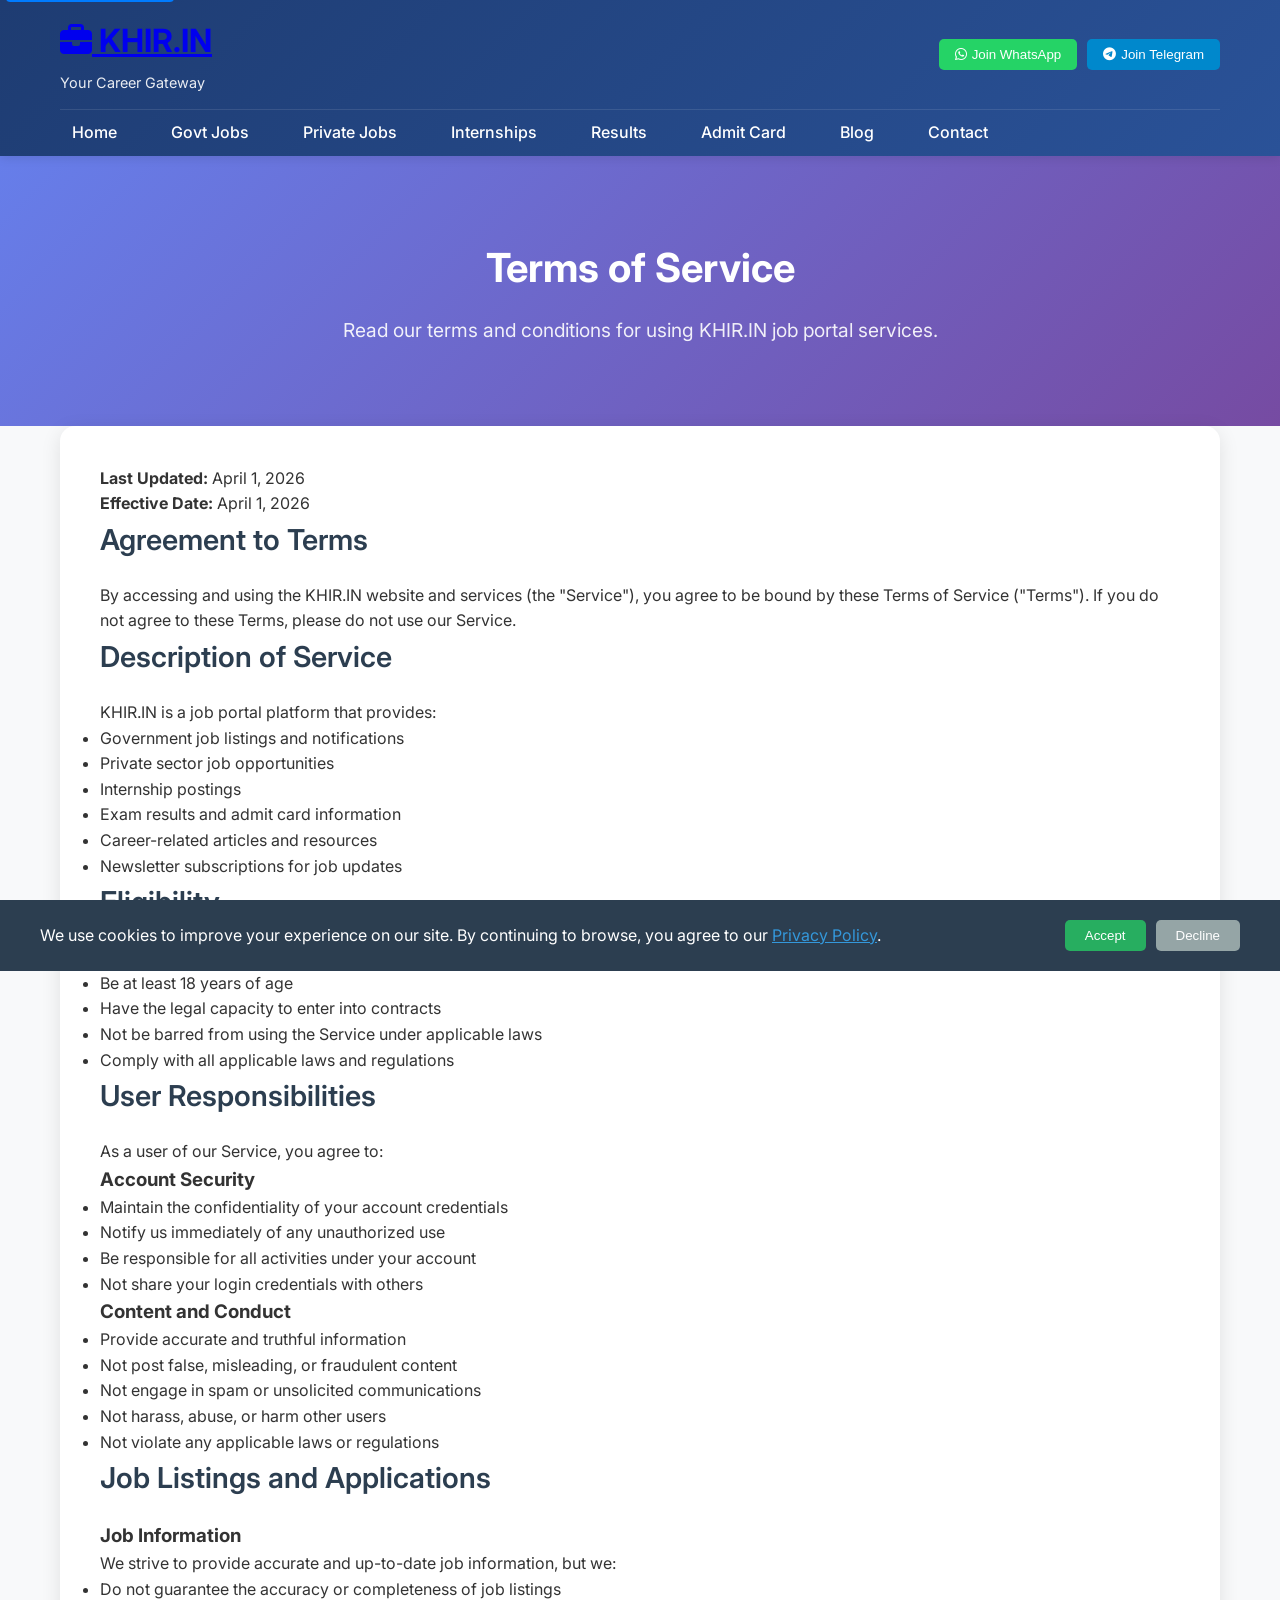
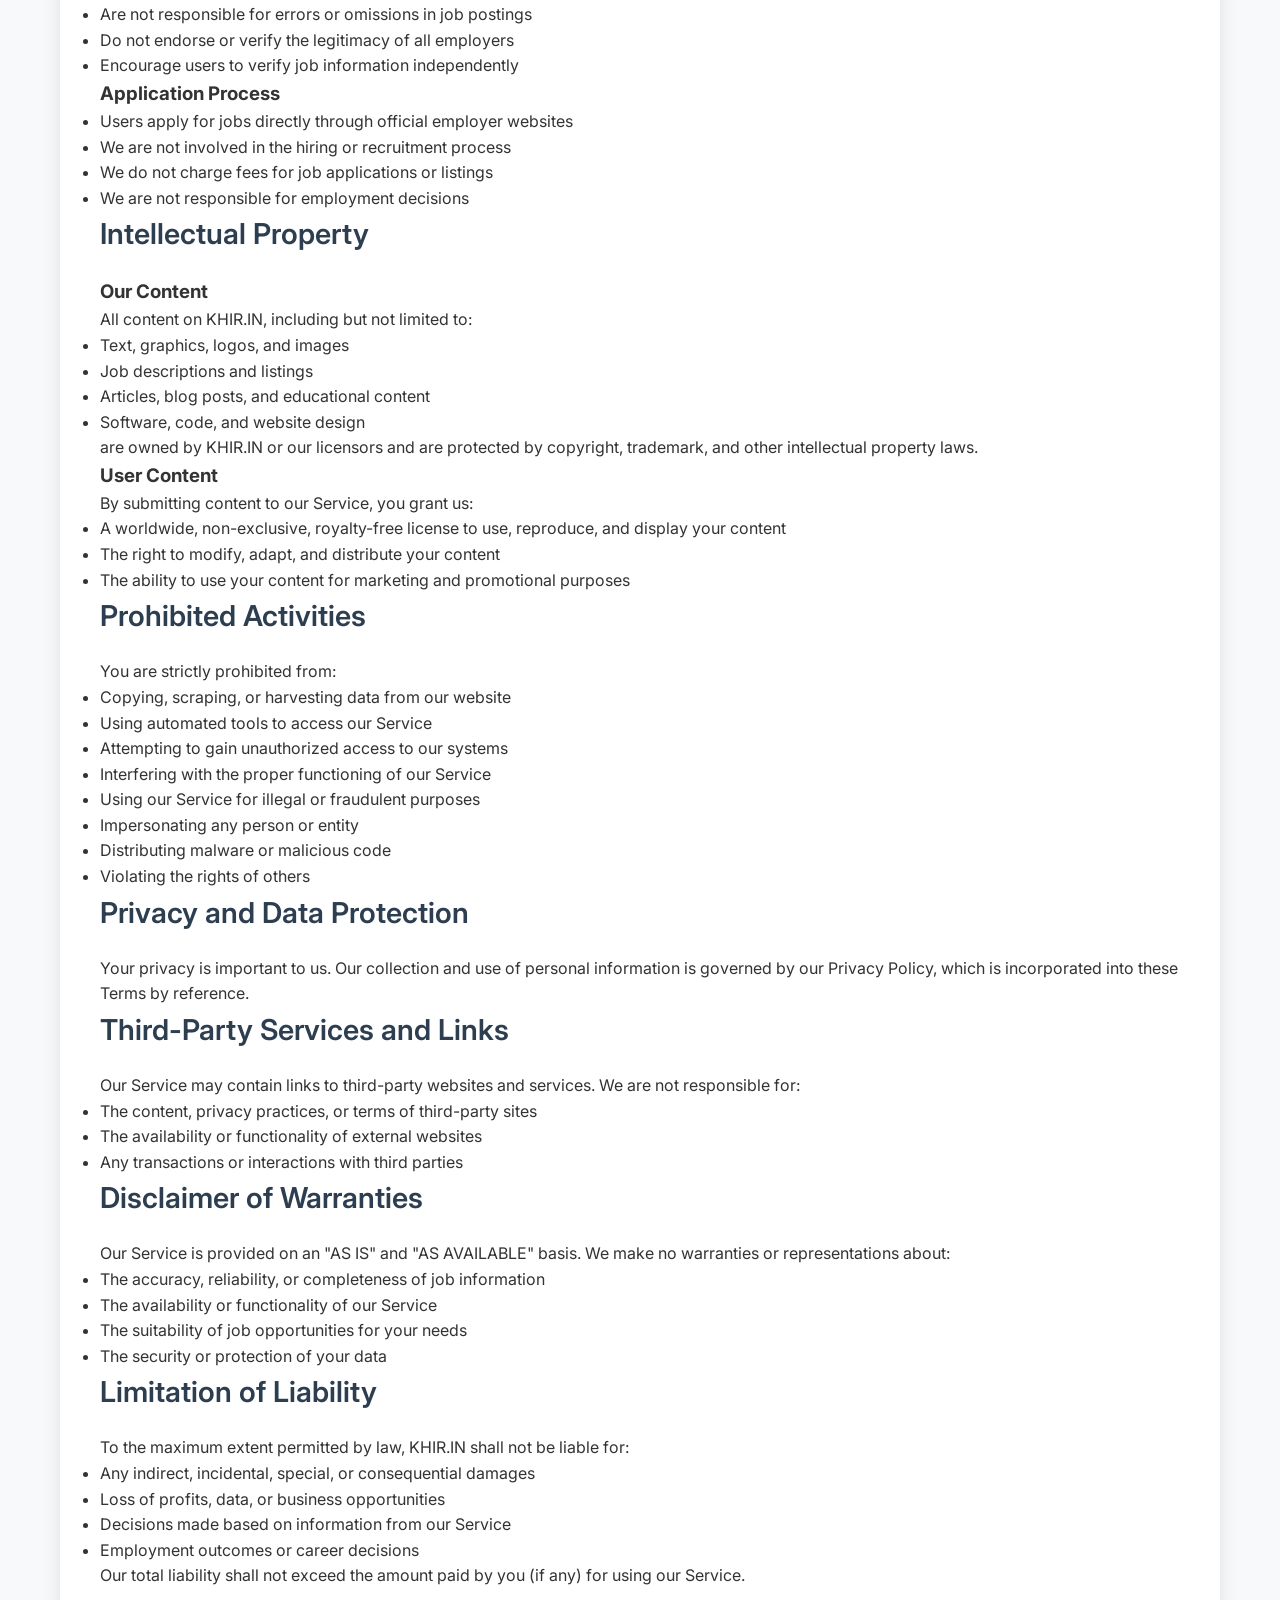
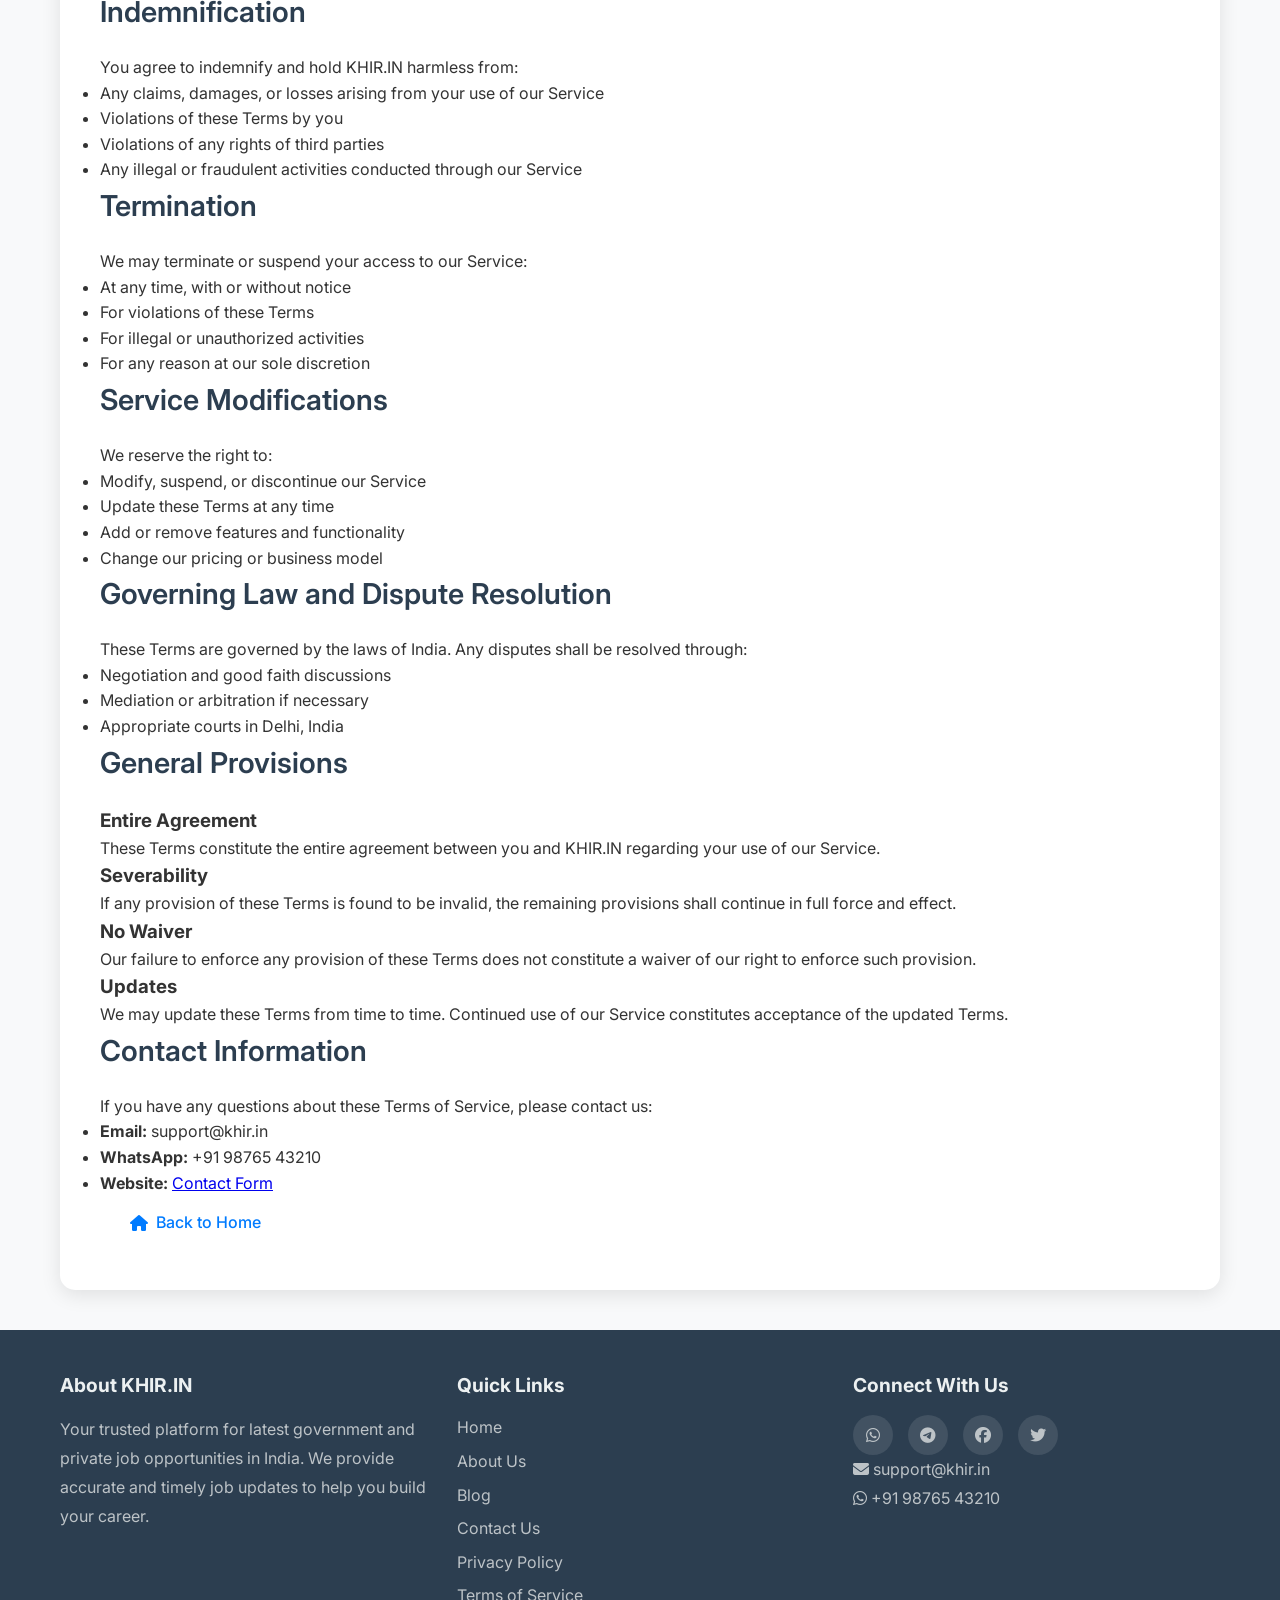
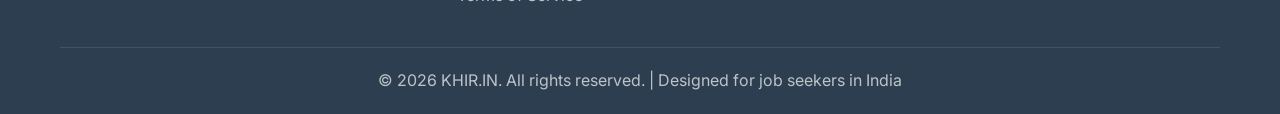
<file: khir.in/terms-of-service.html>
<!DOCTYPE html>
<html lang="en">
<head>
    <meta charset="UTF-8">
    <meta name="viewport" content="width=device-width, initial-scale=1.0">
    <title>Terms of Service - KHIR.IN</title>
    <meta name="description" content="Terms of Service for KHIR.IN job portal. Read our terms and conditions for using our services.">
    <link rel="stylesheet" href="styles.css">
    <link rel="stylesheet" href="page-styles.css">
    <link rel="preconnect" href="https://fonts.googleapis.com">
    <link rel="preconnect" href="https://fonts.gstatic.com" crossorigin>
    <link href="https://fonts.googleapis.com/css2?family=Inter:wght@300;400;500;600;700&display=swap" rel="stylesheet">
    <link rel="stylesheet" href="https://cdnjs.cloudflare.com/ajax/libs/font-awesome/6.4.0/css/all.min.css">
</head>
<body>
    <!-- Header -->
    <header class="header">
        <div class="container">
            <div class="header-top">
                <div class="logo">
                    <h1><a href="index.html"><i class="fas fa-briefcase"></i> KHIR.IN</a></h1>
                    <p>Your Career Gateway</p>
                </div>
                <div class="header-actions">
                    <button class="btn-whatsapp"><i class="fab fa-whatsapp"></i> Join WhatsApp</button>
                    <button class="btn-telegram"><i class="fab fa-telegram"></i> Join Telegram</button>
                </div>
            </div>
            <nav class="main-nav">
                <ul>
                    <li><a href="index.html">Home</a></li>
                    <li><a href="#govt-jobs">Govt Jobs</a></li>
                    <li><a href="#private-jobs">Private Jobs</a></li>
                    <li><a href="#internships">Internships</a></li>
                    <li><a href="#results">Results</a></li>
                    <li><a href="#admit-card">Admit Card</a></li>
                    <li><a href="blog.html">Blog</a></li>
                    <li><a href="contact.html">Contact</a></li>
                </ul>
            </nav>
        </div>
    </header>

    <!-- Page Header -->
    <section class="page-header">
        <div class="container">
            <h1>Terms of Service</h1>
            <p>Read our terms and conditions for using KHIR.IN job portal services.</p>
        </div>
    </section>

    <!-- Terms Content -->
    <main class="terms-main">
        <div class="container">
            <div class="section-card">
                <div class="terms-content">
                    <p><strong>Last Updated:</strong> April 1, 2026</p>
                    <p><strong>Effective Date:</strong> April 1, 2026</p>
                    
                    <h2>Agreement to Terms</h2>
                    <p>By accessing and using the KHIR.IN website and services (the "Service"), you agree to be bound by these Terms of Service ("Terms"). If you do not agree to these Terms, please do not use our Service.</p>
                    
                    <h2>Description of Service</h2>
                    <p>KHIR.IN is a job portal platform that provides:</p>
                    <ul>
                        <li>Government job listings and notifications</li>
                        <li>Private sector job opportunities</li>
                        <li>Internship postings</li>
                        <li>Exam results and admit card information</li>
                        <li>Career-related articles and resources</li>
                        <li>Newsletter subscriptions for job updates</li>
                    </ul>
                    
                    <h2>Eligibility</h2>
                    <p>To use our Service, you must:</p>
                    <ul>
                        <li>Be at least 18 years of age</li>
                        <li>Have the legal capacity to enter into contracts</li>
                        <li>Not be barred from using the Service under applicable laws</li>
                        <li>Comply with all applicable laws and regulations</li>
                    </ul>
                    
                    <h2>User Responsibilities</h2>
                    <p>As a user of our Service, you agree to:</p>
                    
                    <h3>Account Security</h3>
                    <ul>
                        <li>Maintain the confidentiality of your account credentials</li>
                        <li>Notify us immediately of any unauthorized use</li>
                        <li>Be responsible for all activities under your account</li>
                        <li>Not share your login credentials with others</li>
                    </ul>
                    
                    <h3>Content and Conduct</h3>
                    <ul>
                        <li>Provide accurate and truthful information</li>
                        <li>Not post false, misleading, or fraudulent content</li>
                        <li>Not engage in spam or unsolicited communications</li>
                        <li>Not harass, abuse, or harm other users</li>
                        <li>Not violate any applicable laws or regulations</li>
                    </ul>
                    
                    <h2>Job Listings and Applications</h2>
                    
                    <h3>Job Information</h3>
                    <p>We strive to provide accurate and up-to-date job information, but we:</p>
                    <ul>
                        <li>Do not guarantee the accuracy or completeness of job listings</li>
                        <li>Are not responsible for errors or omissions in job postings</li>
                        <li>Do not endorse or verify the legitimacy of all employers</li>
                        <li>Encourage users to verify job information independently</li>
                    </ul>
                    
                    <h3>Application Process</h3>
                    <ul>
                        <li>Users apply for jobs directly through official employer websites</li>
                        <li>We are not involved in the hiring or recruitment process</li>
                        <li>We do not charge fees for job applications or listings</li>
                        <li>We are not responsible for employment decisions</li>
                    </ul>
                    
                    <h2>Intellectual Property</h2>
                    
                    <h3>Our Content</h3>
                    <p>All content on KHIR.IN, including but not limited to:</p>
                    <ul>
                        <li>Text, graphics, logos, and images</li>
                        <li>Job descriptions and listings</li>
                        <li>Articles, blog posts, and educational content</li>
                        <li>Software, code, and website design</li>
                    </ul>
                    <p>are owned by KHIR.IN or our licensors and are protected by copyright, trademark, and other intellectual property laws.</p>
                    
                    <h3>User Content</h3>
                    <p>By submitting content to our Service, you grant us:</p>
                    <ul>
                        <li>A worldwide, non-exclusive, royalty-free license to use, reproduce, and display your content</li>
                        <li>The right to modify, adapt, and distribute your content</li>
                        <li>The ability to use your content for marketing and promotional purposes</li>
                    </ul>
                    
                    <h2>Prohibited Activities</h2>
                    <p>You are strictly prohibited from:</p>
                    <ul>
                        <li>Copying, scraping, or harvesting data from our website</li>
                        <li>Using automated tools to access our Service</li>
                        <li>Attempting to gain unauthorized access to our systems</li>
                        <li>Interfering with the proper functioning of our Service</li>
                        <li>Using our Service for illegal or fraudulent purposes</li>
                        <li>Impersonating any person or entity</li>
                        <li>Distributing malware or malicious code</li>
                        <li>Violating the rights of others</li>
                    </ul>
                    
                    <h2>Privacy and Data Protection</h2>
                    <p>Your privacy is important to us. Our collection and use of personal information is governed by our Privacy Policy, which is incorporated into these Terms by reference.</p>
                    
                    <h2>Third-Party Services and Links</h2>
                    <p>Our Service may contain links to third-party websites and services. We are not responsible for:</p>
                    <ul>
                        <li>The content, privacy practices, or terms of third-party sites</li>
                        <li>The availability or functionality of external websites</li>
                        <li>Any transactions or interactions with third parties</li>
                    </ul>
                    
                    <h2>Disclaimer of Warranties</h2>
                    <p>Our Service is provided on an "AS IS" and "AS AVAILABLE" basis. We make no warranties or representations about:</p>
                    <ul>
                        <li>The accuracy, reliability, or completeness of job information</li>
                        <li>The availability or functionality of our Service</li>
                        <li>The suitability of job opportunities for your needs</li>
                        <li>The security or protection of your data</li>
                    </ul>
                    
                    <h2>Limitation of Liability</h2>
                    <p>To the maximum extent permitted by law, KHIR.IN shall not be liable for:</p>
                    <ul>
                        <li>Any indirect, incidental, special, or consequential damages</li>
                        <li>Loss of profits, data, or business opportunities</li>
                        <li>Decisions made based on information from our Service</li>
                        <li>Employment outcomes or career decisions</li>
                    </ul>
                    <p>Our total liability shall not exceed the amount paid by you (if any) for using our Service.</p>
                    
                    <h2>Indemnification</h2>
                    <p>You agree to indemnify and hold KHIR.IN harmless from:</p>
                    <ul>
                        <li>Any claims, damages, or losses arising from your use of our Service</li>
                        <li>Violations of these Terms by you</li>
                        <li>Violations of any rights of third parties</li>
                        <li>Any illegal or fraudulent activities conducted through our Service</li>
                    </ul>
                    
                    <h2>Termination</h2>
                    <p>We may terminate or suspend your access to our Service:</p>
                    <ul>
                        <li>At any time, with or without notice</li>
                        <li>For violations of these Terms</li>
                        <li>For illegal or unauthorized activities</li>
                        <li>For any reason at our sole discretion</li>
                    </ul>
                    
                    <h2>Service Modifications</h2>
                    <p>We reserve the right to:</p>
                    <ul>
                        <li>Modify, suspend, or discontinue our Service</li>
                        <li>Update these Terms at any time</li>
                        <li>Add or remove features and functionality</li>
                        <li>Change our pricing or business model</li>
                    </ul>
                    
                    <h2>Governing Law and Dispute Resolution</h2>
                    <p>These Terms are governed by the laws of India. Any disputes shall be resolved through:</p>
                    <ul>
                        <li>Negotiation and good faith discussions</li>
                        <li>Mediation or arbitration if necessary</li>
                        <li>Appropriate courts in Delhi, India</li>
                    </ul>
                    
                    <h2>General Provisions</h2>
                    
                    <h3>Entire Agreement</h3>
                    <p>These Terms constitute the entire agreement between you and KHIR.IN regarding your use of our Service.</p>
                    
                    <h3>Severability</h3>
                    <p>If any provision of these Terms is found to be invalid, the remaining provisions shall continue in full force and effect.</p>
                    
                    <h3>No Waiver</h3>
                    <p>Our failure to enforce any provision of these Terms does not constitute a waiver of our right to enforce such provision.</p>
                    
                    <h3>Updates</h3>
                    <p>We may update these Terms from time to time. Continued use of our Service constitutes acceptance of the updated Terms.</p>
                    
                    <h2>Contact Information</h2>
                    <p>If you have any questions about these Terms of Service, please contact us:</p>
                    <ul>
                        <li><strong>Email:</strong> support@khir.in</li>
                        <li><strong>WhatsApp:</strong> +91 98765 43210</li>
                        <li><strong>Website:</strong> <a href="contact.html">Contact Form</a></li>
                    </ul>
                    
                    <div class="terms-actions">
                        <a href="index.html" class="btn-primary">
                            <i class="fas fa-home"></i> Back to Home
                        </a>
                        <a href="privacy-policy.html" class="btn-secondary">
                            <i class="fas fa-shield-alt"></i> Privacy Policy
                        </a>
                    </div>
                </div>
            </div>
        </div>
    </main>

    <!-- Footer -->
    <footer class="footer">
        <div class="container">
            <div class="footer-content">
                <div class="footer-section">
                    <h4>About KHIR.IN</h4>
                    <p>Your trusted platform for latest government and private job opportunities in India. We provide accurate and timely job updates to help you build your career.</p>
                </div>
                <div class="footer-section">
                    <h4>Quick Links</h4>
                    <ul>
                        <li><a href="index.html">Home</a></li>
                        <li><a href="about.html">About Us</a></li>
                        <li><a href="blog.html">Blog</a></li>
                        <li><a href="contact.html">Contact Us</a></li>
                        <li><a href="privacy-policy.html">Privacy Policy</a></li>
                        <li><a href="terms-of-service.html">Terms of Service</a></li>
                    </ul>
                </div>
                <div class="footer-section">
                    <h4>Connect With Us</h4>
                    <div class="social-links">
                        <a href="#whatsapp"><i class="fab fa-whatsapp"></i></a>
                        <a href="#telegram"><i class="fab fa-telegram"></i></a>
                        <a href="#facebook"><i class="fab fa-facebook"></i></a>
                        <a href="#twitter"><i class="fab fa-twitter"></i></a>
                    </div>
                    <p><i class="fas fa-envelope"></i> support@khir.in</p>
                    <p><i class="fab fa-whatsapp"></i> +91 98765 43210</p>
                </div>
            </div>
            <div class="footer-bottom">
                <p>&copy; 2026 KHIR.IN. All rights reserved. | Designed for job seekers in India</p>
            </div>
        </div>
    </footer>

    <script src="script.js"></script>
    <script src="page-script.js"></script>
</body>
</html>
</file>
<file: khir.in/styles.css>
/* Reset and Base Styles */
* {
    margin: 0;
    padding: 0;
    box-sizing: border-box;
}

body {
    font-family: 'Inter', sans-serif;
    line-height: 1.6;
    color: #333;
    background-color: #f8f9fa;
}

.container {
    max-width: 1200px;
    margin: 0 auto;
    padding: 0 20px;
}

/* Header Styles */
.header {
    background: linear-gradient(135deg, #1e3c72 0%, #2a5298 100%);
    color: white;
    position: sticky;
    top: 0;
    z-index: 1000;
    box-shadow: 0 2px 10px rgba(0,0,0,0.1);
}

.header-top {
    display: flex;
    justify-content: space-between;
    align-items: center;
    padding: 15px 0;
    border-bottom: 1px solid rgba(255,255,255,0.1);
}

.logo h1 {
    font-size: 2rem;
    font-weight: 700;
    margin-bottom: 5px;
}

.logo p {
    font-size: 0.9rem;
    opacity: 0.9;
}

.header-actions {
    display: flex;
    gap: 10px;
}

.btn-whatsapp, .btn-telegram {
    padding: 8px 16px;
    border: none;
    border-radius: 5px;
    cursor: pointer;
    font-weight: 500;
    transition: all 0.3s ease;
    text-decoration: none;
    display: inline-flex;
    align-items: center;
    gap: 5px;
}

.btn-whatsapp {
    background: #25d366;
    color: white;
}

.btn-whatsapp:hover {
    background: #128c7e;
    transform: translateY(-2px);
}

.btn-telegram {
    background: #0088cc;
    color: white;
}

.btn-telegram:hover {
    background: #005f8a;
    transform: translateY(-2px);
}

/* Navigation */
.main-nav {
    padding: 10px 0;
}

.main-nav ul {
    list-style: none;
    display: flex;
    gap: 30px;
    flex-wrap: wrap;
}

.main-nav a {
    color: white;
    text-decoration: none;
    font-weight: 500;
    padding: 8px 12px;
    border-radius: 5px;
    transition: all 0.3s ease;
}

.main-nav a:hover, .main-nav a.active {
    background: rgba(255,255,255,0.2);
}

/* Hero Section */
.hero {
    background: linear-gradient(135deg, #667eea 0%, #764ba2 100%);
    color: white;
    padding: 60px 0;
    text-align: center;
}

.hero-content h2 {
    font-size: 2.5rem;
    font-weight: 700;
    margin-bottom: 15px;
}

.hero-content p {
    font-size: 1.2rem;
    margin-bottom: 30px;
    opacity: 0.9;
}

.search-box {
    display: flex;
    max-width: 600px;
    margin: 0 auto 30px;
    background: white;
    border-radius: 50px;
    overflow: hidden;
    box-shadow: 0 10px 30px rgba(0,0,0,0.2);
}

.search-box input {
    flex: 1;
    padding: 15px 25px;
    border: none;
    font-size: 1rem;
    outline: none;
}

.search-box button {
    padding: 15px 25px;
    background: #ff6b6b;
    color: white;
    border: none;
    cursor: pointer;
    font-weight: 600;
    transition: background 0.3s ease;
}

.search-box button:hover {
    background: #ff5252;
}

.quick-links {
    display: flex;
    justify-content: center;
    gap: 20px;
    flex-wrap: wrap;
}

.quick-link {
    background: rgba(255,255,255,0.2);
    color: white;
    padding: 10px 20px;
    border-radius: 25px;
    text-decoration: none;
    font-weight: 500;
    transition: all 0.3s ease;
    backdrop-filter: blur(10px);
}

.quick-link:hover {
    background: rgba(255,255,255,0.3);
    transform: translateY(-2px);
}

/* Main Content */
.main-content {
    padding: 40px 0;
}

.content-grid {
    display: grid;
    grid-template-columns: 1fr 300px;
    gap: 30px;
}

/* Section Headers */
.section-header {
    display: flex;
    justify-content: space-between;
    align-items: center;
    margin-bottom: 25px;
    padding-bottom: 15px;
    border-bottom: 2px solid #e9ecef;
}

.section-header h3 {
    font-size: 1.5rem;
    font-weight: 600;
    color: #2c3e50;
}

.filter-tabs {
    display: flex;
    gap: 10px;
}

.tab-btn {
    padding: 8px 16px;
    border: 1px solid #dee2e6;
    background: white;
    border-radius: 20px;
    cursor: pointer;
    font-weight: 500;
    transition: all 0.3s ease;
}

.tab-btn.active, .tab-btn:hover {
    background: #007bff;
    color: white;
    border-color: #007bff;
}

/* Job Cards */
.job-list {
    display: flex;
    flex-direction: column;
    gap: 20px;
}

.job-card {
    background: white;
    border-radius: 10px;
    padding: 20px;
    box-shadow: 0 2px 10px rgba(0,0,0,0.1);
    transition: all 0.3s ease;
    border-left: 4px solid transparent;
}

.job-card:hover {
    transform: translateY(-2px);
    box-shadow: 0 5px 20px rgba(0,0,0,0.15);
}

.job-card[data-category="govt"] {
    border-left-color: #28a745;
}

.job-card[data-category="private"] {
    border-left-color: #007bff;
}

.job-card[data-category="internship"] {
    border-left-color: #ffc107;
}

.job-header {
    display: flex;
    justify-content: space-between;
    align-items: center;
    margin-bottom: 15px;
}

.job-type {
    padding: 4px 12px;
    border-radius: 15px;
    font-size: 0.8rem;
    font-weight: 600;
    text-transform: uppercase;
}

.job-type.govt {
    background: #d4edda;
    color: #155724;
}

.job-type.private {
    background: #d1ecf1;
    color: #0c5460;
}

.job-type.internship {
    background: #fff3cd;
    color: #856404;
}

.job-date {
    color: #6c757d;
    font-size: 0.9rem;
}

.job-card h4 {
    margin-bottom: 10px;
}

.job-card h4 a {
    color: #2c3e50;
    text-decoration: none;
    font-weight: 600;
    font-size: 1.1rem;
}

.job-card h4 a:hover {
    color: #007bff;
}

.job-meta {
    display: flex;
    gap: 20px;
    margin-bottom: 15px;
    flex-wrap: wrap;
}

.job-meta span {
    color: #6c757d;
    font-size: 0.9rem;
    display: flex;
    align-items: center;
    gap: 5px;
}

.job-details {
    margin-bottom: 15px;
}

.job-details p {
    margin-bottom: 5px;
    font-size: 0.9rem;
}

.job-details strong {
    color: #495057;
}

.job-actions {
    display: flex;
    gap: 10px;
}

.btn-apply {
    background: #28a745;
    color: white;
    padding: 10px 20px;
    border: none;
    border-radius: 5px;
    cursor: pointer;
    font-weight: 500;
    text-decoration: none;
    display: inline-flex;
    align-items: center;
    gap: 5px;
    transition: all 0.3s ease;
}

.btn-apply:hover {
    background: #218838;
    transform: translateY(-2px);
}

.btn-whatsapp-small {
    background: #25d366;
    color: white;
    padding: 10px 15px;
    border: none;
    border-radius: 5px;
    cursor: pointer;
    transition: all 0.3s ease;
}

.btn-whatsapp-small:hover {
    background: #128c7e;
    transform: translateY(-2px);
}

.load-more {
    text-align: center;
    margin-top: 30px;
}

.btn-load-more {
    background: #6c757d;
    color: white;
    padding: 12px 30px;
    border: none;
    border-radius: 5px;
    cursor: pointer;
    font-weight: 500;
    transition: all 0.3s ease;
}

.btn-load-more:hover {
    background: #5a6268;
    transform: translateY(-2px);
}

/* Sidebar */
.sidebar {
    display: flex;
    flex-direction: column;
    gap: 25px;
}

.widget {
    background: white;
    border-radius: 10px;
    padding: 20px;
    box-shadow: 0 2px 10px rgba(0,0,0,0.1);
}

.widget h3 {
    font-size: 1.1rem;
    font-weight: 600;
    margin-bottom: 15px;
    color: #2c3e50;
    display: flex;
    align-items: center;
    gap: 8px;
}

.recent-posts ul, .categories ul {
    list-style: none;
}

.recent-posts li, .categories li {
    margin-bottom: 10px;
}

.recent-posts a, .categories a {
    color: #495057;
    text-decoration: none;
    font-size: 0.9rem;
    transition: color 0.3s ease;
    display: block;
    padding: 5px 0;
}

.recent-posts a:hover, .categories a:hover {
    color: #007bff;
}

.ad-widget {
    text-align: center;
}

.ad-space {
    background: #f8f9fa;
    border: 2px dashed #dee2e6;
    border-radius: 5px;
    padding: 40px 20px;
    color: #6c757d;
}

.ad-space p {
    font-weight: 600;
    margin-bottom: 5px;
}

.ad-space span {
    font-size: 0.8rem;
}

.newsletter-form {
    display: flex;
    flex-direction: column;
    gap: 10px;
}

.newsletter-form input {
    padding: 10px;
    border: 1px solid #dee2e6;
    border-radius: 5px;
    font-size: 0.9rem;
}

.newsletter-form button {
    background: #007bff;
    color: white;
    padding: 10px;
    border: none;
    border-radius: 5px;
    cursor: pointer;
    font-weight: 500;
    transition: background 0.3s ease;
}

.newsletter-form button:hover {
    background: #0056b3;
}

/* Footer */
.footer {
    background: #2c3e50;
    color: white;
    padding: 40px 0 20px;
}

.footer-content {
    display: grid;
    grid-template-columns: repeat(auto-fit, minmax(250px, 1fr));
    gap: 30px;
    margin-bottom: 30px;
}

.footer-section h4 {
    font-size: 1.2rem;
    margin-bottom: 15px;
    color: #ecf0f1;
}

.footer-section p {
    line-height: 1.8;
    color: #bdc3c7;
}

.footer-section ul {
    list-style: none;
}

.footer-section li {
    margin-bottom: 8px;
}

.footer-section a {
    color: #bdc3c7;
    text-decoration: none;
    transition: color 0.3s ease;
}

.footer-section a:hover {
    color: #3498db;
}

.social-links {
    display: flex;
    gap: 15px;
}

.social-links a {
    width: 40px;
    height: 40px;
    background: rgba(255,255,255,0.1);
    border-radius: 50%;
    display: flex;
    align-items: center;
    justify-content: center;
    transition: all 0.3s ease;
}

.social-links a:hover {
    background: #3498db;
    transform: translateY(-2px);
}

.footer-bottom {
    text-align: center;
    padding-top: 20px;
    border-top: 1px solid rgba(255,255,255,0.1);
    color: #bdc3c7;
}

/* Responsive Design */
@media (max-width: 768px) {
    .header-top {
        flex-direction: column;
        gap: 15px;
        text-align: center;
    }
    
    .main-nav ul {
        justify-content: center;
        gap: 15px;
    }
    
    .hero-content h2 {
        font-size: 2rem;
    }
    
    .search-box {
        flex-direction: column;
        border-radius: 10px;
    }
    
    .search-box input {
        border-radius: 10px 10px 0 0;
    }
    
    .search-box button {
        border-radius: 0 0 10px 10px;
    }
    
    .content-grid {
        grid-template-columns: 1fr;
    }
    
    .job-meta {
        flex-direction: column;
        gap: 5px;
    }
    
    .job-actions {
        flex-direction: column;
    }
    
    .filter-tabs {
        flex-wrap: wrap;
        justify-content: center;
    }
    
    .section-header {
        flex-direction: column;
        gap: 15px;
        text-align: center;
    }
}

@media (max-width: 480px) {
    .container {
        padding: 0 15px;
    }
    
    .hero {
        padding: 40px 0;
    }
    
    .hero-content h2 {
        font-size: 1.5rem;
    }
    
    .hero-content p {
        font-size: 1rem;
    }
    
    .quick-links {
        gap: 10px;
    }
    
    .quick-link {
        padding: 8px 15px;
        font-size: 0.9rem;
    }
    
    .job-card {
        padding: 15px;
    }
    
    .widget {
        padding: 15px;
    }
}

/* Animations */
@keyframes fadeIn {
    from {
        opacity: 0;
        transform: translateY(20px);
    }
    to {
        opacity: 1;
        transform: translateY(0);
    }
}

.job-card {
    animation: fadeIn 0.5s ease-out;
}

/* Loading States */
.loading {
    display: flex;
    justify-content: center;
    align-items: center;
    padding: 40px;
}

.spinner {
    border: 4px solid #f3f3f3;
    border-top: 4px solid #007bff;
    border-radius: 50%;
    width: 40px;
    height: 40px;
    animation: spin 1s linear infinite;
}

@keyframes spin {
    0% { transform: rotate(0deg); }
    100% { transform: rotate(360deg); }
}

/* Accessibility */
.visually-hidden {
    position: absolute;
    width: 1px;
    height: 1px;
    padding: 0;
    margin: -1px;
    overflow: hidden;
    clip: rect(0,0,0,0);
    white-space: nowrap;
    border: 0;
}

/* Focus Styles */
button:focus, a:focus, input:focus {
    outline: 2px solid #007bff;
    outline-offset: 2px;
}

/* Print Styles */
@media print {
    .header-actions, .job-actions, .ad-widget, .newsletter-form {
        display: none;
    }
    
    .job-card {
        break-inside: avoid;
        box-shadow: none;
        border: 1px solid #ddd;
    }
}
</file>
<file: khir.in/additional-styles.css>
/* Additional styles for results and admit card pages */

/* Results Page Styles */
.results-main, .admit-card-main {
    padding: 40px 0;
}

.results-grid, .admit-card-grid {
    display: grid;
    grid-template-columns: 1fr 320px;
    gap: 30px;
}

/* Results Section */
.results-section, .admit-card-section {
    display: flex;
    flex-direction: column;
    gap: 30px;
}

/* Search and Filters */
.results-filters, .admit-card-filters {
    display: flex;
    flex-direction: column;
    gap: 20px;
    padding: 20px;
    background: #f8f9fa;
    border-radius: 10px;
}

.filter-tabs {
    display: flex;
    gap: 10px;
    flex-wrap: wrap;
}

/* Results List */
.results-list, .admit-cards-list {
    display: flex;
    flex-direction: column;
    gap: 20px;
}

.result-item, .admit-card-item {
    background: white;
    border-radius: 10px;
    padding: 25px;
    box-shadow: 0 2px 10px rgba(0,0,0,0.1);
    transition: all 0.3s ease;
    border-left: 4px solid transparent;
}

.result-item:hover, .admit-card-item:hover {
    transform: translateY(-3px);
    box-shadow: 0 5px 20px rgba(0,0,0,0.15);
}

.result-item[data-category="government"], 
.admit-card-item[data-category="government"] {
    border-left-color: #28a745;
}

.result-item[data-category="private"], 
.admit-card-item[data-category="private"] {
    border-left-color: #007bff;
}

.result-item[data-category="competitive"], 
.admit-card-item[data-category="competitive"] {
    border-left-color: #ffc107;
}

/* Result Header */
.result-header, .admit-card-header {
    display: flex;
    justify-content: space-between;
    align-items: center;
    margin-bottom: 15px;
}

.result-badge, .admit-card-badge {
    padding: 4px 12px;
    border-radius: 15px;
    font-size: 0.8rem;
    font-weight: 600;
    text-transform: uppercase;
}

.result-badge.announced, .admit-card-badge.available {
    background: #d4edda;
    color: #155724;
}

.result-badge.expected, .admit-card-badge.expected {
    background: #fff3cd;
    color: #856404;
}

.result-date, .admit-card-date {
    color: #6c757d;
    font-size: 0.9rem;
}

/* Result Content */
.result-item h3, .admit-card-item h3 {
    margin-bottom: 15px;
}

.result-item h3 a, .admit-card-item h3 a {
    color: #2c3e50;
    text-decoration: none;
    font-weight: 600;
    font-size: 1.2rem;
    transition: color 0.3s ease;
}

.result-item h3 a:hover, .admit-card-item h3 a:hover {
    color: #007bff;
}

.result-meta, .admit-card-meta {
    display: flex;
    gap: 20px;
    margin-bottom: 15px;
    flex-wrap: wrap;
}

.result-meta span, .admit-card-meta span {
    color: #6c757d;
    font-size: 0.9rem;
    display: flex;
    align-items: center;
    gap: 5px;
}

.result-details, .admit-card-details {
    margin-bottom: 20px;
}

.result-details p, .admit-card-details p {
    margin-bottom: 8px;
    font-size: 0.95rem;
    color: #495057;
}

.result-details strong, .admit-card-details strong {
    color: #2c3e50;
}

/* Result Actions */
.result-actions, .admit-card-actions {
    display: flex;
    gap: 10px;
    flex-wrap: wrap;
}

.btn-view-result, .btn-download-admit {
    background: #007bff;
    color: white;
    padding: 10px 20px;
    border: none;
    border-radius: 5px;
    cursor: pointer;
    font-weight: 500;
    text-decoration: none;
    display: inline-flex;
    align-items: center;
    gap: 5px;
    transition: all 0.3s ease;
}

.btn-view-result:hover, .btn-download-admit:hover {
    background: #0056b3;
    transform: translateY(-2px);
}

.btn-download {
    background: #28a745;
    color: white;
    padding: 10px 20px;
    border: none;
    border-radius: 5px;
    cursor: pointer;
    font-weight: 500;
    text-decoration: none;
    display: inline-flex;
    align-items: center;
    gap: 5px;
    transition: all 0.3s ease;
}

.btn-download:hover {
    background: #218838;
    transform: translateY(-2px);
}

.btn-notify {
    background: #ffc107;
    color: #212529;
    padding: 10px 20px;
    border: none;
    border-radius: 5px;
    cursor: pointer;
    font-weight: 500;
    text-decoration: none;
    display: inline-flex;
    align-items: center;
    gap: 5px;
    transition: all 0.3s ease;
}

.btn-notify:hover {
    background: #e0a800;
    transform: translateY(-2px);
}

.btn-view-details {
    background: #6c757d;
    color: white;
    padding: 10px 20px;
    border: none;
    border-radius: 5px;
    cursor: pointer;
    font-weight: 500;
    text-decoration: none;
    display: inline-flex;
    align-items: center;
    gap: 5px;
    transition: all 0.3s ease;
}

.btn-view-details:hover {
    background: #5a6268;
    transform: translateY(-2px);
}

.btn-share-whatsapp {
    background: #25d366;
    color: white;
    padding: 10px 15px;
    border: none;
    border-radius: 5px;
    cursor: pointer;
    transition: all 0.3s ease;
}

.btn-share-whatsapp:hover {
    background: #128c7e;
    transform: translateY(-2px);
}

/* Sidebar Styles */
.results-sidebar, .admit-card-sidebar {
    display: flex;
    flex-direction: column;
    gap: 25px;
}

/* Quick Links */
.quick-links {
    list-style: none;
}

.quick-links li {
    margin-bottom: 10px;
}

.quick-links a {
    display: block;
    padding: 10px 15px;
    background: #f8f9fa;
    color: #495057;
    text-decoration: none;
    border-radius: 5px;
    transition: all 0.3s ease;
}

.quick-links a:hover {
    background: #e9ecef;
    color: #007bff;
    transform: translateX(3px);
}

/* Upcoming Results/Admit Cards */
.upcoming-results, .upcoming-admit-cards {
    list-style: none;
}

.upcoming-results li, .upcoming-admit-cards li {
    display: flex;
    justify-content: space-between;
    align-items: center;
    padding: 15px 0;
    border-bottom: 1px solid #f1f3f4;
}

.upcoming-info h4 {
    font-size: 1rem;
    font-weight: 600;
    margin-bottom: 5px;
    color: #2c3e50;
}

.upcoming-info p {
    color: #6c757d;
    font-size: 0.9rem;
    margin: 0;
}

.btn-notify-small {
    background: #ffc107;
    color: #212529;
    border: none;
    border-radius: 50%;
    width: 35px;
    height: 35px;
    cursor: pointer;
    transition: all 0.3s ease;
    display: flex;
    align-items: center;
    justify-content: center;
}

.btn-notify-small:hover {
    background: #e0a800;
    transform: scale(1.1);
}

/* Notification Form */
.notification-form {
    display: flex;
    flex-direction: column;
    gap: 10px;
}

.notification-form input {
    padding: 10px;
    border: 1px solid #dee2e6;
    border-radius: 5px;
    font-size: 0.9rem;
}

.notification-form button {
    background: #007bff;
    color: white;
    padding: 10px;
    border: none;
    border-radius: 5px;
    cursor: pointer;
    font-weight: 500;
    transition: background 0.3s ease;
}

.notification-form button:hover {
    background: #0056b3;
}

/* Instructions List */
.instructions-list {
    display: flex;
    flex-direction: column;
    gap: 10px;
}

.instruction-item {
    display: flex;
    align-items: center;
    gap: 10px;
    padding: 10px;
    background: #f8f9fa;
    border-radius: 5px;
    transition: all 0.3s ease;
}

.instruction-item:hover {
    background: #e9ecef;
    transform: translateX(3px);
}

.instruction-item i {
    color: #28a745;
    font-size: 1.1rem;
}

.instruction-item p {
    margin: 0;
    color: #495057;
    font-size: 0.9rem;
}

/* Statistics Section */
.stats-section {
    margin-top: 40px;
}

.stats-grid {
    display: grid;
    grid-template-columns: repeat(auto-fit, minmax(200px, 1fr));
    gap: 25px;
}

.stat-item {
    text-align: center;
    padding: 30px 20px;
    background: linear-gradient(135deg, #667eea 0%, #764ba2 100%);
    color: white;
    border-radius: 10px;
    transition: all 0.3s ease;
}

.stat-item:hover {
    transform: translateY(-5px);
    box-shadow: 0 10px 30px rgba(102, 126, 234, 0.3);
}

.stat-number {
    font-size: 2.5rem;
    font-weight: 700;
    margin-bottom: 10px;
}

.stat-label {
    font-size: 0.9rem;
    opacity: 0.9;
}

/* No Results */
.no-results {
    text-align: center;
    padding: 60px 20px;
    color: #6c757d;
}

.no-results i {
    font-size: 3rem;
    margin-bottom: 20px;
    opacity: 0.5;
}

.no-results h3 {
    font-size: 1.5rem;
    margin-bottom: 10px;
}

.no-results p {
    font-size: 1rem;
}

/* Load More */
.load-more {
    text-align: center;
    margin-top: 30px;
}

.btn-load-more {
    background: #6c757d;
    color: white;
    padding: 12px 30px;
    border: none;
    border-radius: 5px;
    cursor: pointer;
    font-weight: 500;
    transition: all 0.3s ease;
}

.btn-load-more:hover {
    background: #5a6268;
    transform: translateY(-2px);
}

/* Responsive Design */
@media (max-width: 768px) {
    .results-grid, .admit-card-grid {
        grid-template-columns: 1fr;
    }
    
    .results-filters, .admit-card-filters {
        padding: 15px;
    }
    
    .filter-tabs {
        justify-content: center;
    }
    
    .result-meta, .admit-card-meta {
        flex-direction: column;
        gap: 5px;
    }
    
    .result-actions, .admit-card-actions {
        flex-direction: column;
    }
    
    .stats-grid {
        grid-template-columns: repeat(2, 1fr);
    }
    
    .stat-number {
        font-size: 2rem;
    }
}

@media (max-width: 480px) {
    .container {
        padding: 0 15px;
    }
    
    .result-item, .admit-card-item {
        padding: 20px 15px;
    }
    
    .widget {
        padding: 15px;
    }
    
    .stats-grid {
        grid-template-columns: 1fr;
    }
    
    .result-header, .admit-card-header {
        flex-direction: column;
        gap: 10px;
        align-items: flex-start;
    }
    
    .result-actions, .admit-card-actions {
        gap: 8px;
    }
    
    .btn-view-result, .btn-download-admit, .btn-download, .btn-notify, .btn-view-details {
        padding: 8px 15px;
        font-size: 0.9rem;
    }
}

/* Animation Classes */
@keyframes fadeInUp {
    from {
        opacity: 0;
        transform: translateY(20px);
    }
    to {
        opacity: 1;
        transform: translateY(0);
    }
}

.result-item, .admit-card-item {
    animation: fadeInUp 0.5s ease-out;
}

.instruction-item {
    opacity: 0;
    transform: translateY(20px);
}

.instruction-item.animate-in {
    opacity: 1;
    transform: translateY(0);
    transition: all 0.3s ease-out;
}

/* Loading States */
.loading {
    display: flex;
    justify-content: center;
    align-items: center;
    padding: 40px;
}

.spinner {
    border: 4px solid #f3f3f3;
    border-top: 4px solid #007bff;
    border-radius: 50%;
    width: 40px;
    height: 40px;
    animation: spin 1s linear infinite;
}

@keyframes spin {
    0% { transform: rotate(0deg); }
    100% { transform: rotate(360deg); }
}

/* Print Styles */
@media print {
    .results-sidebar, .admit-card-sidebar, .result-actions, .admit-card-actions, .load-more {
        display: none;
    }
    
    .result-item, .admit-card-item {
        break-inside: avoid;
        box-shadow: none;
        border: 1px solid #ddd;
        margin-bottom: 20px;
    }
    
    .page-header {
        background: none;
        color: #333;
        border-bottom: 2px solid #333;
    }
}

/* Accessibility */
.visually-hidden {
    position: absolute;
    width: 1px;
    height: 1px;
    padding: 0;
    margin: -1px;
    overflow: hidden;
    clip: rect(0,0,0,0);
    white-space: nowrap;
    border: 0;
}

/* Focus Styles */
button:focus, a:focus, input:focus {
    outline: 2px solid #007bff;
    outline-offset: 2px;
}

/* High Contrast Mode */
@media (prefers-contrast: high) {
    .result-item, .admit-card-item {
        border: 2px solid #000;
    }
    
    .btn-view-result, .btn-download-admit, .btn-download, .btn-notify, .btn-view-details {
        border: 2px solid #000;
    }
}

/* Reduced Motion */
@media (prefers-reduced-motion: reduce) {
    .result-item, .admit-card-item, .instruction-item {
        animation: none;
    }
    
    .result-item:hover, .admit-card-item:hover, .stat-item:hover {
        transform: none;
    }
}
</file>
<file: khir.in/page-styles.css>
/* Additional styles for contact and about pages */

/* Page Header */
.page-header {
    background: linear-gradient(135deg, #667eea 0%, #764ba2 100%);
    color: white;
    padding: 80px 0;
    text-align: center;
}

.page-header h1 {
    font-size: 2.5rem;
    font-weight: 700;
    margin-bottom: 15px;
}

.page-header p {
    font-size: 1.2rem;
    opacity: 0.9;
    max-width: 600px;
    margin: 0 auto;
}

/* Section Cards */
.section-card {
    background: white;
    border-radius: 15px;
    padding: 40px;
    box-shadow: 0 5px 20px rgba(0,0,0,0.1);
    margin-bottom: 40px;
    transition: transform 0.3s ease;
}

.section-card:hover {
    transform: translateY(-5px);
}

.section-card h2 {
    font-size: 1.8rem;
    font-weight: 600;
    margin-bottom: 20px;
    color: #2c3e50;
    display: flex;
    align-items: center;
    gap: 10px;
}

/* Contact Page Styles */
.contact-main {
    padding: 40px 0;
}

.contact-grid {
    display: grid;
    grid-template-columns: 2fr 1fr;
    gap: 30px;
    margin-bottom: 40px;
}

/* Contact Form */
.contact-form {
    display: flex;
    flex-direction: column;
    gap: 20px;
}

.form-group {
    display: flex;
    flex-direction: column;
    gap: 8px;
}

.form-group label {
    font-weight: 500;
    color: #495057;
}

.form-group input,
.form-group select,
.form-group textarea {
    padding: 12px 15px;
    border: 1px solid #dee2e6;
    border-radius: 8px;
    font-size: 1rem;
    transition: all 0.3s ease;
}

.form-group input:focus,
.form-group select:focus,
.form-group textarea:focus {
    outline: none;
    border-color: #007bff;
    box-shadow: 0 0 0 3px rgba(0,123,255,0.1);
}

.form-group textarea {
    resize: vertical;
    min-height: 120px;
}

.checkbox-label {
    display: flex;
    align-items: center;
    gap: 10px;
    cursor: pointer;
    font-size: 0.9rem;
}

.checkbox-label input[type="checkbox"] {
    width: auto;
}

.form-actions {
    display: flex;
    gap: 15px;
    margin-top: 10px;
}

.btn-submit {
    background: #007bff;
    color: white;
    padding: 12px 30px;
    border: none;
    border-radius: 8px;
    font-weight: 500;
    cursor: pointer;
    transition: all 0.3s ease;
    display: flex;
    align-items: center;
    gap: 8px;
}

.btn-submit:hover {
    background: #0056b3;
    transform: translateY(-2px);
}

.btn-reset {
    background: #6c757d;
    color: white;
    padding: 12px 30px;
    border: none;
    border-radius: 8px;
    font-weight: 500;
    cursor: pointer;
    transition: all 0.3s ease;
    display: flex;
    align-items: center;
    gap: 8px;
}

.btn-reset:hover {
    background: #5a6268;
    transform: translateY(-2px);
}

/* Contact Methods */
.contact-methods {
    display: flex;
    flex-direction: column;
    gap: 25px;
}

.contact-method {
    display: flex;
    gap: 15px;
    padding: 20px;
    background: #f8f9fa;
    border-radius: 10px;
    transition: all 0.3s ease;
}

.contact-method:hover {
    background: #e9ecef;
    transform: translateX(5px);
}

.contact-icon {
    width: 50px;
    height: 50px;
    background: #007bff;
    color: white;
    border-radius: 50%;
    display: flex;
    align-items: center;
    justify-content: center;
    font-size: 1.2rem;
    flex-shrink: 0;
}

.contact-details h3 {
    font-size: 1.1rem;
    font-weight: 600;
    margin-bottom: 5px;
    color: #2c3e50;
}

.contact-details p {
    color: #495057;
    margin-bottom: 3px;
}

.contact-details small {
    color: #6c757d;
    font-size: 0.85rem;
}

.btn-whatsapp-small, .btn-telegram-small {
    margin-top: 10px;
    padding: 8px 15px;
    border: none;
    border-radius: 5px;
    cursor: pointer;
    font-weight: 500;
    font-size: 0.9rem;
    transition: all 0.3s ease;
    display: inline-flex;
    align-items: center;
    gap: 5px;
}

.btn-whatsapp-small {
    background: #25d366;
    color: white;
}

.btn-whatsapp-small:hover {
    background: #128c7e;
}

.btn-telegram-small {
    background: #0088cc;
    color: white;
}

.btn-telegram-small:hover {
    background: #005f8a;
}

/* FAQ Section */
.faq-section {
    margin-bottom: 40px;
}

.faq-list {
    display: flex;
    flex-direction: column;
    gap: 15px;
}

.faq-item {
    border: 1px solid #dee2e6;
    border-radius: 10px;
    overflow: hidden;
}

.faq-question {
    padding: 20px;
    background: #f8f9fa;
    cursor: pointer;
    display: flex;
    justify-content: space-between;
    align-items: center;
    transition: all 0.3s ease;
}

.faq-question:hover {
    background: #e9ecef;
}

.faq-question h3 {
    font-size: 1.1rem;
    font-weight: 600;
    color: #2c3e50;
    margin: 0;
}

.faq-question i {
    transition: transform 0.3s ease;
    color: #007bff;
}

.faq-item.active .faq-question i {
    transform: rotate(180deg);
}

.faq-answer {
    padding: 0 20px;
    max-height: 0;
    overflow: hidden;
    transition: all 0.3s ease;
}

.faq-item.active .faq-answer {
    padding: 20px;
    max-height: 500px;
}

.faq-answer p {
    color: #495057;
    line-height: 1.6;
}

/* Locations Section */
.locations-section {
    margin-bottom: 40px;
}

.locations-grid {
    display: grid;
    grid-template-columns: repeat(auto-fit, minmax(250px, 1fr));
    gap: 25px;
}

.location-card {
    text-align: center;
    padding: 30px 20px;
    background: #f8f9fa;
    border-radius: 10px;
    transition: all 0.3s ease;
}

.location-card:hover {
    background: #e9ecef;
    transform: translateY(-5px);
}

.location-icon {
    width: 60px;
    height: 60px;
    background: #007bff;
    color: white;
    border-radius: 50%;
    display: flex;
    align-items: center;
    justify-content: center;
    font-size: 1.5rem;
    margin: 0 auto 15px;
}

.location-card h3 {
    font-size: 1.2rem;
    font-weight: 600;
    margin-bottom: 10px;
    color: #2c3e50;
}

.location-card p {
    color: #495057;
    margin-bottom: 5px;
}

/* Social Section */
.social-section {
    margin-bottom: 40px;
}

.social-section p {
    color: #6c757d;
    margin-bottom: 30px;
}

.social-grid {
    display: grid;
    grid-template-columns: repeat(auto-fit, minmax(200px, 1fr));
    gap: 20px;
}

.social-card {
    display: flex;
    flex-direction: column;
    align-items: center;
    padding: 30px 20px;
    border-radius: 10px;
    text-decoration: none;
    color: white;
    transition: all 0.3s ease;
}

.social-card:hover {
    transform: translateY(-5px);
    color: white;
}

.social-card.whatsapp {
    background: #25d366;
}

.social-card.telegram {
    background: #0088cc;
}

.social-card.facebook {
    background: #1877f2;
}

.social-card.twitter {
    background: #1da1f2;
}

.social-card i {
    font-size: 2.5rem;
    margin-bottom: 15px;
}

.social-card h3 {
    font-size: 1.2rem;
    font-weight: 600;
    margin-bottom: 5px;
}

.social-card p {
    margin-bottom: 10px;
    opacity: 0.9;
}

.social-card span {
    font-size: 0.9rem;
    opacity: 0.8;
}

/* About Page Styles */
.about-main {
    padding: 40px 0;
}

/* Mission Section */
.mission-grid {
    display: grid;
    grid-template-columns: 2fr 1fr;
    gap: 40px;
    align-items: center;
}

.mission-content p {
    color: #495057;
    line-height: 1.8;
    margin-bottom: 15px;
}

.mission-stats {
    display: flex;
    flex-direction: column;
    gap: 20px;
}

.stat-item {
    text-align: center;
    padding: 20px;
    background: #f8f9fa;
    border-radius: 10px;
}

.stat-number {
    font-size: 2.5rem;
    font-weight: 700;
    color: #007bff;
    margin-bottom: 5px;
}

.stat-label {
    color: #6c757d;
    font-size: 0.9rem;
}

/* Story Timeline */
.story-timeline {
    position: relative;
    padding-left: 30px;
}

.story-timeline::before {
    content: '';
    position: absolute;
    left: 0;
    top: 0;
    bottom: 0;
    width: 2px;
    background: #007bff;
}

.timeline-item {
    position: relative;
    margin-bottom: 40px;
}

.timeline-item::before {
    content: '';
    position: absolute;
    left: -34px;
    top: 5px;
    width: 12px;
    height: 12px;
    border-radius: 50%;
    background: #007bff;
    border: 3px solid white;
    box-shadow: 0 0 0 3px #007bff;
}

.timeline-date {
    font-weight: 600;
    color: #007bff;
    margin-bottom: 10px;
}

.timeline-content h3 {
    font-size: 1.2rem;
    font-weight: 600;
    margin-bottom: 10px;
    color: #2c3e50;
}

.timeline-content p {
    color: #495057;
    line-height: 1.6;
}

/* Values Grid */
.values-grid {
    display: grid;
    grid-template-columns: repeat(auto-fit, minmax(250px, 1fr));
    gap: 30px;
}

.value-item {
    text-align: center;
    padding: 30px 20px;
    background: #f8f9fa;
    border-radius: 10px;
    transition: all 0.3s ease;
}

.value-item:hover {
    background: #e9ecef;
    transform: translateY(-5px);
}

.value-icon {
    width: 60px;
    height: 60px;
    background: #007bff;
    color: white;
    border-radius: 50%;
    display: flex;
    align-items: center;
    justify-content: center;
    font-size: 1.5rem;
    margin: 0 auto 15px;
}

.value-item h3 {
    font-size: 1.2rem;
    font-weight: 600;
    margin-bottom: 10px;
    color: #2c3e50;
}

.value-item p {
    color: #495057;
    line-height: 1.6;
}

/* Team Grid */
.team-grid {
    display: grid;
    grid-template-columns: repeat(auto-fit, minmax(250px, 1fr));
    gap: 30px;
}

.team-member {
    text-align: center;
    padding: 30px 20px;
    background: #f8f9fa;
    border-radius: 10px;
    transition: all 0.3s ease;
}

.team-member:hover {
    background: #e9ecef;
    transform: translateY(-5px);
}

.member-avatar {
    width: 80px;
    height: 80px;
    background: #007bff;
    color: white;
    border-radius: 50%;
    display: flex;
    align-items: center;
    justify-content: center;
    font-size: 2rem;
    margin: 0 auto 15px;
}

.team-member h3 {
    font-size: 1.2rem;
    font-weight: 600;
    margin-bottom: 5px;
    color: #2c3e50;
}

.member-role {
    color: #007bff;
    font-weight: 500;
    margin-bottom: 10px;
}

.member-bio {
    color: #495057;
    line-height: 1.6;
    margin-bottom: 15px;
}

.member-social {
    display: flex;
    justify-content: center;
    gap: 10px;
}

.member-social a {
    width: 35px;
    height: 35px;
    background: white;
    color: #007bff;
    border-radius: 50%;
    display: flex;
    align-items: center;
    justify-content: center;
    transition: all 0.3s ease;
}

.member-social a:hover {
    background: #007bff;
    color: white;
}

/* Services Grid */
.services-grid {
    display: grid;
    grid-template-columns: repeat(auto-fit, minmax(300px, 1fr));
    gap: 25px;
}

.service-item {
    padding: 30px;
    background: #f8f9fa;
    border-radius: 10px;
    text-align: center;
    transition: all 0.3s ease;
}

.service-item:hover {
    background: #e9ecef;
    transform: translateY(-5px);
}

.service-icon {
    width: 60px;
    height: 60px;
    background: #007bff;
    color: white;
    border-radius: 50%;
    display: flex;
    align-items: center;
    justify-content: center;
    font-size: 1.5rem;
    margin: 0 auto 15px;
}

.service-item h3 {
    font-size: 1.2rem;
    font-weight: 600;
    margin-bottom: 10px;
    color: #2c3e50;
}

.service-item p {
    color: #495057;
    line-height: 1.6;
}

/* Testimonials */
.testimonials-grid {
    display: grid;
    grid-template-columns: repeat(auto-fit, minmax(300px, 1fr));
    gap: 30px;
}

.testimonial-item {
    padding: 30px;
    background: #f8f9fa;
    border-radius: 10px;
    border-left: 4px solid #007bff;
}

.testimonial-content {
    margin-bottom: 20px;
}

.testimonial-content p {
    color: #495057;
    line-height: 1.6;
    font-style: italic;
}

.testimonial-author {
    display: flex;
    align-items: center;
    gap: 15px;
}

.author-avatar {
    width: 50px;
    height: 50px;
    background: #007bff;
    color: white;
    border-radius: 50%;
    display: flex;
    align-items: center;
    justify-content: center;
    font-size: 1.2rem;
}

.author-info h4 {
    font-size: 1rem;
    font-weight: 600;
    margin-bottom: 3px;
    color: #2c3e50;
}

.author-info p {
    color: #6c757d;
    font-size: 0.9rem;
}

/* Partners */
.partners-grid {
    display: grid;
    grid-template-columns: repeat(auto-fit, minmax(300px, 1fr));
    gap: 30px;
}

.partner-category h3 {
    font-size: 1.2rem;
    font-weight: 600;
    margin-bottom: 20px;
    color: #2c3e50;
}

.partner-logos {
    display: grid;
    grid-template-columns: repeat(2, 1fr);
    gap: 15px;
}

.partner-logo {
    padding: 20px;
    background: #f8f9fa;
    border-radius: 8px;
    text-align: center;
    font-weight: 600;
    color: #495057;
    transition: all 0.3s ease;
}

.partner-logo:hover {
    background: #e9ecef;
    transform: translateY(-2px);
}

/* CTA Section */
.cta-section {
    margin-bottom: 0;
}

.cta-content {
    text-align: center;
    padding: 40px 20px;
    background: linear-gradient(135deg, #667eea 0%, #764ba2 100%);
    color: white;
    border-radius: 15px;
}

.cta-content h2 {
    font-size: 2rem;
    margin-bottom: 15px;
}

.cta-content p {
    font-size: 1.1rem;
    margin-bottom: 30px;
    opacity: 0.9;
}

.cta-buttons {
    display: flex;
    justify-content: center;
    gap: 20px;
    flex-wrap: wrap;
}

.btn-primary, .btn-secondary {
    padding: 12px 30px;
    border-radius: 8px;
    text-decoration: none;
    font-weight: 500;
    transition: all 0.3s ease;
    display: inline-flex;
    align-items: center;
    gap: 8px;
}

.btn-primary {
    background: white;
    color: #007bff;
}

.btn-primary:hover {
    background: #f8f9fa;
    transform: translateY(-2px);
}

.btn-secondary {
    background: transparent;
    color: white;
    border: 2px solid white;
}

.btn-secondary:hover {
    background: white;
    color: #007bff;
    transform: translateY(-2px);
}

/* Responsive Design */
@media (max-width: 768px) {
    .page-header {
        padding: 60px 0;
    }
    
    .page-header h1 {
        font-size: 2rem;
    }
    
    .section-card {
        padding: 25px;
    }
    
    .contact-grid {
        grid-template-columns: 1fr;
    }
    
    .mission-grid {
        grid-template-columns: 1fr;
        gap: 30px;
    }
    
    .mission-stats {
        flex-direction: row;
        justify-content: space-around;
    }
    
    .story-timeline {
        padding-left: 20px;
    }
    
    .form-actions {
        flex-direction: column;
    }
    
    .cta-buttons {
        flex-direction: column;
        align-items: center;
    }
    
    .social-grid {
        grid-template-columns: repeat(2, 1fr);
    }
    
    .partner-logos {
        grid-template-columns: 1fr;
    }
}

@media (max-width: 480px) {
    .container {
        padding: 0 15px;
    }
    
    .section-card {
        padding: 20px;
    }
    
    .contact-method {
        flex-direction: column;
        text-align: center;
    }
    
    .contact-icon {
        margin: 0 auto 15px;
    }
    
    .values-grid,
    .team-grid,
    .services-grid,
    .testimonials-grid {
        grid-template-columns: 1fr;
    }
    
    .social-grid {
        grid-template-columns: 1fr;
    }
    
    .cta-content h2 {
        font-size: 1.5rem;
    }
}
</file>
